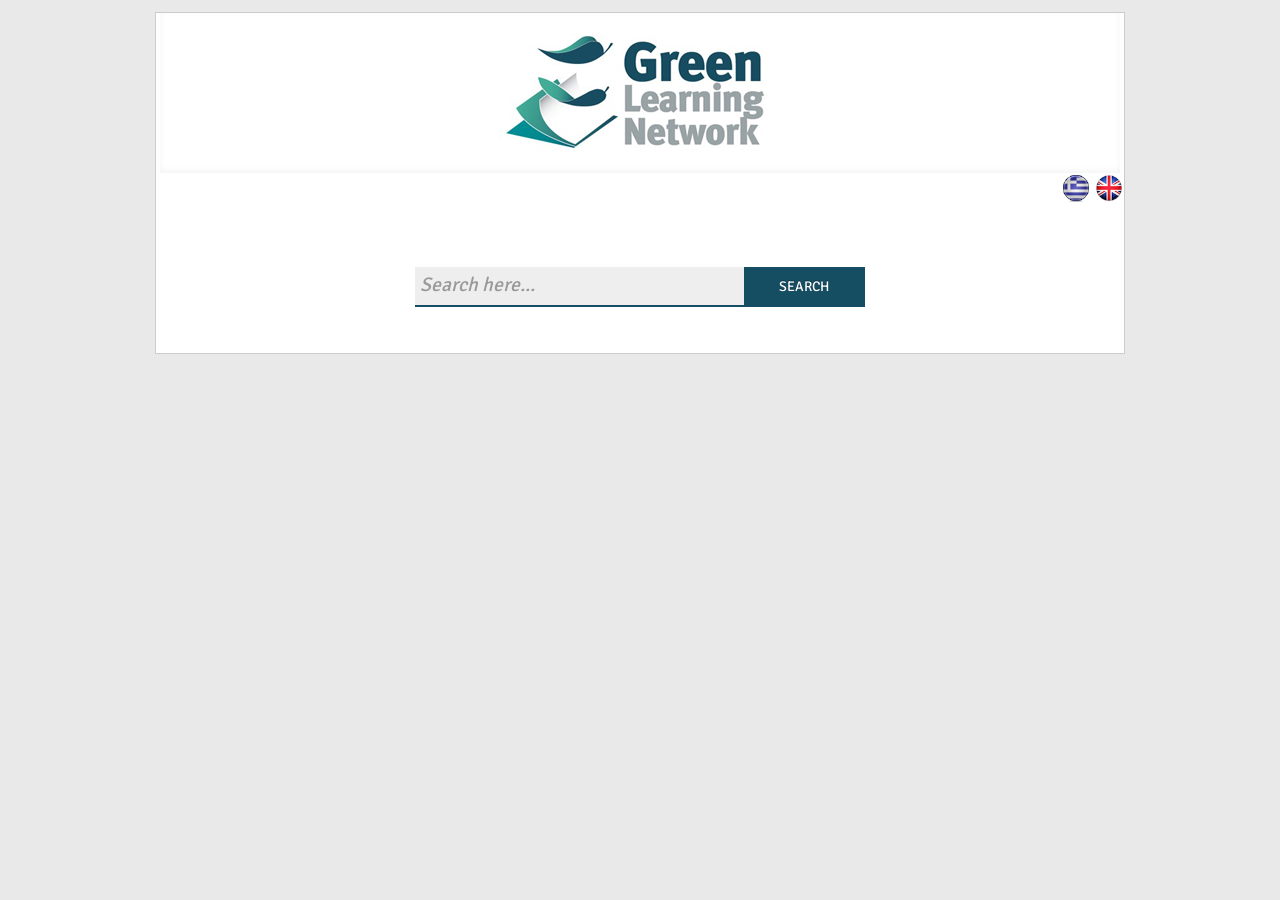
<file: index.html>
<!DOCTYPE html>
<html>
<head>
	<meta charset="UTF-8">
    <link href="http://fonts.googleapis.com/css?family=Signika" rel='stylesheet' type='text/css'>
    <link rel="apple-touch-icon" href="assets/images/nhmc_icon.png"/>


		<title>Agro-Know Discovery</title>
		<!-- INCLUDE REQUIRED THIRD PARTY LIBRARY JAVASCRIPT AND CSS -->
		<meta content='width=device-width, initial-scale=1.0, maximum-scale=1.0, user-scalable=0' name='viewport' />
		<meta name="viewport" content="width=device-width" />
		<!-- define the base url -->
		<!-- 	<base href="/Users/higher2fly/Agro-Know/projects_UX/gfsp/"> -->
		<!-- 	<base href="greenlearningnetwork.com/gfsp/"> -->
		<!-- get base url dynamically to avoid collisions between 'www.domain...' and 'domain...' -->
		<script>
	      document.write('<base href="' + document.location + '" />');
		</script>

		<link href='http://fonts.googleapis.com/css?family=Open+Sans:400,600,700,300' rel='stylesheet' type='text/css'>
		<link rel="stylesheet" type="text/css" href="css/bootstrap.css" />

		<link rel="stylesheet/less" type="text/css" href="css/style.less" />


</head>

<body ng-app="akListing" ng-cloak>
		<div id="wrap" ng-controller="mainController" ng-init="init_language()" >
			<header ></header>

			<!-- Language-->
			 <div class="languages_block">
				 <a href="javascript:;" ng-click="change_language('el')"><img src="assets/images/flag_gr_round.png" ></a>
				 <a href="javascript:;" ng-click="change_language('en')"><img src="assets/images/flag_en_round.png" ></a>
			 </div>
			<!-- / Language -->

			<div id="akListing"> <!-- class="col-xs-12 col-sm-12 col-md-12" -->
		        <div ng-view>
				</div>
			</div>

			<!--<footer  class="col-xs-12 col-sm-12 col-md-12">
				sometext
			</footer>-->
		</div>
		<div id="address_footer"><p class="aligncenter">&nbsp;</p></div>

	<!-- ----------- -->
	<!-- angular -->
	<script type="text/javascript" src="lib/angular.min.js"></script>
	<script type="text/javascript" src="lib/angular-route.min.js"></script>
	<script type="text/javascript" src="lib/ui-bootstrap-0.10.0.min.js"></script>

	<!-- less -->
	<script src="lib/less-1.5.0.min.js" type="text/javascript"></script>

	<!-- app & controllers -->
	<script type="text/javascript" src="app/app.js"></script>
	<script type="text/javascript" src="app/controllers/mainController.js"></script>
	<script type="text/javascript" src="app/controllers/search/listingController.js"></script>
	<script type="text/javascript" src="app/controllers/search/paginationController.js"></script>
	<script type="text/javascript" src="app/controllers/search/facetsController.js"></script>
	<script type="text/javascript" src="app/controllers/view_item/viewItemController.js"></script>

	<!-- JIRA BUGS REPORTING -->
    <!-- <script type="text/javascript" src="https://agroknow.atlassian.net/s/d41d8cd98f00b204e9800998ecf8427e/en_US-95vtla/6322/8/1.4.11/_/download/batch/com.atlassian.jira.collector.plugin.jira-issue-collector-plugin:issuecollector/com.atlassian.jira.collector.plugin.jira-issue-collector-plugin:issuecollector.js?collectorId=7bdc0edb"></script> -->



</body>

</html>
</file>
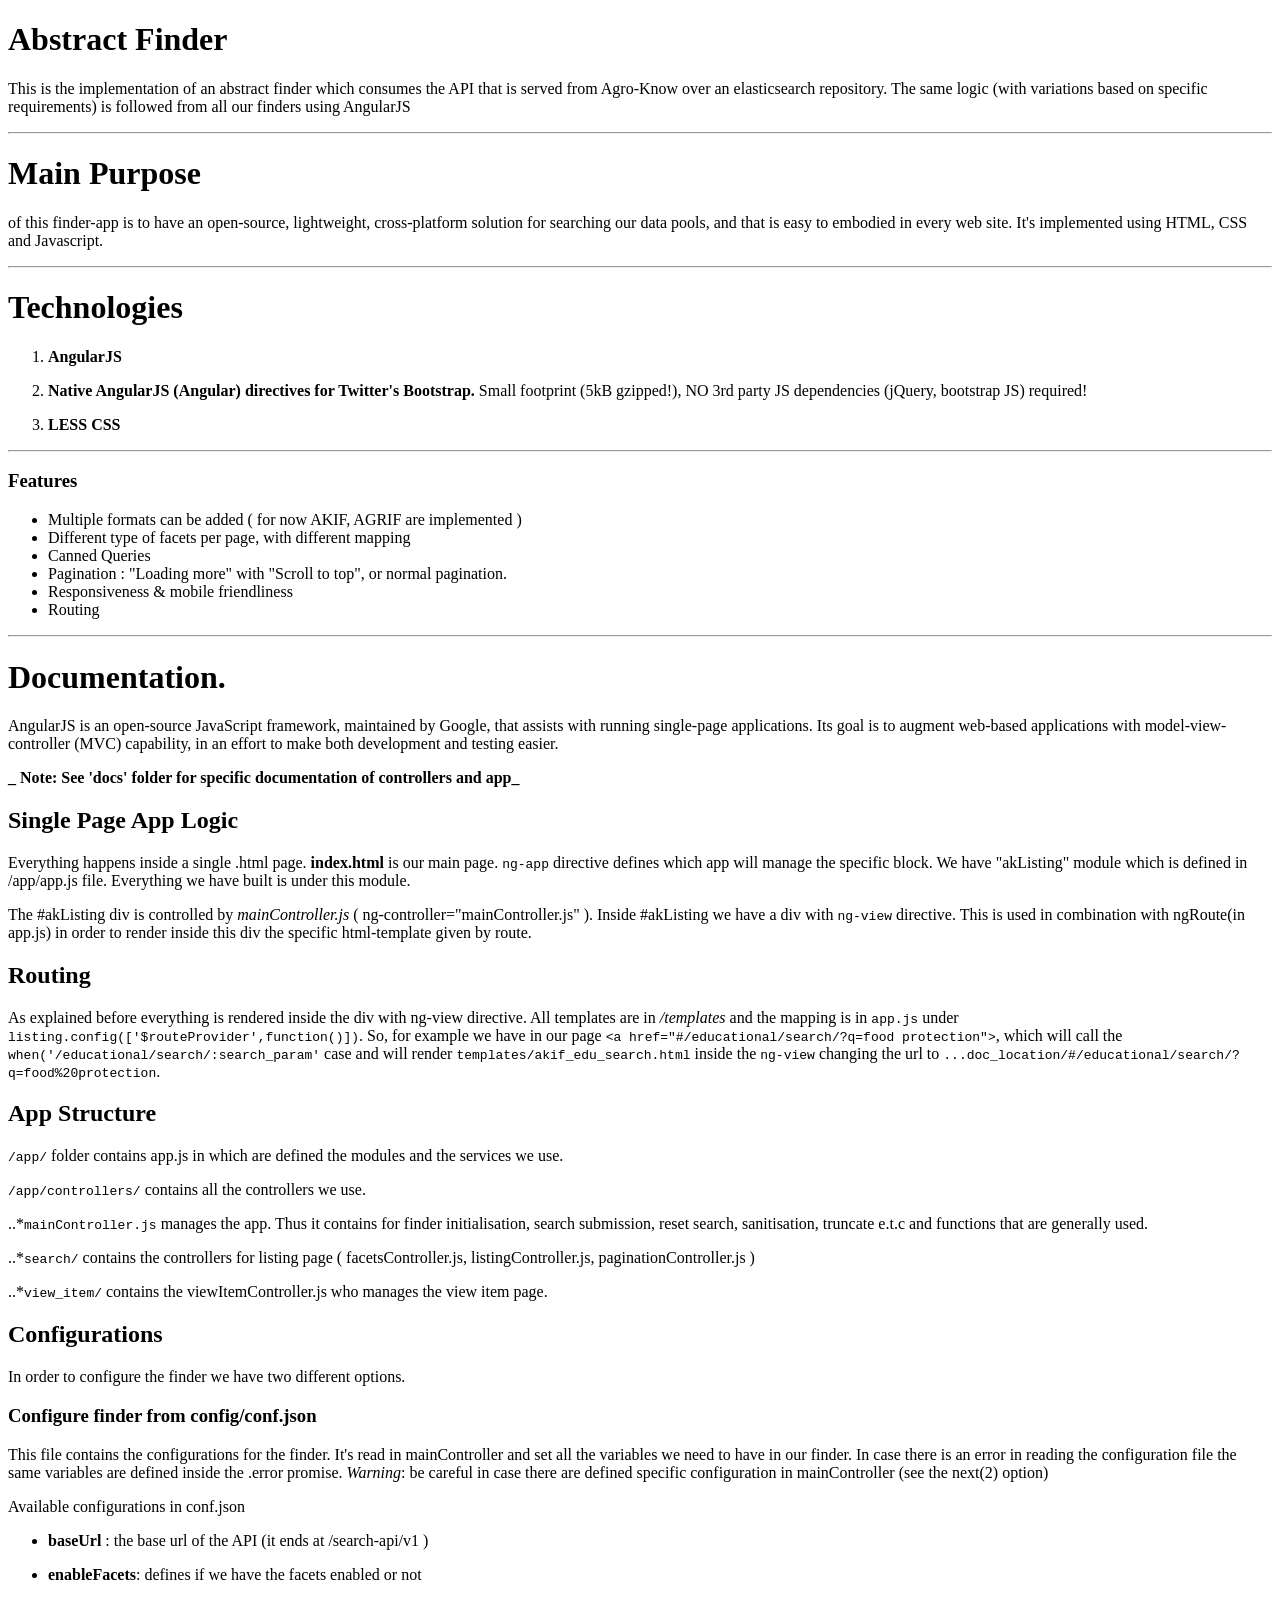
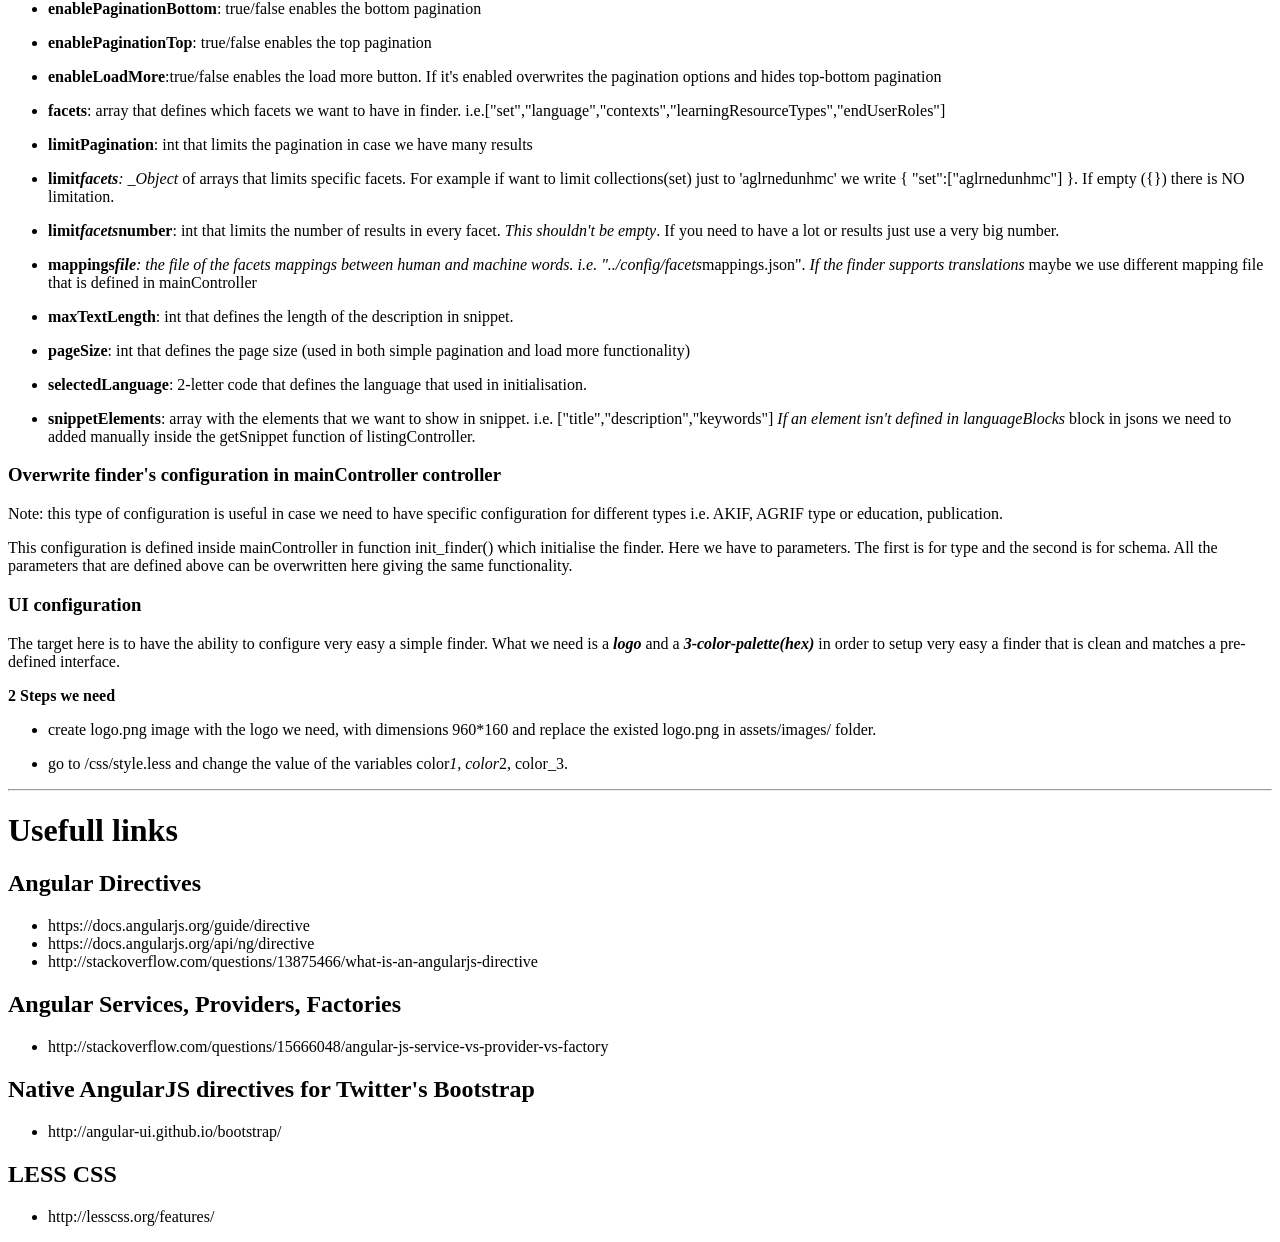
<file: README.html>
<!DOCTYPE html>
<html xmlns="http://www.w3.org/1999/xhtml">
<head>
<meta name="generator" content="HTML Tidy for HTML5 (experimental) for Mac OS X https://github.com/w3c/tidy-html5/tree/c63cc39" />
<meta charset="UTF-8" />
<title>README</title>
<meta name="generator" content="iA Writer for Mac 1.5.1 (5593)" />
<meta name="description" content="" />
<meta name="keywords" content="" />
</head>
<body>
<h1>Abstract Finder</h1>
<p>This is the implementation of an abstract finder which consumes the API that is served from Agro-Know over an elasticsearch repository. The same logic (with variations based on specific requirements) is followed from all our finders using AngularJS</p>
<hr />
<h1>Main Purpose</h1>
<p>of this finder-app is to have an open-source, lightweight, cross-platform solution for searching our data pools, and that is easy to embodied in every web site. It's implemented using HTML, CSS and Javascript.</p>
<hr />
<h1>Technologies</h1>
<ol>
<li>
<p><strong>AngularJS</strong></p>
</li>
<li>
<p><strong>Native AngularJS (Angular) directives for Twitter's Bootstrap.</strong> Small footprint (5kB gzipped!), NO 3rd party JS dependencies (jQuery, bootstrap JS) required!</p>
</li>
<li>
<p><strong>LESS CSS</strong></p>
</li>
</ol>
<hr />
<h3>Features</h3>
<ul>
<li>Multiple formats can be added ( for now AKIF, AGRIF are implemented )</li>
<li>Different type of facets per page, with different mapping</li>
<li>Canned Queries</li>
<li>Pagination : "Loading more" with "Scroll to top", or normal pagination.</li>
<li>Responsiveness &amp; mobile friendliness</li>
<li>Routing</li>
</ul>
<hr />
<h1>Documentation.</h1>
<p>AngularJS is an open-source JavaScript framework, maintained by Google, that assists with running single-page applications. Its goal is to augment web-based applications with model-view-controller (MVC) capability, in an effort to make both development and testing easier.</p>
<p><strong>_ Note: See 'docs' folder for specific documentation of controllers and app_</strong></p>
<h2>Single Page App Logic</h2>
<p>Everything happens inside a single .html page. <strong>index.html</strong> is our main page. <code>ng-app</code> directive defines which app will manage the specific block. We have "akListing" module which is defined in /app/app.js file. Everything we have built is under this module.</p>
<p>The #akListing div is controlled by <em>mainController.js</em> ( ng-controller="mainController.js" ). Inside #akListing we have a div with <code>ng-view</code> directive. This is used in combination with ngRoute(in app.js) in order to render inside this div the specific html-template given by route.</p>
<h2>Routing</h2>
<p>As explained before everything is rendered inside the div with ng-view directive. All templates are in <em>/templates</em> and the mapping is in <code>app.js</code> under <code>listing.config(['$routeProvider',function()])</code>. So, for example we have in our page <code>&lt;a href="#/educational/search/?q=food protection"&gt;</code>, which will call the <code>when('/educational/search/:search_param'</code> case and will render <code>templates/akif_edu_search.html</code> inside the <code>ng-view</code> changing the url to <code>...doc_location/#/educational/search/?q=food%20protection</code>.</p>
<h2>App Structure</h2>
<p><code>/app/</code> folder contains app.js in which are defined the modules and the services we use.</p>
<p><code>/app/controllers/</code> contains all the controllers we use.</p>
<p>..*<code>mainController.js</code> manages the app. Thus it contains for finder initialisation, search submission, reset search, sanitisation, truncate e.t.c and functions that are generally used.</p>
<p>..*<code>search/</code> contains the controllers for listing page ( facetsController.js, listingController.js, paginationController.js )</p>
<p>..*<code>view_item/</code> contains the viewItemController.js who manages the view item page.</p>
<h2>Configurations</h2>
<p>In order to configure the finder we have two different options.</p>
<h3><strong>Configure finder from config/conf.json</strong></h3>
<p>This file contains the configurations for the finder. It's read in mainController and set all the variables we need to have in our finder. In case there is an error in reading the configuration file the same variables are defined inside the .error promise. <em>Warning</em>: be careful in case there are defined specific configuration in mainController (see the next(2) option)</p>
<p>Available configurations in conf.json</p>
<ul>
<li>
<p><strong>baseUrl</strong> : the base url of the API (it ends at /search-api/v1 )</p>
</li>
<li>
<p><strong>enableFacets</strong>: defines if we have the facets enabled or not</p>
</li>
<li>
<p><strong>enablePaginationBottom</strong>: true/false enables the bottom pagination</p>
</li>
<li>
<p><strong>enablePaginationTop</strong>: true/false enables the top pagination</p>
</li>
<li>
<p><strong>enableLoadMore</strong>:true/false enables the load more button. If it's enabled overwrites the pagination options and hides top-bottom pagination</p>
</li>
<li>
<p><strong>facets</strong>: array that defines which facets we want to have in finder. i.e.["set","language","contexts","learningResourceTypes","endUserRoles"]</p>
</li>
<li>
<p><strong>limitPagination</strong>: int that limits the pagination in case we have many results</p>
</li>
<li>
<p><strong>limit<em>facets</em></strong><em>: _Object</em> of arrays that limits specific facets. For example if want to limit collections(set) just to 'aglrnedunhmc' we write { "set":["aglrnedunhmc"] }. If empty ({}) there is NO limitation.</p>
</li>
<li>
<p><strong>limit<em>facets</em>number</strong>: int that limits the number of results in every facet. <em>This shouldn't be empty</em>. If you need to have a lot or results just use a very big number.</p>
</li>
<li>
<p><strong>mappings<em>file</em></strong><em>: the file of the facets mappings between human and machine words. i.e. "../config/facets</em>mappings.json". <em>If the finder supports translations</em> maybe we use different mapping file that is defined in mainController</p>
</li>
<li>
<p><strong>maxTextLength</strong>: int that defines the length of the description in snippet.</p>
</li>
<li>
<p><strong>pageSize</strong>: int that defines the page size (used in both simple pagination and load more functionality)</p>
</li>
<li>
<p><strong>selectedLanguage</strong>: 2-letter code that defines the language that used in initialisation.</p>
</li>
<li>
<p><strong>snippetElements</strong>: array with the elements that we want to show in snippet. i.e. ["title","description","keywords"] <em>If an element isn't defined in languageBlocks</em> block in jsons we need to added manually inside the getSnippet function of listingController.</p>
</li>
</ul>
<h3><strong>Overwrite finder's configuration in mainController controller</strong></h3>
<p>Note: this type of configuration is useful in case we need to have specific configuration for different types i.e. AKIF, AGRIF type or education, publication.</p>
<p>This configuration is defined inside mainController in function init_finder() which initialise the finder. Here we have to parameters. The first is for type and the second is for schema. All the parameters that are defined above can be overwritten here giving the same functionality.</p>
<h3>UI configuration</h3>
<p>The target here is to have the ability to configure very easy a simple finder. What we need is a <em><strong>logo</strong></em> and a <em><strong>3-color-palette(hex)</strong></em> in order to setup very easy a finder that is clean and matches a pre-defined interface.</p>
<p><strong>2 Steps we need</strong></p>
<ul>
<li>
<p>create logo.png image with the logo we need, with dimensions 960*160 and replace the existed logo.png in assets/images/ folder.</p>
</li>
<li>
<p>go to /css/style.less and change the value of the variables color<em>1, color</em>2, color_3.</p>
</li>
</ul>
<hr />
<h1>Usefull links</h1>
<h2>Angular Directives</h2>
<ul>
<li>https://docs.angularjs.org/guide/directive</li>
<li>https://docs.angularjs.org/api/ng/directive</li>
<li>http://stackoverflow.com/questions/13875466/what-is-an-angularjs-directive</li>
</ul>
<h2>Angular Services, Providers, Factories</h2>
<ul>
<li>http://stackoverflow.com/questions/15666048/angular-js-service-vs-provider-vs-factory</li>
</ul>
<h2>Native AngularJS directives for Twitter's Bootstrap</h2>
<ul>
<li>http://angular-ui.github.io/bootstrap/</li>
</ul>
<h2>LESS CSS</h2>
<ul>
<li>http://lesscss.org/features/</li>
</ul>
</body>
</html>
</file>
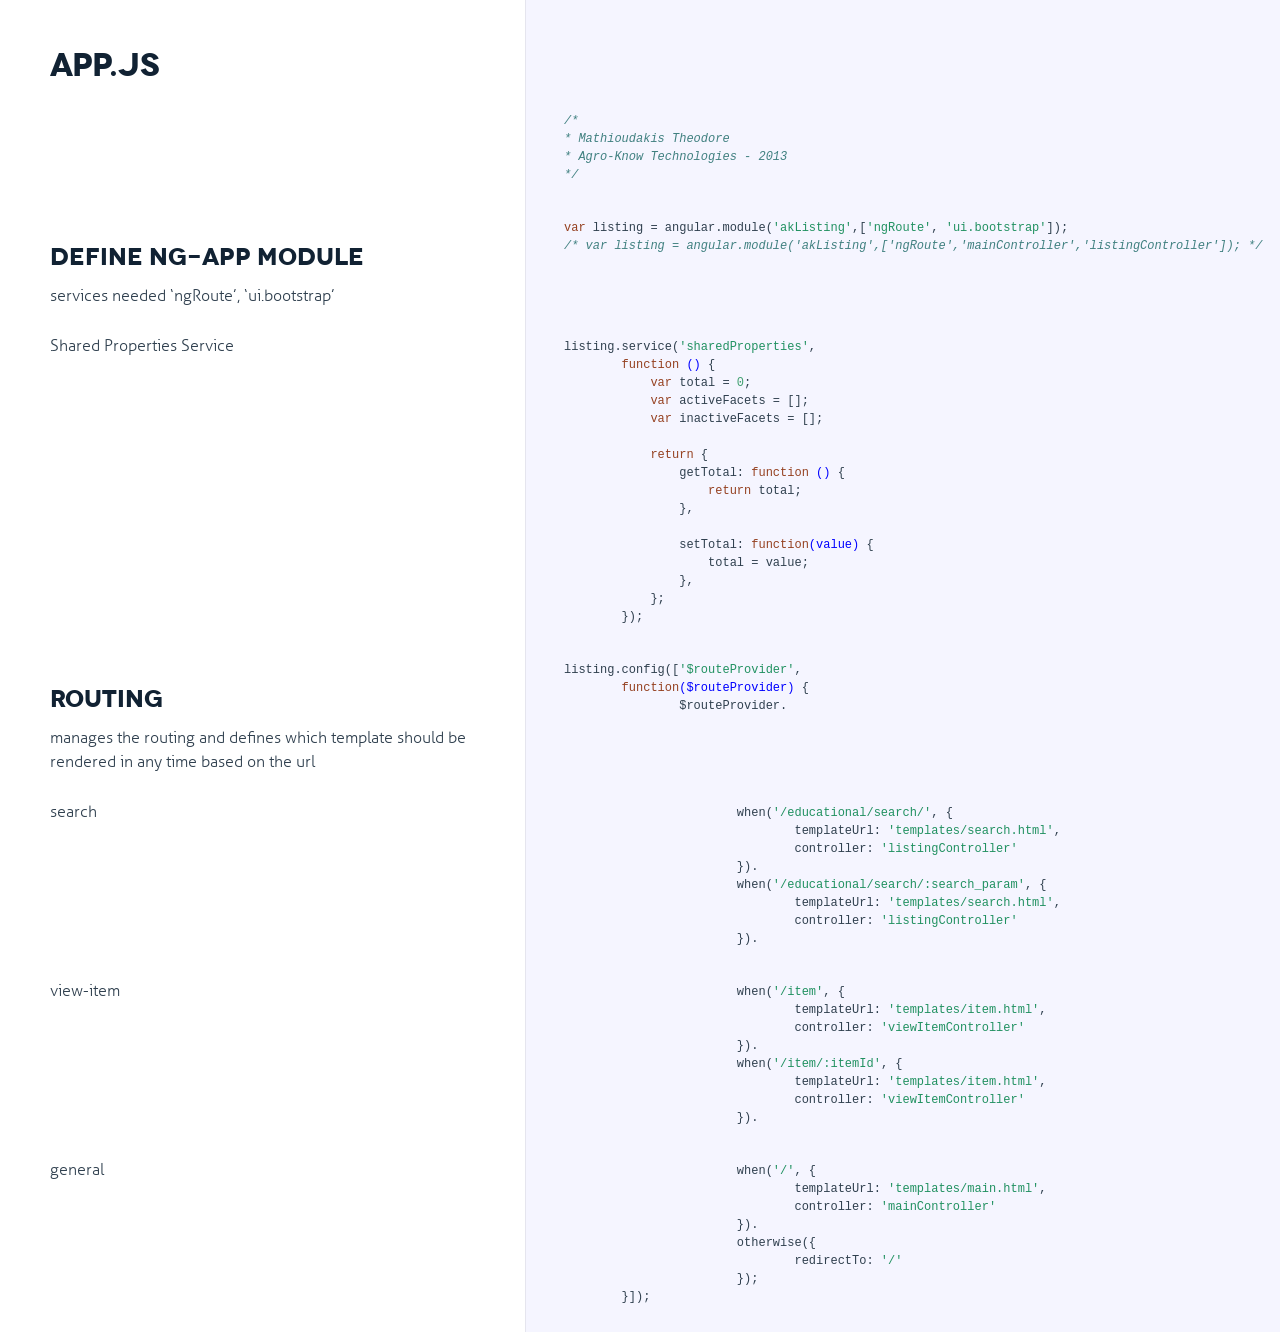
<file: docs/app.html>
<!DOCTYPE html>

<html>
<head>
  <title>app.js</title>
  <meta http-equiv="content-type" content="text/html; charset=UTF-8">
  <meta name="viewport" content="width=device-width, target-densitydpi=160dpi, initial-scale=1.0; maximum-scale=1.0; user-scalable=0;">
  <link rel="stylesheet" media="all" href="docco.css" />
</head>
<body>
  <div id="container">
    <div id="background"></div>
    
    <ul class="sections">
        
          <li id="title">
              <div class="annotation">
                  <h1>app.js</h1>
              </div>
          </li>
        
        
        
        <li id="section-1">
            <div class="annotation">
              
              <div class="pilwrap ">
                <a class="pilcrow" href="#section-1">&#182;</a>
              </div>
              
            </div>
            
            <div class="content"><div class='highlight'><pre><span class="hljs-comment">/*
* Mathioudakis Theodore
* Agro-Know Technologies - 2013
*/</span></pre></div></div>
            
        </li>
        
        
        <li id="section-2">
            <div class="annotation">
              
              <div class="pilwrap ">
                <a class="pilcrow" href="#section-2">&#182;</a>
              </div>
              <h2 id="define-ng-app-module">Define ng-app module</h2>
<p>services needed ‘ngRoute’, ‘ui.bootstrap’</p>

            </div>
            
            <div class="content"><div class='highlight'><pre><span class="hljs-keyword">var</span> listing = angular.module(<span class="hljs-string">'akListing'</span>,[<span class="hljs-string">'ngRoute'</span>, <span class="hljs-string">'ui.bootstrap'</span>]);
<span class="hljs-comment">/* var listing = angular.module('akListing',['ngRoute','mainController','listingController']); */</span></pre></div></div>
            
        </li>
        
        
        <li id="section-3">
            <div class="annotation">
              
              <div class="pilwrap ">
                <a class="pilcrow" href="#section-3">&#182;</a>
              </div>
              <p>Shared Properties Service</p>

            </div>
            
            <div class="content"><div class='highlight'><pre>listing.service(<span class="hljs-string">'sharedProperties'</span>,
	<span class="hljs-function"><span class="hljs-keyword">function</span> <span class="hljs-params">()</span> {</span>
	    <span class="hljs-keyword">var</span> total = <span class="hljs-number">0</span>;
	    <span class="hljs-keyword">var</span> activeFacets = [];
	    <span class="hljs-keyword">var</span> inactiveFacets = [];

	    <span class="hljs-keyword">return</span> {
	        getTotal: <span class="hljs-function"><span class="hljs-keyword">function</span> <span class="hljs-params">()</span> {</span>
	            <span class="hljs-keyword">return</span> total;
	        },

	        setTotal: <span class="hljs-function"><span class="hljs-keyword">function</span><span class="hljs-params">(value)</span> {</span>
	            total = value;
	        },
	    };
	});</pre></div></div>
            
        </li>
        
        
        <li id="section-4">
            <div class="annotation">
              
              <div class="pilwrap ">
                <a class="pilcrow" href="#section-4">&#182;</a>
              </div>
              <h2 id="routing">Routing</h2>
<p>manages the routing and defines which template should be rendered in any time based on the url</p>

            </div>
            
            <div class="content"><div class='highlight'><pre>listing.config([<span class="hljs-string">'$routeProvider'</span>,
	<span class="hljs-function"><span class="hljs-keyword">function</span><span class="hljs-params">($routeProvider)</span> {</span>
		$routeProvider.</pre></div></div>
            
        </li>
        
        
        <li id="section-5">
            <div class="annotation">
              
              <div class="pilwrap ">
                <a class="pilcrow" href="#section-5">&#182;</a>
              </div>
              <p>search</p>

            </div>
            
            <div class="content"><div class='highlight'><pre>			when(<span class="hljs-string">'/educational/search/'</span>, {
				templateUrl: <span class="hljs-string">'templates/search.html'</span>,
				controller: <span class="hljs-string">'listingController'</span>
			}).
			when(<span class="hljs-string">'/educational/search/:search_param'</span>, {
				templateUrl: <span class="hljs-string">'templates/search.html'</span>,
				controller: <span class="hljs-string">'listingController'</span>
			}).</pre></div></div>
            
        </li>
        
        
        <li id="section-6">
            <div class="annotation">
              
              <div class="pilwrap ">
                <a class="pilcrow" href="#section-6">&#182;</a>
              </div>
              <p>view-item</p>

            </div>
            
            <div class="content"><div class='highlight'><pre>			when(<span class="hljs-string">'/item'</span>, {
				templateUrl: <span class="hljs-string">'templates/item.html'</span>,
				controller: <span class="hljs-string">'viewItemController'</span>
			}).
			when(<span class="hljs-string">'/item/:itemId'</span>, {
				templateUrl: <span class="hljs-string">'templates/item.html'</span>,
				controller: <span class="hljs-string">'viewItemController'</span>
			}).</pre></div></div>
            
        </li>
        
        
        <li id="section-7">
            <div class="annotation">
              
              <div class="pilwrap ">
                <a class="pilcrow" href="#section-7">&#182;</a>
              </div>
              <p>general</p>

            </div>
            
            <div class="content"><div class='highlight'><pre>			when(<span class="hljs-string">'/'</span>, {
				templateUrl: <span class="hljs-string">'templates/main.html'</span>,
				controller: <span class="hljs-string">'mainController'</span>
			}).
			otherwise({
				redirectTo: <span class="hljs-string">'/'</span>
			});
	}]);</pre></div></div>
            
        </li>
        
    </ul>
  </div>
</body>
</html>
</file>
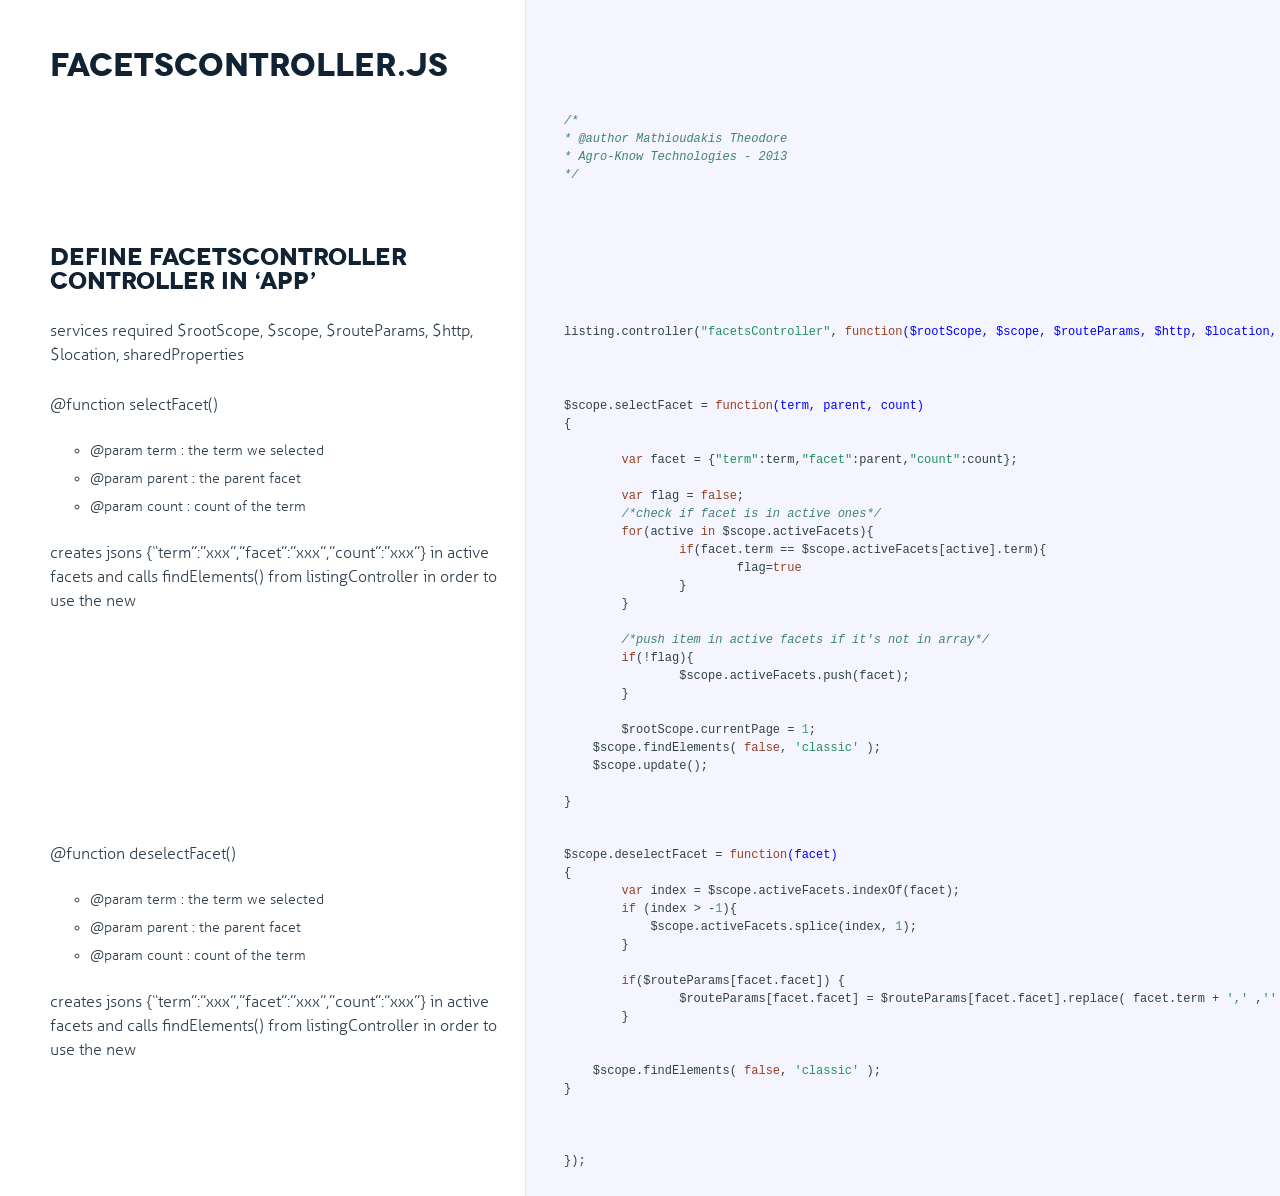
<file: docs/facetsController.html>
<!DOCTYPE html>

<html>
<head>
  <title>facetsController.js</title>
  <meta http-equiv="content-type" content="text/html; charset=UTF-8">
  <meta name="viewport" content="width=device-width, target-densitydpi=160dpi, initial-scale=1.0; maximum-scale=1.0; user-scalable=0;">
  <link rel="stylesheet" media="all" href="docco.css" />
</head>
<body>
  <div id="container">
    <div id="background"></div>
    
    <ul class="sections">
        
          <li id="title">
              <div class="annotation">
                  <h1>facetsController.js</h1>
              </div>
          </li>
        
        
        
        <li id="section-1">
            <div class="annotation">
              
              <div class="pilwrap ">
                <a class="pilcrow" href="#section-1">&#182;</a>
              </div>
              
            </div>
            
            <div class="content"><div class='highlight'><pre><span class="hljs-comment">/*
* @author Mathioudakis Theodore
* Agro-Know Technologies - 2013
*/</span></pre></div></div>
            
        </li>
        
        
        <li id="section-2">
            <div class="annotation">
              
              <div class="pilwrap ">
                <a class="pilcrow" href="#section-2">&#182;</a>
              </div>
              <h2 id="define-facetscontroller-controller-in-app-">Define facetsController controller in ‘app’</h2>

            </div>
            
        </li>
        
        
        <li id="section-3">
            <div class="annotation">
              
              <div class="pilwrap ">
                <a class="pilcrow" href="#section-3">&#182;</a>
              </div>
              <p>services required $rootScope, $scope, $routeParams, $http, $location, sharedProperties</p>

            </div>
            
            <div class="content"><div class='highlight'><pre>listing.controller(<span class="hljs-string">"facetsController"</span>, <span class="hljs-function"><span class="hljs-keyword">function</span><span class="hljs-params">($rootScope, $scope, $routeParams, $http, $location, sharedProperties)</span>{</span></pre></div></div>
            
        </li>
        
        
        <li id="section-4">
            <div class="annotation">
              
              <div class="pilwrap ">
                <a class="pilcrow" href="#section-4">&#182;</a>
              </div>
              <p>@function selectFacet()</p>
<ul>
<li>@param term : the term we selected</li>
<li>@param parent : the parent facet</li>
<li>@param count : count of the term</li>
</ul>
<p>creates jsons {“term”:”xxx”,”facet”:”xxx”,”count”:”xxx”}
in active facets and calls findElements() from listingController in order to use the new</p>

            </div>
            
            <div class="content"><div class='highlight'><pre>$scope.selectFacet = <span class="hljs-function"><span class="hljs-keyword">function</span><span class="hljs-params">(term, parent, count)</span>
{</span>

	<span class="hljs-keyword">var</span> facet = {<span class="hljs-string">"term"</span>:term,<span class="hljs-string">"facet"</span>:parent,<span class="hljs-string">"count"</span>:count};

	<span class="hljs-keyword">var</span> flag = <span class="hljs-literal">false</span>;
	<span class="hljs-comment">/*check if facet is in active ones*/</span>
	<span class="hljs-keyword">for</span>(active <span class="hljs-keyword">in</span> $scope.activeFacets){
		<span class="hljs-keyword">if</span>(facet.term == $scope.activeFacets[active].term){
			flag=<span class="hljs-literal">true</span>
		}
	}

	<span class="hljs-comment">/*push item in active facets if it's not in array*/</span>
	<span class="hljs-keyword">if</span>(!flag){
		$scope.activeFacets.push(facet);
	}

	$rootScope.currentPage = <span class="hljs-number">1</span>;
    $scope.findElements( <span class="hljs-literal">false</span>, <span class="hljs-string">'classic'</span> );
    $scope.update();

}</pre></div></div>
            
        </li>
        
        
        <li id="section-5">
            <div class="annotation">
              
              <div class="pilwrap ">
                <a class="pilcrow" href="#section-5">&#182;</a>
              </div>
              <p>@function deselectFacet()</p>
<ul>
<li>@param term : the term we selected</li>
<li>@param parent : the parent facet</li>
<li>@param count : count of the term</li>
</ul>
<p>creates jsons {“term”:”xxx”,”facet”:”xxx”,”count”:”xxx”}
in active facets and calls findElements() from listingController in order to use the new</p>

            </div>
            
            <div class="content"><div class='highlight'><pre>$scope.deselectFacet = <span class="hljs-function"><span class="hljs-keyword">function</span><span class="hljs-params">(facet)</span>
{</span>
	<span class="hljs-keyword">var</span> index = $scope.activeFacets.indexOf(facet);
	<span class="hljs-keyword">if</span> (index &gt; -<span class="hljs-number">1</span>){
	    $scope.activeFacets.splice(index, <span class="hljs-number">1</span>);
	}

	<span class="hljs-keyword">if</span>($routeParams[facet.facet]) {
		$routeParams[facet.facet] = $routeParams[facet.facet].replace( facet.term + <span class="hljs-string">','</span> ,<span class="hljs-string">''</span> ).replace( <span class="hljs-string">','</span> + facet.term, <span class="hljs-string">''</span>);
	}


    $scope.findElements( <span class="hljs-literal">false</span>, <span class="hljs-string">'classic'</span> );
}



});</pre></div></div>
            
        </li>
        
    </ul>
  </div>
</body>
</html>
</file>
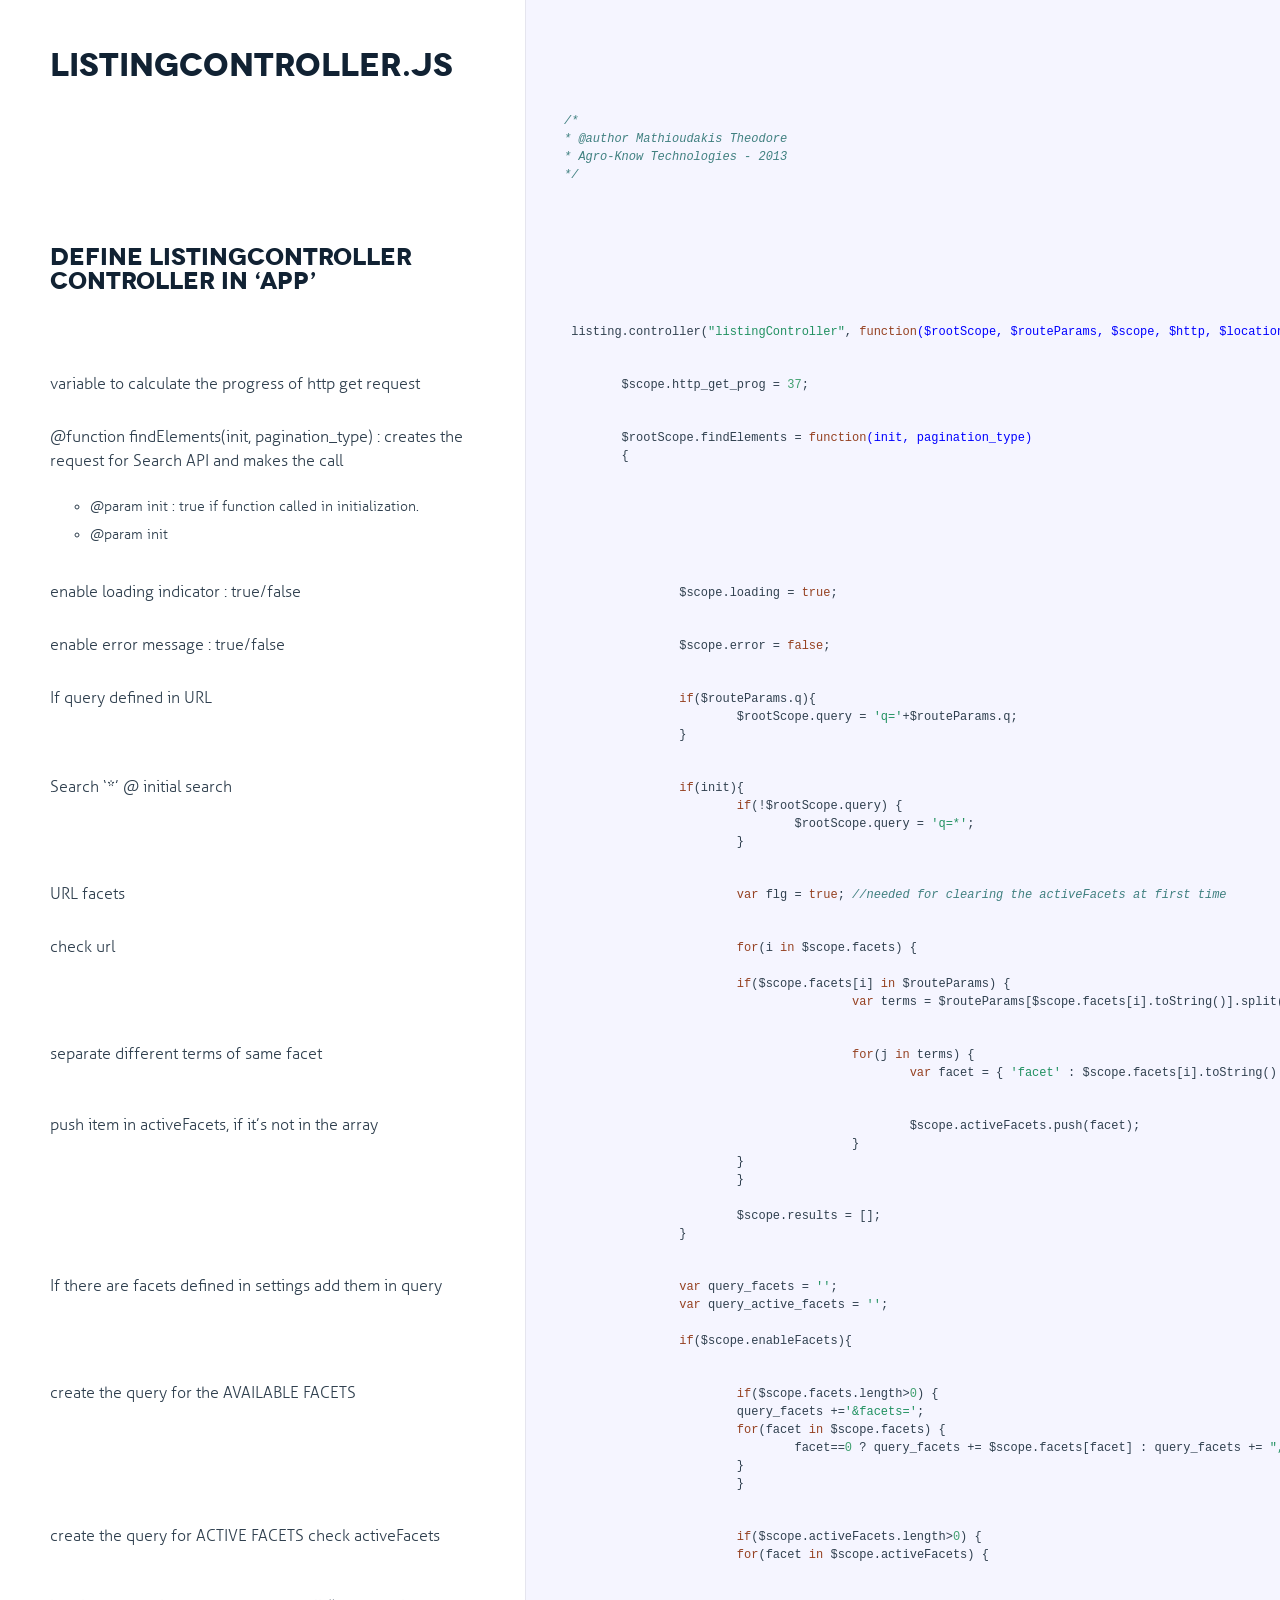
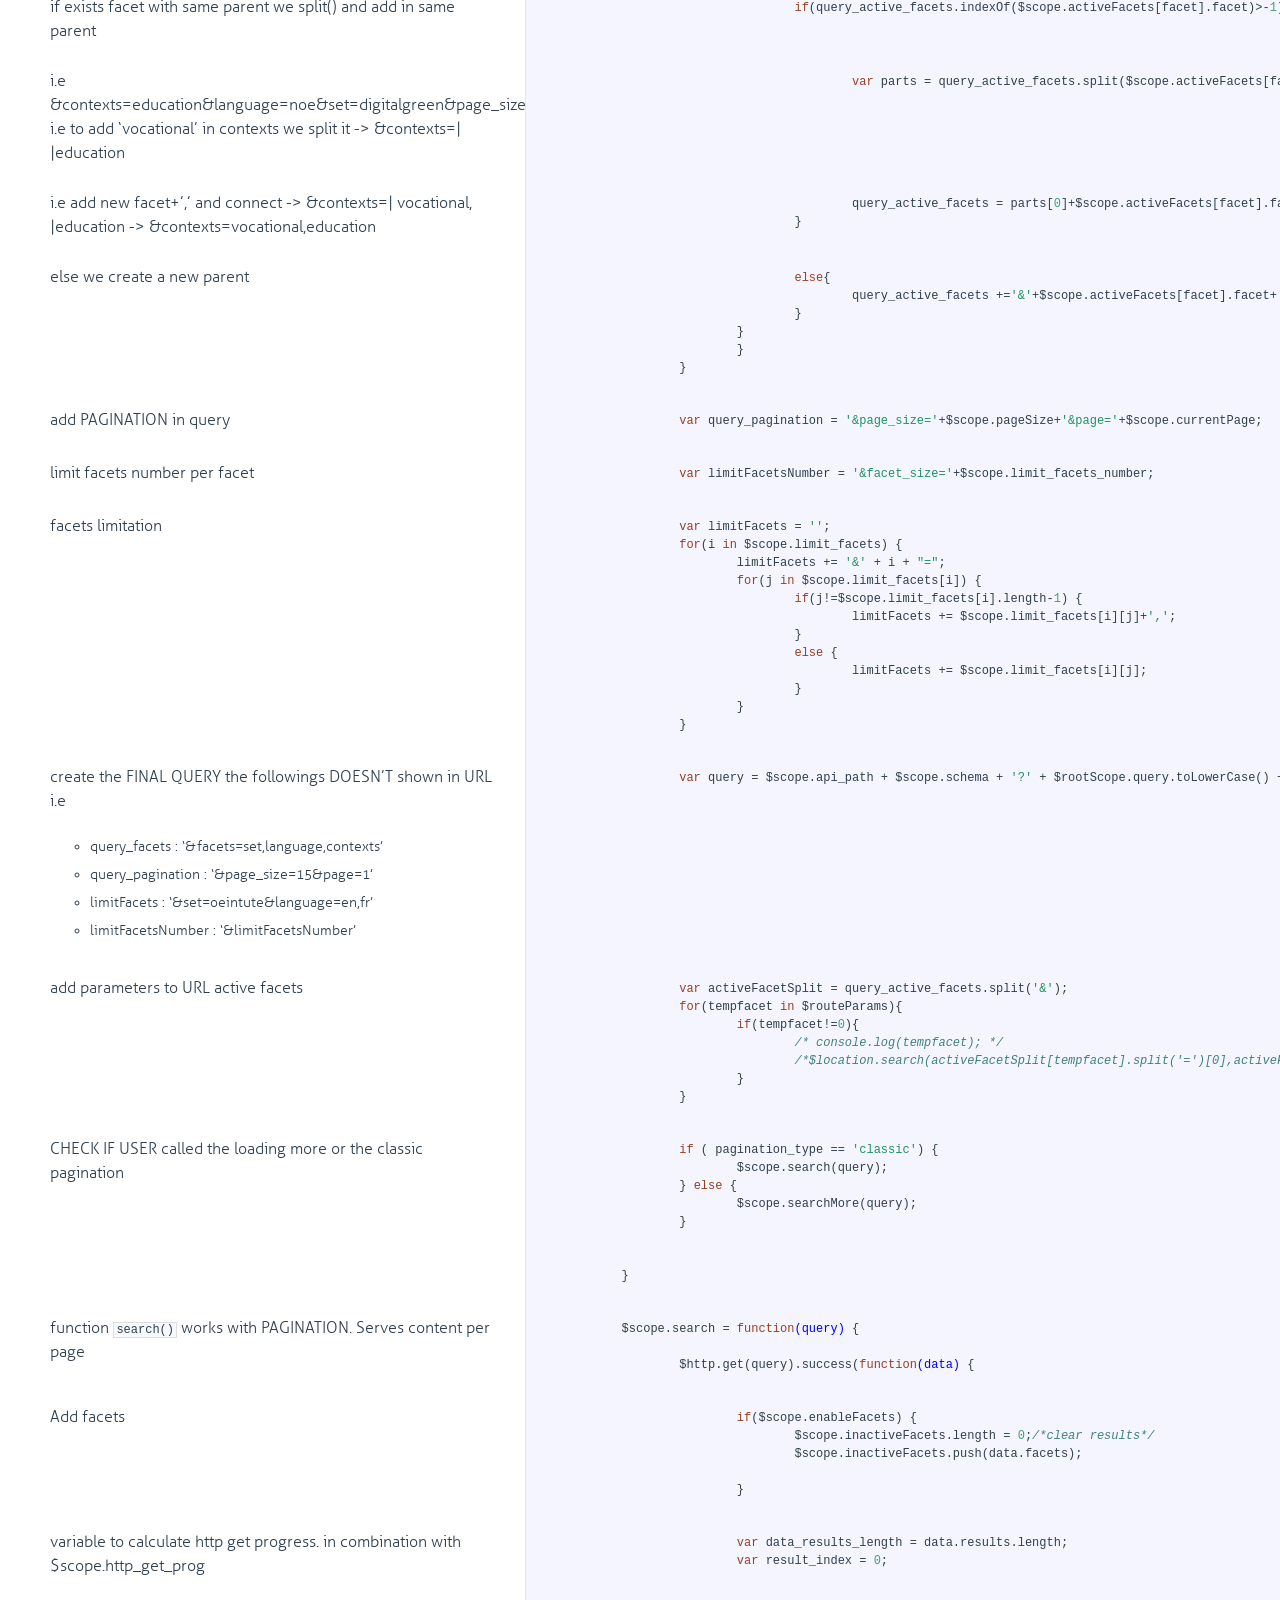
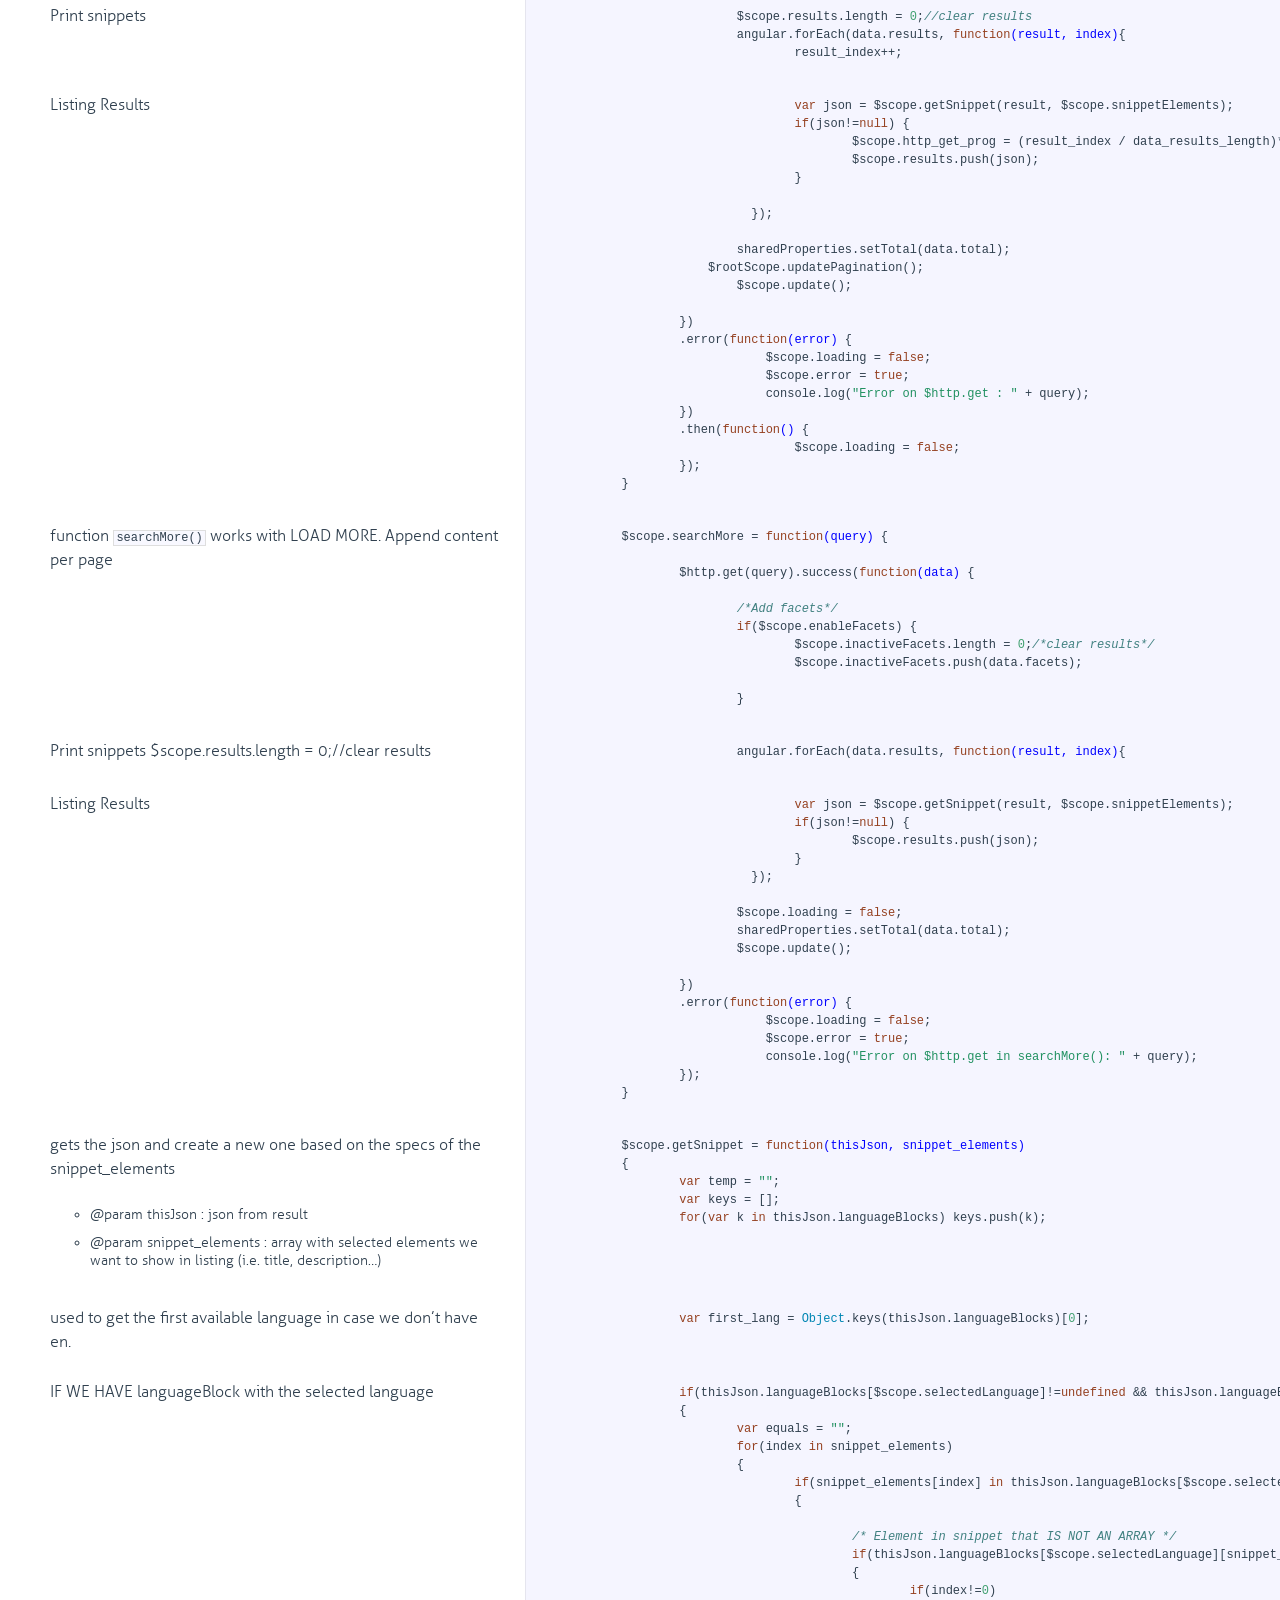
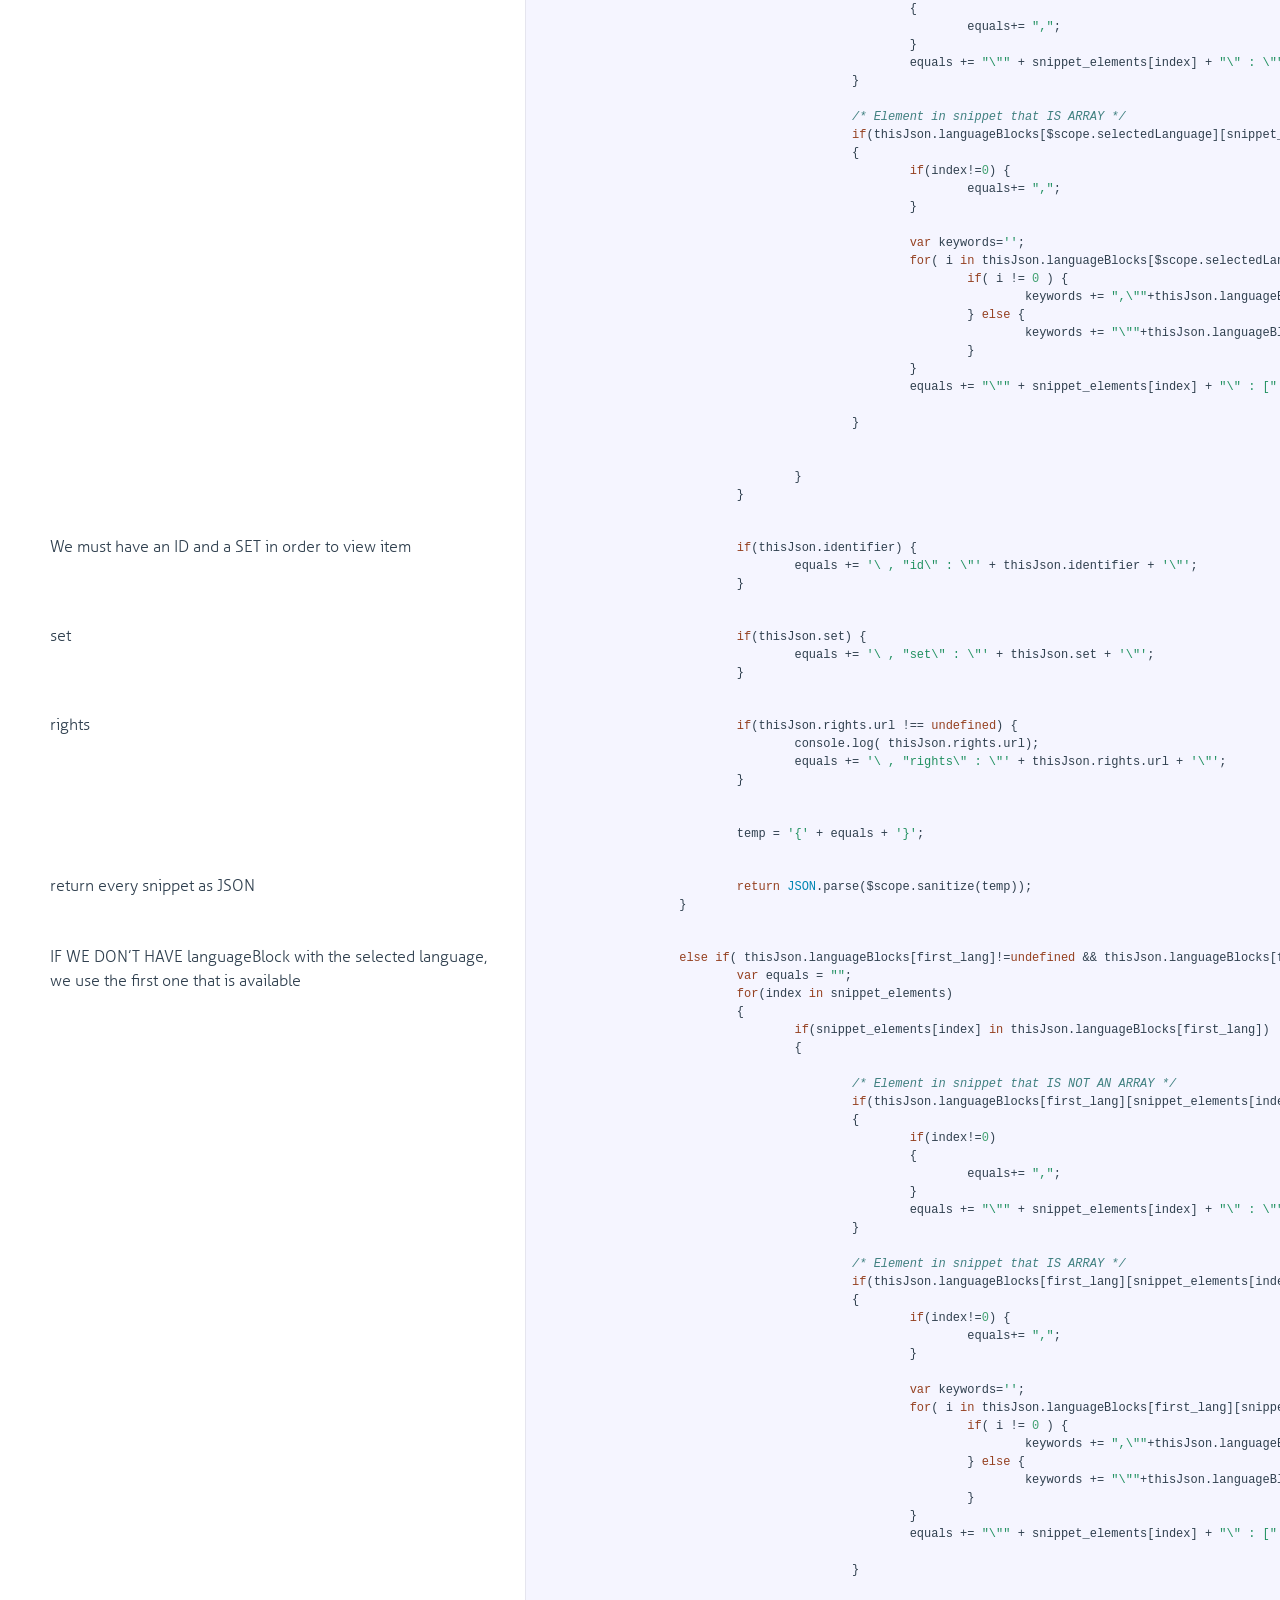
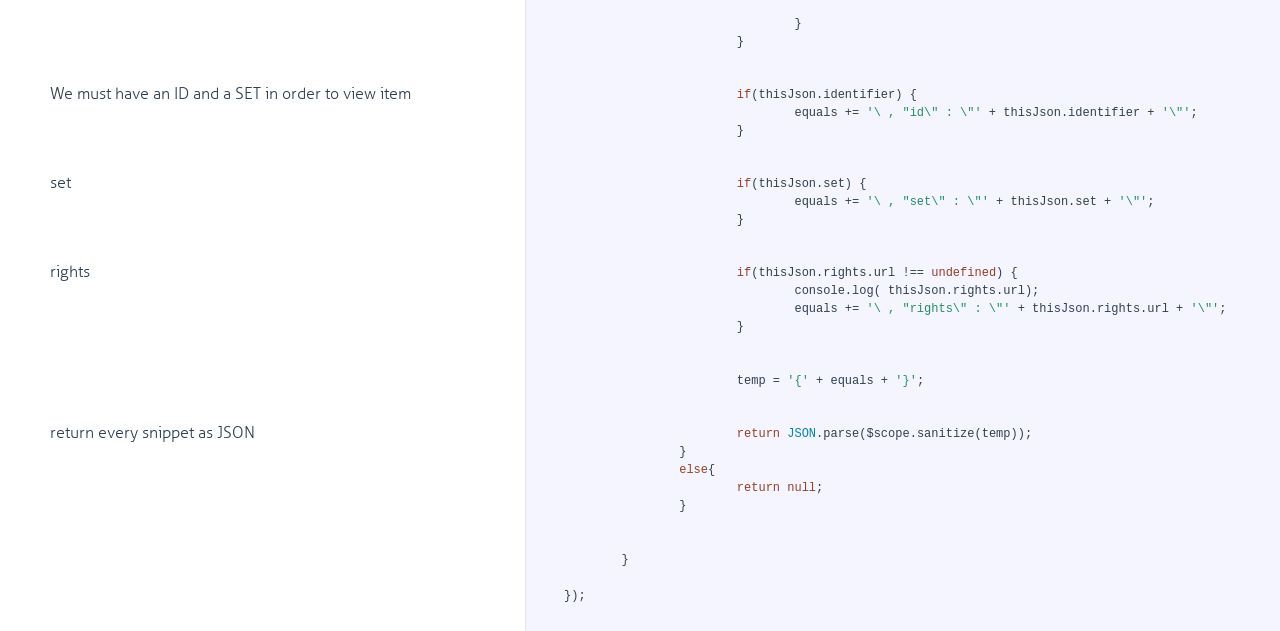
<file: docs/listingController.html>
<!DOCTYPE html>

<html>
<head>
  <title>listingController.js</title>
  <meta http-equiv="content-type" content="text/html; charset=UTF-8">
  <meta name="viewport" content="width=device-width, target-densitydpi=160dpi, initial-scale=1.0; maximum-scale=1.0; user-scalable=0;">
  <link rel="stylesheet" media="all" href="docco.css" />
</head>
<body>
  <div id="container">
    <div id="background"></div>
    
    <ul class="sections">
        
          <li id="title">
              <div class="annotation">
                  <h1>listingController.js</h1>
              </div>
          </li>
        
        
        
        <li id="section-1">
            <div class="annotation">
              
              <div class="pilwrap ">
                <a class="pilcrow" href="#section-1">&#182;</a>
              </div>
              
            </div>
            
            <div class="content"><div class='highlight'><pre><span class="hljs-comment">/*
* @author Mathioudakis Theodore
* Agro-Know Technologies - 2013
*/</span></pre></div></div>
            
        </li>
        
        
        <li id="section-2">
            <div class="annotation">
              
              <div class="pilwrap ">
                <a class="pilcrow" href="#section-2">&#182;</a>
              </div>
              <h2 id="define-listingcontroller-controller-in-app-">Define listingController controller in ‘app’</h2>

            </div>
            
        </li>
        
        
        <li id="section-3">
            <div class="annotation">
              
              <div class="pilwrap ">
                <a class="pilcrow" href="#section-3">&#182;</a>
              </div>
              
            </div>
            
            <div class="content"><div class='highlight'><pre>
 listing.controller(<span class="hljs-string">"listingController"</span>, <span class="hljs-function"><span class="hljs-keyword">function</span><span class="hljs-params">($rootScope, $routeParams, $scope, $http, $location, sharedProperties)</span>{</span></pre></div></div>
            
        </li>
        
        
        <li id="section-4">
            <div class="annotation">
              
              <div class="pilwrap ">
                <a class="pilcrow" href="#section-4">&#182;</a>
              </div>
              <p>variable to calculate the progress of http get request</p>

            </div>
            
            <div class="content"><div class='highlight'><pre>	$scope.http_get_prog = <span class="hljs-number">37</span>;</pre></div></div>
            
        </li>
        
        
        <li id="section-5">
            <div class="annotation">
              
              <div class="pilwrap ">
                <a class="pilcrow" href="#section-5">&#182;</a>
              </div>
              <p>@function findElements(init, pagination_type) : creates the request for Search API and makes the call</p>
<ul>
<li>@param init : true if function called in initialization.</li>
<li>@param init</li>
</ul>

            </div>
            
            <div class="content"><div class='highlight'><pre>	$rootScope.findElements = <span class="hljs-function"><span class="hljs-keyword">function</span><span class="hljs-params">(init, pagination_type)</span>
	{</span></pre></div></div>
            
        </li>
        
        
        <li id="section-6">
            <div class="annotation">
              
              <div class="pilwrap ">
                <a class="pilcrow" href="#section-6">&#182;</a>
              </div>
              <p>enable loading indicator : true/false</p>

            </div>
            
            <div class="content"><div class='highlight'><pre>		$scope.loading = <span class="hljs-literal">true</span>;</pre></div></div>
            
        </li>
        
        
        <li id="section-7">
            <div class="annotation">
              
              <div class="pilwrap ">
                <a class="pilcrow" href="#section-7">&#182;</a>
              </div>
              <p>enable error message : true/false</p>

            </div>
            
            <div class="content"><div class='highlight'><pre>		$scope.error = <span class="hljs-literal">false</span>;</pre></div></div>
            
        </li>
        
        
        <li id="section-8">
            <div class="annotation">
              
              <div class="pilwrap ">
                <a class="pilcrow" href="#section-8">&#182;</a>
              </div>
              <p>If query defined in URL</p>

            </div>
            
            <div class="content"><div class='highlight'><pre>		<span class="hljs-keyword">if</span>($routeParams.q){
			$rootScope.query = <span class="hljs-string">'q='</span>+$routeParams.q;
		}</pre></div></div>
            
        </li>
        
        
        <li id="section-9">
            <div class="annotation">
              
              <div class="pilwrap ">
                <a class="pilcrow" href="#section-9">&#182;</a>
              </div>
              <p>Search ‘*’ @ initial search</p>

            </div>
            
            <div class="content"><div class='highlight'><pre>		<span class="hljs-keyword">if</span>(init){
			<span class="hljs-keyword">if</span>(!$rootScope.query) {
				$rootScope.query = <span class="hljs-string">'q=*'</span>;
			}</pre></div></div>
            
        </li>
        
        
        <li id="section-10">
            <div class="annotation">
              
              <div class="pilwrap ">
                <a class="pilcrow" href="#section-10">&#182;</a>
              </div>
              <p>URL facets</p>

            </div>
            
            <div class="content"><div class='highlight'><pre>			<span class="hljs-keyword">var</span> flg = <span class="hljs-literal">true</span>; <span class="hljs-comment">//needed for clearing the activeFacets at first time</span></pre></div></div>
            
        </li>
        
        
        <li id="section-11">
            <div class="annotation">
              
              <div class="pilwrap ">
                <a class="pilcrow" href="#section-11">&#182;</a>
              </div>
              <p>check url</p>

            </div>
            
            <div class="content"><div class='highlight'><pre>			<span class="hljs-keyword">for</span>(i <span class="hljs-keyword">in</span> $scope.facets) {

		    	<span class="hljs-keyword">if</span>($scope.facets[i] <span class="hljs-keyword">in</span> $routeParams) {
					<span class="hljs-keyword">var</span> terms = $routeParams[$scope.facets[i].toString()].split(<span class="hljs-string">','</span>);</pre></div></div>
            
        </li>
        
        
        <li id="section-12">
            <div class="annotation">
              
              <div class="pilwrap ">
                <a class="pilcrow" href="#section-12">&#182;</a>
              </div>
              <p>separate different terms of same facet</p>

            </div>
            
            <div class="content"><div class='highlight'><pre>					<span class="hljs-keyword">for</span>(j <span class="hljs-keyword">in</span> terms) {
						<span class="hljs-keyword">var</span> facet = { <span class="hljs-string">'facet'</span> : $scope.facets[i].toString() , <span class="hljs-string">'term'</span> : terms[j]} ;</pre></div></div>
            
        </li>
        
        
        <li id="section-13">
            <div class="annotation">
              
              <div class="pilwrap ">
                <a class="pilcrow" href="#section-13">&#182;</a>
              </div>
              <p>push item in activeFacets, if it’s not in the array</p>

            </div>
            
            <div class="content"><div class='highlight'><pre>						$scope.activeFacets.push(facet);
					}
		    	}
			}

			$scope.results = [];
		}</pre></div></div>
            
        </li>
        
        
        <li id="section-14">
            <div class="annotation">
              
              <div class="pilwrap ">
                <a class="pilcrow" href="#section-14">&#182;</a>
              </div>
              <p>If there are facets defined in settings add them in query</p>

            </div>
            
            <div class="content"><div class='highlight'><pre>		<span class="hljs-keyword">var</span> query_facets = <span class="hljs-string">''</span>;
		<span class="hljs-keyword">var</span> query_active_facets = <span class="hljs-string">''</span>;

		<span class="hljs-keyword">if</span>($scope.enableFacets){</pre></div></div>
            
        </li>
        
        
        <li id="section-15">
            <div class="annotation">
              
              <div class="pilwrap ">
                <a class="pilcrow" href="#section-15">&#182;</a>
              </div>
              <p>create the query for the AVAILABLE FACETS</p>

            </div>
            
            <div class="content"><div class='highlight'><pre>			<span class="hljs-keyword">if</span>($scope.facets.length&gt;<span class="hljs-number">0</span>) {
		    	query_facets +=<span class="hljs-string">'&amp;facets='</span>;
		    	<span class="hljs-keyword">for</span>(facet <span class="hljs-keyword">in</span> $scope.facets) {
		    		facet==<span class="hljs-number">0</span> ? query_facets += $scope.facets[facet] : query_facets += <span class="hljs-string">","</span>+$scope.facets[facet];
		    	}
			}</pre></div></div>
            
        </li>
        
        
        <li id="section-16">
            <div class="annotation">
              
              <div class="pilwrap ">
                <a class="pilcrow" href="#section-16">&#182;</a>
              </div>
              <p>create the query for ACTIVE FACETS
check activeFacets</p>

            </div>
            
            <div class="content"><div class='highlight'><pre>			<span class="hljs-keyword">if</span>($scope.activeFacets.length&gt;<span class="hljs-number">0</span>) {
		    	<span class="hljs-keyword">for</span>(facet <span class="hljs-keyword">in</span> $scope.activeFacets) {</pre></div></div>
            
        </li>
        
        
        <li id="section-17">
            <div class="annotation">
              
              <div class="pilwrap ">
                <a class="pilcrow" href="#section-17">&#182;</a>
              </div>
              <p>if exists facet with same parent we split() and add in same parent</p>

            </div>
            
            <div class="content"><div class='highlight'><pre>		    		<span class="hljs-keyword">if</span>(query_active_facets.indexOf($scope.activeFacets[facet].facet)&gt;-<span class="hljs-number">1</span>){</pre></div></div>
            
        </li>
        
        
        <li id="section-18">
            <div class="annotation">
              
              <div class="pilwrap ">
                <a class="pilcrow" href="#section-18">&#182;</a>
              </div>
              <p>i.e &amp;contexts=education&amp;language=noe&amp;set=digitalgreen&amp;page_size=10&amp;page=1
i.e to add ‘vocational’ in contexts we split it -&gt; &amp;contexts=| |education</p>

            </div>
            
            <div class="content"><div class='highlight'><pre>		    			<span class="hljs-keyword">var</span> parts = query_active_facets.split($scope.activeFacets[facet].facet+<span class="hljs-string">'='</span>);</pre></div></div>
            
        </li>
        
        
        <li id="section-19">
            <div class="annotation">
              
              <div class="pilwrap ">
                <a class="pilcrow" href="#section-19">&#182;</a>
              </div>
              <p>i.e add new facet+’,’ and connect -&gt; &amp;contexts=| vocational, |education -&gt; &amp;contexts=vocational,education</p>

            </div>
            
            <div class="content"><div class='highlight'><pre>		    			query_active_facets = parts[<span class="hljs-number">0</span>]+$scope.activeFacets[facet].facet+<span class="hljs-string">'='</span>+$scope.activeFacets[facet].term+<span class="hljs-string">','</span>+parts[<span class="hljs-number">1</span>];
		    		}</pre></div></div>
            
        </li>
        
        
        <li id="section-20">
            <div class="annotation">
              
              <div class="pilwrap ">
                <a class="pilcrow" href="#section-20">&#182;</a>
              </div>
              <p>else we create a new parent</p>

            </div>
            
            <div class="content"><div class='highlight'><pre>		    		<span class="hljs-keyword">else</span>{
			    		query_active_facets +=<span class="hljs-string">'&amp;'</span>+$scope.activeFacets[facet].facet+<span class="hljs-string">'='</span>+$scope.activeFacets[facet].term;
		    		}
		    	}
			}
	  	}</pre></div></div>
            
        </li>
        
        
        <li id="section-21">
            <div class="annotation">
              
              <div class="pilwrap ">
                <a class="pilcrow" href="#section-21">&#182;</a>
              </div>
              <p>add PAGINATION in query</p>

            </div>
            
            <div class="content"><div class='highlight'><pre>		<span class="hljs-keyword">var</span> query_pagination = <span class="hljs-string">'&amp;page_size='</span>+$scope.pageSize+<span class="hljs-string">'&amp;page='</span>+$scope.currentPage;</pre></div></div>
            
        </li>
        
        
        <li id="section-22">
            <div class="annotation">
              
              <div class="pilwrap ">
                <a class="pilcrow" href="#section-22">&#182;</a>
              </div>
              <p>limit facets number per facet</p>

            </div>
            
            <div class="content"><div class='highlight'><pre>		<span class="hljs-keyword">var</span> limitFacetsNumber = <span class="hljs-string">'&amp;facet_size='</span>+$scope.limit_facets_number;</pre></div></div>
            
        </li>
        
        
        <li id="section-23">
            <div class="annotation">
              
              <div class="pilwrap ">
                <a class="pilcrow" href="#section-23">&#182;</a>
              </div>
              <p>facets limitation</p>

            </div>
            
            <div class="content"><div class='highlight'><pre>		<span class="hljs-keyword">var</span> limitFacets = <span class="hljs-string">''</span>;
		<span class="hljs-keyword">for</span>(i <span class="hljs-keyword">in</span> $scope.limit_facets) {
			limitFacets += <span class="hljs-string">'&amp;'</span> + i + <span class="hljs-string">"="</span>;
			<span class="hljs-keyword">for</span>(j <span class="hljs-keyword">in</span> $scope.limit_facets[i]) {
				<span class="hljs-keyword">if</span>(j!=$scope.limit_facets[i].length-<span class="hljs-number">1</span>) {
					limitFacets += $scope.limit_facets[i][j]+<span class="hljs-string">','</span>;
				}
				<span class="hljs-keyword">else</span> {
					limitFacets += $scope.limit_facets[i][j];
				}
			}
		}</pre></div></div>
            
        </li>
        
        
        <li id="section-24">
            <div class="annotation">
              
              <div class="pilwrap ">
                <a class="pilcrow" href="#section-24">&#182;</a>
              </div>
              <p>create the FINAL QUERY
the  followings DOESN’T shown in URL
i.e</p>
<ul>
<li>query_facets : ‘&amp;facets=set,language,contexts’</li>
<li>query_pagination : ‘&amp;page_size=15&amp;page=1’</li>
<li>limitFacets : ‘&amp;set=oeintute&amp;language=en,fr’</li>
<li>limitFacetsNumber : ‘&amp;limitFacetsNumber’</li>
</ul>

            </div>
            
            <div class="content"><div class='highlight'><pre>		<span class="hljs-keyword">var</span> query = $scope.api_path + $scope.schema + <span class="hljs-string">'?'</span> + $rootScope.query.toLowerCase() + query_facets + query_active_facets + query_pagination + limitFacets + limitFacetsNumber;</pre></div></div>
            
        </li>
        
        
        <li id="section-25">
            <div class="annotation">
              
              <div class="pilwrap ">
                <a class="pilcrow" href="#section-25">&#182;</a>
              </div>
              <p>add parameters to URL
active facets</p>

            </div>
            
            <div class="content"><div class='highlight'><pre>		<span class="hljs-keyword">var</span> activeFacetSplit = query_active_facets.split(<span class="hljs-string">'&amp;'</span>);
		<span class="hljs-keyword">for</span>(tempfacet <span class="hljs-keyword">in</span> $routeParams){
			<span class="hljs-keyword">if</span>(tempfacet!=<span class="hljs-number">0</span>){
				<span class="hljs-comment">/* console.log(tempfacet); */</span>
				<span class="hljs-comment">/*$location.search(activeFacetSplit[tempfacet].split('=')[0],activeFacetSplit[tempfacet].split('=')[1]); */</span>
			}
		}</pre></div></div>
            
        </li>
        
        
        <li id="section-26">
            <div class="annotation">
              
              <div class="pilwrap ">
                <a class="pilcrow" href="#section-26">&#182;</a>
              </div>
              <p>CHECK IF USER called the loading more or the classic pagination</p>

            </div>
            
            <div class="content"><div class='highlight'><pre>		<span class="hljs-keyword">if</span> ( pagination_type == <span class="hljs-string">'classic'</span>) {
			$scope.search(query);
		} <span class="hljs-keyword">else</span> {
			$scope.searchMore(query);
		}


	}</pre></div></div>
            
        </li>
        
        
        <li id="section-27">
            <div class="annotation">
              
              <div class="pilwrap ">
                <a class="pilcrow" href="#section-27">&#182;</a>
              </div>
              <p>function <code>search()</code> works with PAGINATION.
Serves content per page</p>

            </div>
            
            <div class="content"><div class='highlight'><pre>	$scope.search = <span class="hljs-function"><span class="hljs-keyword">function</span><span class="hljs-params">(query)</span> {</span>

		$http.get(query).success(<span class="hljs-function"><span class="hljs-keyword">function</span><span class="hljs-params">(data)</span> {</span></pre></div></div>
            
        </li>
        
        
        <li id="section-28">
            <div class="annotation">
              
              <div class="pilwrap ">
                <a class="pilcrow" href="#section-28">&#182;</a>
              </div>
              <p>Add facets</p>

            </div>
            
            <div class="content"><div class='highlight'><pre>			<span class="hljs-keyword">if</span>($scope.enableFacets) {
				$scope.inactiveFacets.length = <span class="hljs-number">0</span>;<span class="hljs-comment">/*clear results*/</span>
				$scope.inactiveFacets.push(data.facets);

			}</pre></div></div>
            
        </li>
        
        
        <li id="section-29">
            <div class="annotation">
              
              <div class="pilwrap ">
                <a class="pilcrow" href="#section-29">&#182;</a>
              </div>
              <p>variable to calculate http get progress. in combination with $scope.http_get_prog</p>

            </div>
            
            <div class="content"><div class='highlight'><pre>			<span class="hljs-keyword">var</span> data_results_length = data.results.length;
			<span class="hljs-keyword">var</span> result_index = <span class="hljs-number">0</span>;</pre></div></div>
            
        </li>
        
        
        <li id="section-30">
            <div class="annotation">
              
              <div class="pilwrap ">
                <a class="pilcrow" href="#section-30">&#182;</a>
              </div>
              <p>Print snippets</p>

            </div>
            
            <div class="content"><div class='highlight'><pre>			$scope.results.length = <span class="hljs-number">0</span>;<span class="hljs-comment">//clear results</span>
			angular.forEach(data.results, <span class="hljs-function"><span class="hljs-keyword">function</span><span class="hljs-params">(result, index)</span>{</span>
				result_index++;</pre></div></div>
            
        </li>
        
        
        <li id="section-31">
            <div class="annotation">
              
              <div class="pilwrap ">
                <a class="pilcrow" href="#section-31">&#182;</a>
              </div>
              <p>Listing Results</p>

            </div>
            
            <div class="content"><div class='highlight'><pre>			  	<span class="hljs-keyword">var</span> json = $scope.getSnippet(result, $scope.snippetElements);
			  	<span class="hljs-keyword">if</span>(json!=<span class="hljs-literal">null</span>) {
			  		$scope.http_get_prog = (result_index / data_results_length)*<span class="hljs-number">100</span>;
			  		$scope.results.push(json);
			  	}

			  });

			sharedProperties.setTotal(data.total);
		    $rootScope.updatePagination();
			$scope.update();

		})
		.error(<span class="hljs-function"><span class="hljs-keyword">function</span><span class="hljs-params">(error)</span> {</span>
			    $scope.loading = <span class="hljs-literal">false</span>;
			    $scope.error = <span class="hljs-literal">true</span>;
			    console.log(<span class="hljs-string">"Error on $http.get : "</span> + query);
		})
		.then(<span class="hljs-function"><span class="hljs-keyword">function</span><span class="hljs-params">()</span> {</span>
				$scope.loading = <span class="hljs-literal">false</span>;
		});
	}</pre></div></div>
            
        </li>
        
        
        <li id="section-32">
            <div class="annotation">
              
              <div class="pilwrap ">
                <a class="pilcrow" href="#section-32">&#182;</a>
              </div>
              <p>function <code>searchMore()</code> works with LOAD MORE.
Append content per page</p>

            </div>
            
            <div class="content"><div class='highlight'><pre>	$scope.searchMore = <span class="hljs-function"><span class="hljs-keyword">function</span><span class="hljs-params">(query)</span> {</span>

		$http.get(query).success(<span class="hljs-function"><span class="hljs-keyword">function</span><span class="hljs-params">(data)</span> {</span>

			<span class="hljs-comment">/*Add facets*/</span>
			<span class="hljs-keyword">if</span>($scope.enableFacets) {
				$scope.inactiveFacets.length = <span class="hljs-number">0</span>;<span class="hljs-comment">/*clear results*/</span>
				$scope.inactiveFacets.push(data.facets);

			}</pre></div></div>
            
        </li>
        
        
        <li id="section-33">
            <div class="annotation">
              
              <div class="pilwrap ">
                <a class="pilcrow" href="#section-33">&#182;</a>
              </div>
              <p>Print snippets
$scope.results.length = 0;//clear results</p>

            </div>
            
            <div class="content"><div class='highlight'><pre>			angular.forEach(data.results, <span class="hljs-function"><span class="hljs-keyword">function</span><span class="hljs-params">(result, index)</span>{</span></pre></div></div>
            
        </li>
        
        
        <li id="section-34">
            <div class="annotation">
              
              <div class="pilwrap ">
                <a class="pilcrow" href="#section-34">&#182;</a>
              </div>
              <p>Listing Results</p>

            </div>
            
            <div class="content"><div class='highlight'><pre>			  	<span class="hljs-keyword">var</span> json = $scope.getSnippet(result, $scope.snippetElements);
			  	<span class="hljs-keyword">if</span>(json!=<span class="hljs-literal">null</span>) {
			  		$scope.results.push(json);
			  	}
			  });

			$scope.loading = <span class="hljs-literal">false</span>;
			sharedProperties.setTotal(data.total);
			$scope.update();

		})
		.error(<span class="hljs-function"><span class="hljs-keyword">function</span><span class="hljs-params">(error)</span> {</span>
			    $scope.loading = <span class="hljs-literal">false</span>;
			    $scope.error = <span class="hljs-literal">true</span>;
			    console.log(<span class="hljs-string">"Error on $http.get in searchMore(): "</span> + query);
		});
	}</pre></div></div>
            
        </li>
        
        
        <li id="section-35">
            <div class="annotation">
              
              <div class="pilwrap ">
                <a class="pilcrow" href="#section-35">&#182;</a>
              </div>
              <p>gets the json and create a new one based on the specs of the snippet_elements</p>
<ul>
<li>@param thisJson : json from result</li>
<li>@param snippet_elements : array with selected elements we want to show in listing (i.e. title, description…)</li>
</ul>

            </div>
            
            <div class="content"><div class='highlight'><pre>	$scope.getSnippet = <span class="hljs-function"><span class="hljs-keyword">function</span><span class="hljs-params">(thisJson, snippet_elements)</span>
	{</span>
		<span class="hljs-keyword">var</span> temp = <span class="hljs-string">""</span>;
		<span class="hljs-keyword">var</span> keys = [];
		<span class="hljs-keyword">for</span>(<span class="hljs-keyword">var</span> k <span class="hljs-keyword">in</span> thisJson.languageBlocks) keys.push(k);</pre></div></div>
            
        </li>
        
        
        <li id="section-36">
            <div class="annotation">
              
              <div class="pilwrap ">
                <a class="pilcrow" href="#section-36">&#182;</a>
              </div>
              <p>used to get the first available language in case we don’t have en.</p>

            </div>
            
            <div class="content"><div class='highlight'><pre>		<span class="hljs-keyword">var</span> first_lang = <span class="hljs-built_in">Object</span>.keys(thisJson.languageBlocks)[<span class="hljs-number">0</span>];</pre></div></div>
            
        </li>
        
        
        <li id="section-37">
            <div class="annotation">
              
              <div class="pilwrap ">
                <a class="pilcrow" href="#section-37">&#182;</a>
              </div>
              <p>IF WE HAVE languageBlock with the selected language</p>

            </div>
            
            <div class="content"><div class='highlight'><pre>		<span class="hljs-keyword">if</span>(thisJson.languageBlocks[$scope.selectedLanguage]!=<span class="hljs-literal">undefined</span> &amp;&amp; thisJson.languageBlocks[$scope.selectedLanguage].title!=<span class="hljs-literal">undefined</span>)
		{
			<span class="hljs-keyword">var</span> equals = <span class="hljs-string">""</span>;
			<span class="hljs-keyword">for</span>(index <span class="hljs-keyword">in</span> snippet_elements)
			{
				<span class="hljs-keyword">if</span>(snippet_elements[index] <span class="hljs-keyword">in</span> thisJson.languageBlocks[$scope.selectedLanguage])
				{

					<span class="hljs-comment">/* Element in snippet that IS NOT AN ARRAY */</span>
					<span class="hljs-keyword">if</span>(thisJson.languageBlocks[$scope.selectedLanguage][snippet_elements[index]]!=<span class="hljs-literal">null</span> &amp;&amp; !(thisJson.languageBlocks[$scope.selectedLanguage][snippet_elements[index]] <span class="hljs-keyword">instanceof</span> <span class="hljs-built_in">Array</span>))
					{
						<span class="hljs-keyword">if</span>(index!=<span class="hljs-number">0</span>)
						{
							equals+= <span class="hljs-string">","</span>;
						}
						equals += <span class="hljs-string">"\""</span> + snippet_elements[index] + <span class="hljs-string">"\" : \""</span> + $scope.truncate(thisJson.languageBlocks[$scope.selectedLanguage][snippet_elements[index]], $scope.maxTextLength, <span class="hljs-string">' ...'</span>).replace(<span class="hljs-regexp">/\"/g</span>, <span class="hljs-string">"\\\""</span>) + <span class="hljs-string">"\""</span>;
					}

					<span class="hljs-comment">/* Element in snippet that IS ARRAY */</span>
					<span class="hljs-keyword">if</span>(thisJson.languageBlocks[$scope.selectedLanguage][snippet_elements[index]]!=<span class="hljs-literal">null</span> &amp;&amp; (thisJson.languageBlocks[$scope.selectedLanguage][snippet_elements[index]] <span class="hljs-keyword">instanceof</span> <span class="hljs-built_in">Array</span>))
					{
						<span class="hljs-keyword">if</span>(index!=<span class="hljs-number">0</span>) {
							equals+= <span class="hljs-string">","</span>;
						}

						<span class="hljs-keyword">var</span> keywords=<span class="hljs-string">''</span>;
						<span class="hljs-keyword">for</span>( i <span class="hljs-keyword">in</span> thisJson.languageBlocks[$scope.selectedLanguage][snippet_elements[index]] ) {
							<span class="hljs-keyword">if</span>( i != <span class="hljs-number">0</span> ) {
								keywords += <span class="hljs-string">",\""</span>+thisJson.languageBlocks[$scope.selectedLanguage][snippet_elements[index]][i]+<span class="hljs-string">"\""</span>;
							} <span class="hljs-keyword">else</span> {
								keywords += <span class="hljs-string">"\""</span>+thisJson.languageBlocks[$scope.selectedLanguage][snippet_elements[index]][i]+<span class="hljs-string">"\""</span>;
							}
						}
						equals += <span class="hljs-string">"\""</span> + snippet_elements[index] + <span class="hljs-string">"\" : ["</span> + keywords + <span class="hljs-string">"]"</span>;

					}


				}
			}</pre></div></div>
            
        </li>
        
        
        <li id="section-38">
            <div class="annotation">
              
              <div class="pilwrap ">
                <a class="pilcrow" href="#section-38">&#182;</a>
              </div>
              <p>We must have an ID and a SET in order to view item</p>

            </div>
            
            <div class="content"><div class='highlight'><pre>			<span class="hljs-keyword">if</span>(thisJson.identifier) {
				equals += <span class="hljs-string">'\ , "id\" : \"'</span> + thisJson.identifier + <span class="hljs-string">'\"'</span>;
			}</pre></div></div>
            
        </li>
        
        
        <li id="section-39">
            <div class="annotation">
              
              <div class="pilwrap ">
                <a class="pilcrow" href="#section-39">&#182;</a>
              </div>
              <p>set</p>

            </div>
            
            <div class="content"><div class='highlight'><pre>			<span class="hljs-keyword">if</span>(thisJson.set) {
				equals += <span class="hljs-string">'\ , "set\" : \"'</span> + thisJson.set + <span class="hljs-string">'\"'</span>;
			}</pre></div></div>
            
        </li>
        
        
        <li id="section-40">
            <div class="annotation">
              
              <div class="pilwrap ">
                <a class="pilcrow" href="#section-40">&#182;</a>
              </div>
              <p>rights</p>

            </div>
            
            <div class="content"><div class='highlight'><pre>			<span class="hljs-keyword">if</span>(thisJson.rights.url !== <span class="hljs-literal">undefined</span>) {
				console.log( thisJson.rights.url);
				equals += <span class="hljs-string">'\ , "rights\" : \"'</span> + thisJson.rights.url + <span class="hljs-string">'\"'</span>;
			}


			temp = <span class="hljs-string">'{'</span> + equals + <span class="hljs-string">'}'</span>;</pre></div></div>
            
        </li>
        
        
        <li id="section-41">
            <div class="annotation">
              
              <div class="pilwrap ">
                <a class="pilcrow" href="#section-41">&#182;</a>
              </div>
              <p>return every snippet as JSON</p>

            </div>
            
            <div class="content"><div class='highlight'><pre>			<span class="hljs-keyword">return</span> <span class="hljs-built_in">JSON</span>.parse($scope.sanitize(temp));
		}</pre></div></div>
            
        </li>
        
        
        <li id="section-42">
            <div class="annotation">
              
              <div class="pilwrap ">
                <a class="pilcrow" href="#section-42">&#182;</a>
              </div>
              <p>IF WE DON’T HAVE languageBlock with the selected language, we use the first one that is available</p>

            </div>
            
            <div class="content"><div class='highlight'><pre>		<span class="hljs-keyword">else</span> <span class="hljs-keyword">if</span>( thisJson.languageBlocks[first_lang]!=<span class="hljs-literal">undefined</span> &amp;&amp; thisJson.languageBlocks[first_lang].title!=<span class="hljs-literal">undefined</span> ){
			<span class="hljs-keyword">var</span> equals = <span class="hljs-string">""</span>;
			<span class="hljs-keyword">for</span>(index <span class="hljs-keyword">in</span> snippet_elements)
			{
				<span class="hljs-keyword">if</span>(snippet_elements[index] <span class="hljs-keyword">in</span> thisJson.languageBlocks[first_lang])
				{

					<span class="hljs-comment">/* Element in snippet that IS NOT AN ARRAY */</span>
					<span class="hljs-keyword">if</span>(thisJson.languageBlocks[first_lang][snippet_elements[index]]!=<span class="hljs-literal">null</span> &amp;&amp; !(thisJson.languageBlocks[first_lang][snippet_elements[index]] <span class="hljs-keyword">instanceof</span> <span class="hljs-built_in">Array</span>))
					{
						<span class="hljs-keyword">if</span>(index!=<span class="hljs-number">0</span>)
						{
							equals+= <span class="hljs-string">","</span>;
						}
						equals += <span class="hljs-string">"\""</span> + snippet_elements[index] + <span class="hljs-string">"\" : \""</span> + $scope.truncate(thisJson.languageBlocks[first_lang][snippet_elements[index]], $scope.maxTextLength, <span class="hljs-string">' ...'</span>).replace(<span class="hljs-regexp">/\"/g</span>, <span class="hljs-string">"\\\""</span>) + <span class="hljs-string">"\""</span>;
					}

					<span class="hljs-comment">/* Element in snippet that IS ARRAY */</span>
					<span class="hljs-keyword">if</span>(thisJson.languageBlocks[first_lang][snippet_elements[index]]!=<span class="hljs-literal">null</span> &amp;&amp; (thisJson.languageBlocks[first_lang][snippet_elements[index]] <span class="hljs-keyword">instanceof</span> <span class="hljs-built_in">Array</span>))
					{
						<span class="hljs-keyword">if</span>(index!=<span class="hljs-number">0</span>) {
							equals+= <span class="hljs-string">","</span>;
						}

						<span class="hljs-keyword">var</span> keywords=<span class="hljs-string">''</span>;
						<span class="hljs-keyword">for</span>( i <span class="hljs-keyword">in</span> thisJson.languageBlocks[first_lang][snippet_elements[index]] ) {
							<span class="hljs-keyword">if</span>( i != <span class="hljs-number">0</span> ) {
								keywords += <span class="hljs-string">",\""</span>+thisJson.languageBlocks[first_lang][snippet_elements[index]][i]+<span class="hljs-string">"\""</span>;
							} <span class="hljs-keyword">else</span> {
								keywords += <span class="hljs-string">"\""</span>+thisJson.languageBlocks[first_lang][snippet_elements[index]][i]+<span class="hljs-string">"\""</span>;
							}
						}
						equals += <span class="hljs-string">"\""</span> + snippet_elements[index] + <span class="hljs-string">"\" : ["</span> + keywords + <span class="hljs-string">"]"</span>;

					}


				}
			}</pre></div></div>
            
        </li>
        
        
        <li id="section-43">
            <div class="annotation">
              
              <div class="pilwrap ">
                <a class="pilcrow" href="#section-43">&#182;</a>
              </div>
              <p>We must have an ID and a SET in order to view item</p>

            </div>
            
            <div class="content"><div class='highlight'><pre>			<span class="hljs-keyword">if</span>(thisJson.identifier) {
				equals += <span class="hljs-string">'\ , "id\" : \"'</span> + thisJson.identifier + <span class="hljs-string">'\"'</span>;
			}</pre></div></div>
            
        </li>
        
        
        <li id="section-44">
            <div class="annotation">
              
              <div class="pilwrap ">
                <a class="pilcrow" href="#section-44">&#182;</a>
              </div>
              <p>set</p>

            </div>
            
            <div class="content"><div class='highlight'><pre>			<span class="hljs-keyword">if</span>(thisJson.set) {
				equals += <span class="hljs-string">'\ , "set\" : \"'</span> + thisJson.set + <span class="hljs-string">'\"'</span>;
			}</pre></div></div>
            
        </li>
        
        
        <li id="section-45">
            <div class="annotation">
              
              <div class="pilwrap ">
                <a class="pilcrow" href="#section-45">&#182;</a>
              </div>
              <p>rights</p>

            </div>
            
            <div class="content"><div class='highlight'><pre>			<span class="hljs-keyword">if</span>(thisJson.rights.url !== <span class="hljs-literal">undefined</span>) {
				console.log( thisJson.rights.url);
				equals += <span class="hljs-string">'\ , "rights\" : \"'</span> + thisJson.rights.url + <span class="hljs-string">'\"'</span>;
			}


			temp = <span class="hljs-string">'{'</span> + equals + <span class="hljs-string">'}'</span>;</pre></div></div>
            
        </li>
        
        
        <li id="section-46">
            <div class="annotation">
              
              <div class="pilwrap ">
                <a class="pilcrow" href="#section-46">&#182;</a>
              </div>
              <p>return every snippet as JSON</p>

            </div>
            
            <div class="content"><div class='highlight'><pre>			<span class="hljs-keyword">return</span> <span class="hljs-built_in">JSON</span>.parse($scope.sanitize(temp));
		}
		<span class="hljs-keyword">else</span>{
			<span class="hljs-keyword">return</span> <span class="hljs-literal">null</span>;
		}


	}

});</pre></div></div>
            
        </li>
        
    </ul>
  </div>
</body>
</html>
</file>
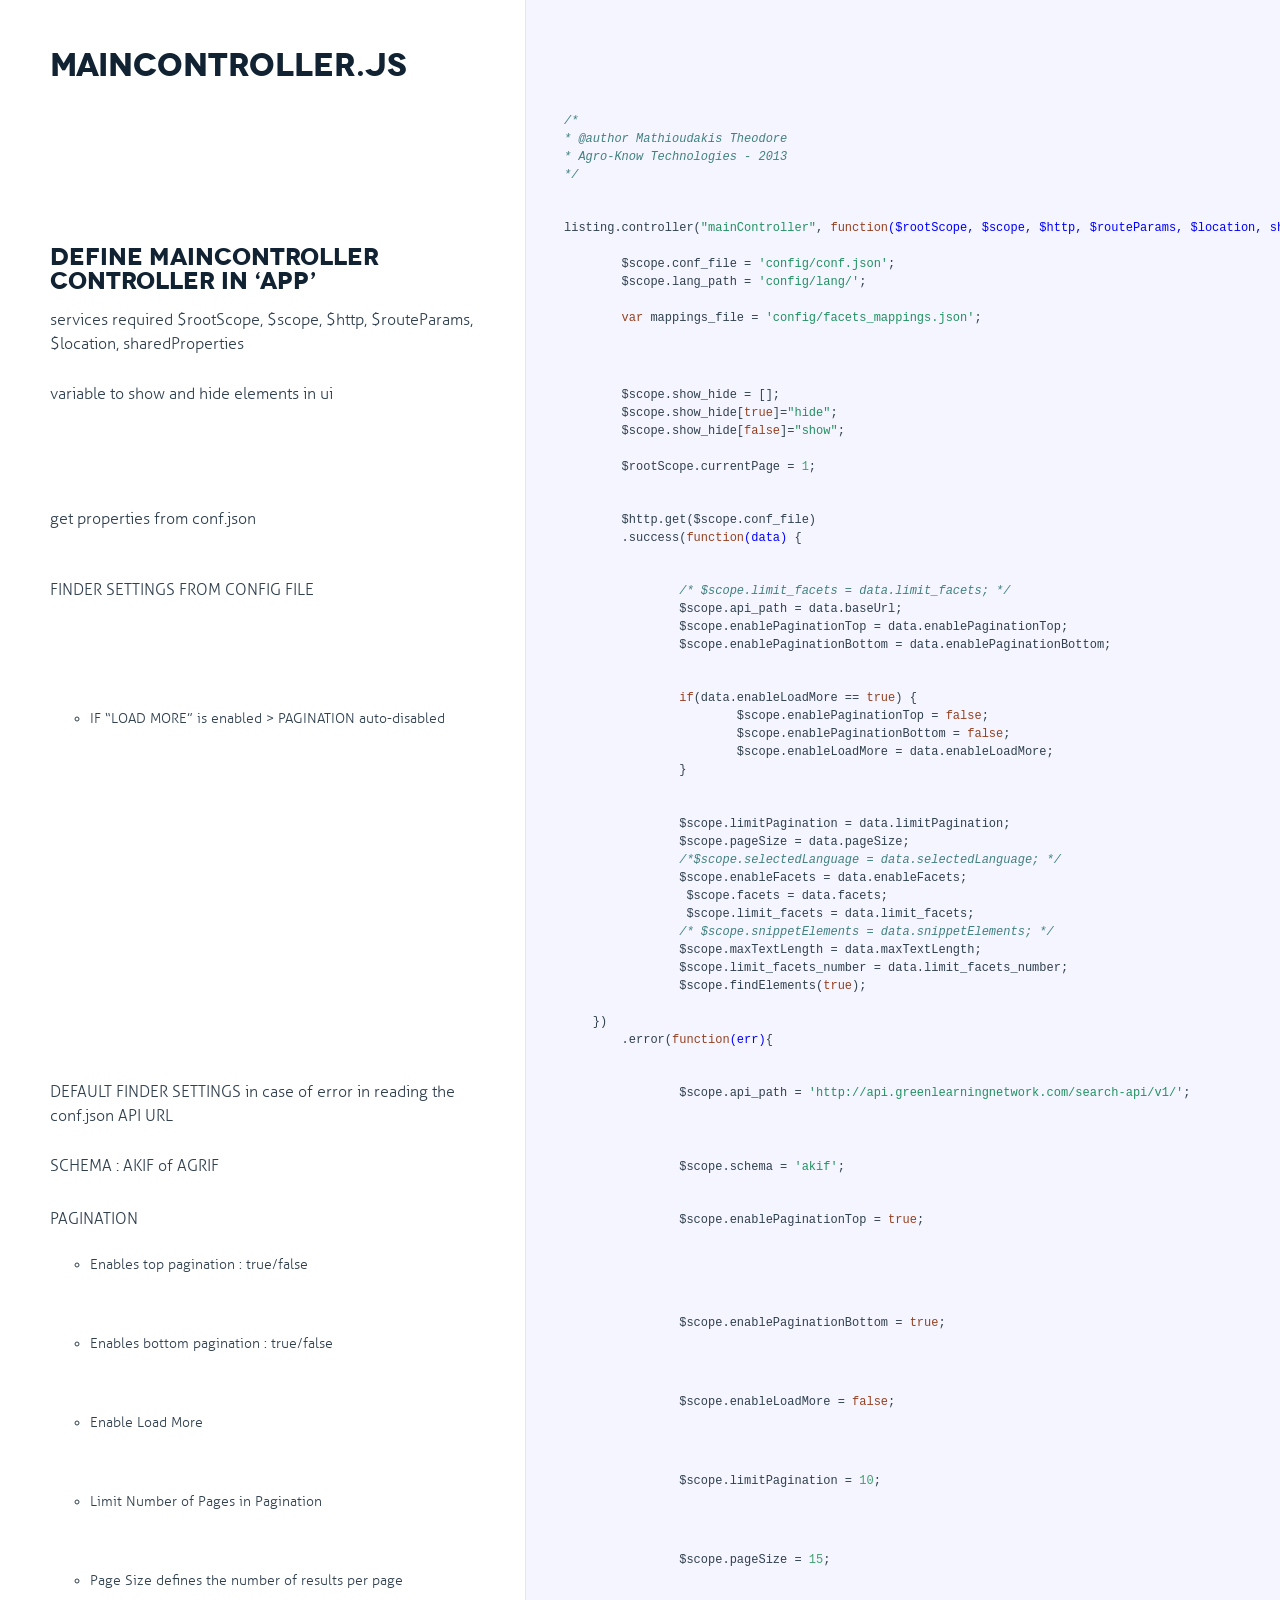
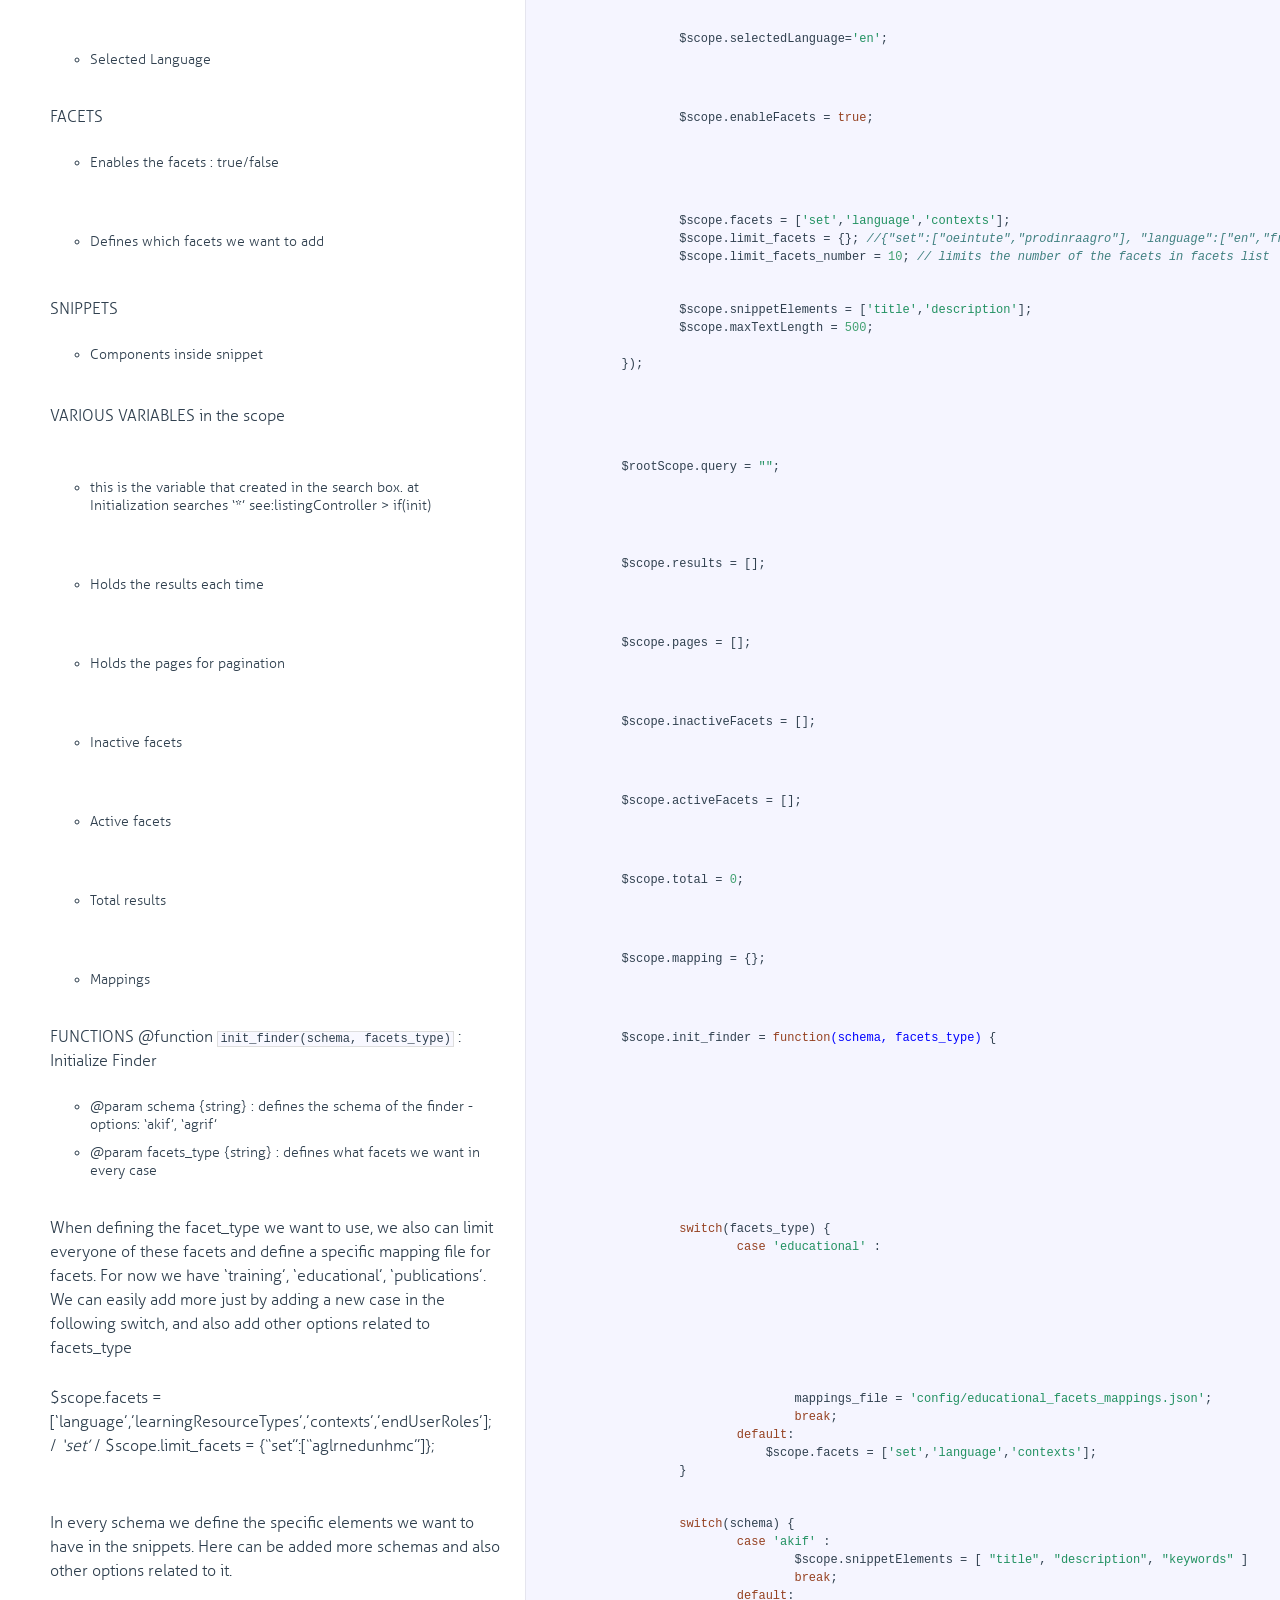
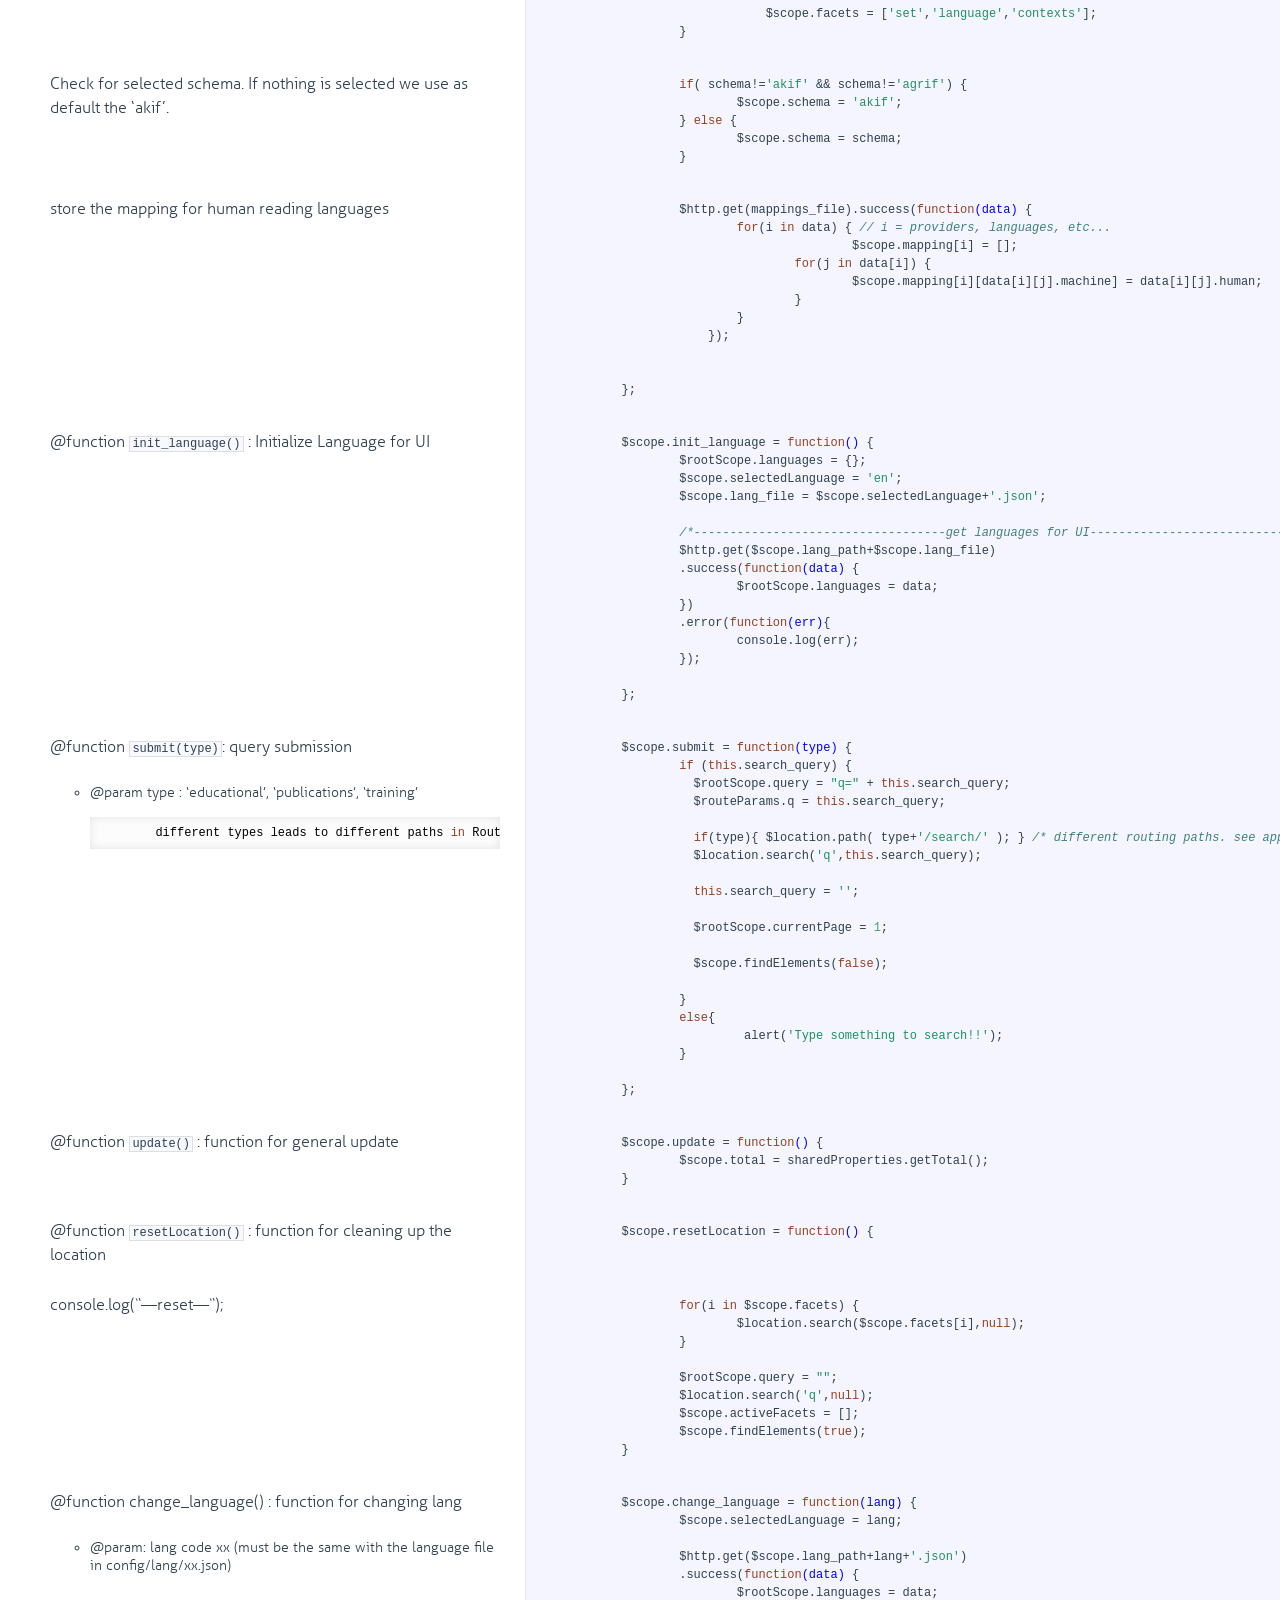
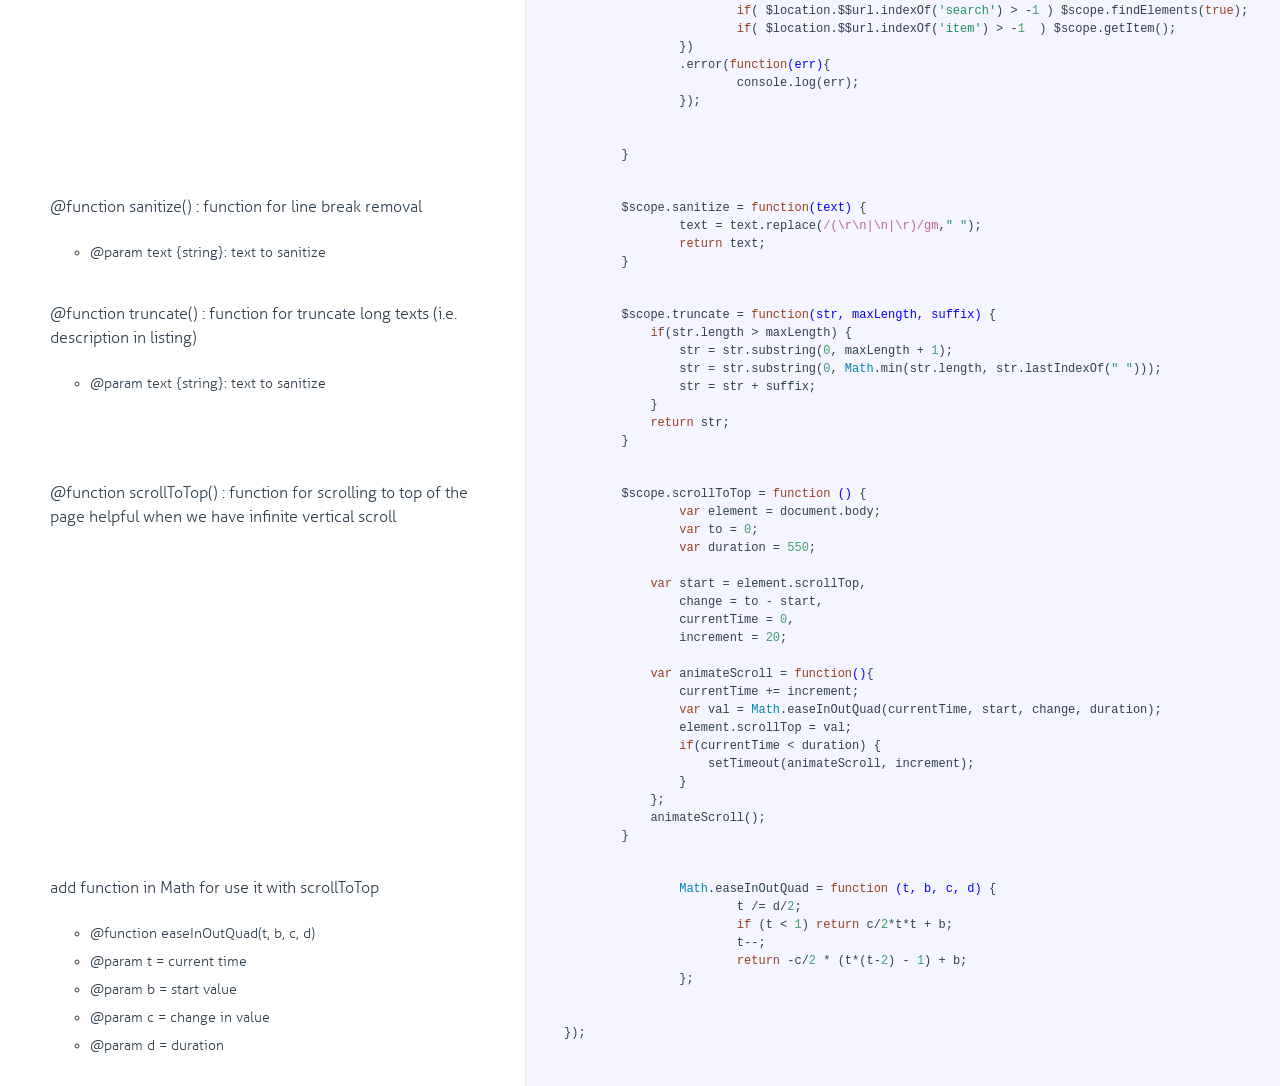
<file: docs/mainController.html>
<!DOCTYPE html>

<html>
<head>
  <title>mainController.js</title>
  <meta http-equiv="content-type" content="text/html; charset=UTF-8">
  <meta name="viewport" content="width=device-width, target-densitydpi=160dpi, initial-scale=1.0; maximum-scale=1.0; user-scalable=0;">
  <link rel="stylesheet" media="all" href="docco.css" />
</head>
<body>
  <div id="container">
    <div id="background"></div>
    
    <ul class="sections">
        
          <li id="title">
              <div class="annotation">
                  <h1>mainController.js</h1>
              </div>
          </li>
        
        
        
        <li id="section-1">
            <div class="annotation">
              
              <div class="pilwrap ">
                <a class="pilcrow" href="#section-1">&#182;</a>
              </div>
              
            </div>
            
            <div class="content"><div class='highlight'><pre><span class="hljs-comment">/*
* @author Mathioudakis Theodore
* Agro-Know Technologies - 2013
*/</span></pre></div></div>
            
        </li>
        
        
        <li id="section-2">
            <div class="annotation">
              
              <div class="pilwrap ">
                <a class="pilcrow" href="#section-2">&#182;</a>
              </div>
              <h2 id="define-maincontroller-controller-in-app-">Define mainController controller in ‘app’</h2>
<p>services required $rootScope, $scope, $http, $routeParams, $location, sharedProperties</p>

            </div>
            
            <div class="content"><div class='highlight'><pre>listing.controller(<span class="hljs-string">"mainController"</span>, <span class="hljs-function"><span class="hljs-keyword">function</span><span class="hljs-params">($rootScope, $scope, $http, $routeParams, $location, sharedProperties)</span>{</span>

	$scope.conf_file = <span class="hljs-string">'config/conf.json'</span>;
	$scope.lang_path = <span class="hljs-string">'config/lang/'</span>;

	<span class="hljs-keyword">var</span> mappings_file = <span class="hljs-string">'config/facets_mappings.json'</span>;</pre></div></div>
            
        </li>
        
        
        <li id="section-3">
            <div class="annotation">
              
              <div class="pilwrap ">
                <a class="pilcrow" href="#section-3">&#182;</a>
              </div>
              <p>variable to show and hide elements in ui</p>

            </div>
            
            <div class="content"><div class='highlight'><pre>	$scope.show_hide = [];
	$scope.show_hide[<span class="hljs-literal">true</span>]=<span class="hljs-string">"hide"</span>;
	$scope.show_hide[<span class="hljs-literal">false</span>]=<span class="hljs-string">"show"</span>;

	$rootScope.currentPage = <span class="hljs-number">1</span>;</pre></div></div>
            
        </li>
        
        
        <li id="section-4">
            <div class="annotation">
              
              <div class="pilwrap ">
                <a class="pilcrow" href="#section-4">&#182;</a>
              </div>
              <p>get properties from conf.json</p>

            </div>
            
            <div class="content"><div class='highlight'><pre>	$http.get($scope.conf_file)
	.success(<span class="hljs-function"><span class="hljs-keyword">function</span><span class="hljs-params">(data)</span> {</span></pre></div></div>
            
        </li>
        
        
        <li id="section-5">
            <div class="annotation">
              
              <div class="pilwrap ">
                <a class="pilcrow" href="#section-5">&#182;</a>
              </div>
              <p>FINDER SETTINGS FROM CONFIG FILE</p>

            </div>
            
            <div class="content"><div class='highlight'><pre>		<span class="hljs-comment">/* $scope.limit_facets = data.limit_facets; */</span>
		$scope.api_path = data.baseUrl;
		$scope.enablePaginationTop = data.enablePaginationTop;
		$scope.enablePaginationBottom = data.enablePaginationBottom;</pre></div></div>
            
        </li>
        
        
        <li id="section-6">
            <div class="annotation">
              
              <div class="pilwrap ">
                <a class="pilcrow" href="#section-6">&#182;</a>
              </div>
              <ul>
<li>IF “LOAD MORE” is enabled &gt; PAGINATION auto-disabled</li>
</ul>

            </div>
            
            <div class="content"><div class='highlight'><pre>		<span class="hljs-keyword">if</span>(data.enableLoadMore == <span class="hljs-literal">true</span>) {
			$scope.enablePaginationTop = <span class="hljs-literal">false</span>;
			$scope.enablePaginationBottom = <span class="hljs-literal">false</span>;
			$scope.enableLoadMore = data.enableLoadMore;
		}


		$scope.limitPagination = data.limitPagination;
		$scope.pageSize = data.pageSize;
		<span class="hljs-comment">/*$scope.selectedLanguage = data.selectedLanguage; */</span>
		$scope.enableFacets = data.enableFacets;
		 $scope.facets = data.facets;
		 $scope.limit_facets = data.limit_facets;
		<span class="hljs-comment">/* $scope.snippetElements = data.snippetElements; */</span>
		$scope.maxTextLength = data.maxTextLength;
		$scope.limit_facets_number = data.limit_facets_number;
		$scope.findElements(<span class="hljs-literal">true</span>);

    })
	.error(<span class="hljs-function"><span class="hljs-keyword">function</span><span class="hljs-params">(err)</span>{</span></pre></div></div>
            
        </li>
        
        
        <li id="section-7">
            <div class="annotation">
              
              <div class="pilwrap ">
                <a class="pilcrow" href="#section-7">&#182;</a>
              </div>
              <p>DEFAULT FINDER SETTINGS in case of error in reading the conf.json
API URL</p>

            </div>
            
            <div class="content"><div class='highlight'><pre>		$scope.api_path = <span class="hljs-string">'http://api.greenlearningnetwork.com/search-api/v1/'</span>;</pre></div></div>
            
        </li>
        
        
        <li id="section-8">
            <div class="annotation">
              
              <div class="pilwrap ">
                <a class="pilcrow" href="#section-8">&#182;</a>
              </div>
              <p>SCHEMA : AKIF of AGRIF</p>

            </div>
            
            <div class="content"><div class='highlight'><pre>		$scope.schema = <span class="hljs-string">'akif'</span>;</pre></div></div>
            
        </li>
        
        
        <li id="section-9">
            <div class="annotation">
              
              <div class="pilwrap ">
                <a class="pilcrow" href="#section-9">&#182;</a>
              </div>
              <p>PAGINATION</p>
<ul>
<li>Enables top pagination : true/false</li>
</ul>

            </div>
            
            <div class="content"><div class='highlight'><pre>		$scope.enablePaginationTop = <span class="hljs-literal">true</span>;</pre></div></div>
            
        </li>
        
        
        <li id="section-10">
            <div class="annotation">
              
              <div class="pilwrap ">
                <a class="pilcrow" href="#section-10">&#182;</a>
              </div>
              <ul>
<li>Enables bottom pagination : true/false</li>
</ul>

            </div>
            
            <div class="content"><div class='highlight'><pre>		$scope.enablePaginationBottom = <span class="hljs-literal">true</span>;</pre></div></div>
            
        </li>
        
        
        <li id="section-11">
            <div class="annotation">
              
              <div class="pilwrap ">
                <a class="pilcrow" href="#section-11">&#182;</a>
              </div>
              <ul>
<li>Enable Load More</li>
</ul>

            </div>
            
            <div class="content"><div class='highlight'><pre>		$scope.enableLoadMore = <span class="hljs-literal">false</span>;</pre></div></div>
            
        </li>
        
        
        <li id="section-12">
            <div class="annotation">
              
              <div class="pilwrap ">
                <a class="pilcrow" href="#section-12">&#182;</a>
              </div>
              <ul>
<li>Limit Number of Pages in Pagination</li>
</ul>

            </div>
            
            <div class="content"><div class='highlight'><pre>		$scope.limitPagination = <span class="hljs-number">10</span>;</pre></div></div>
            
        </li>
        
        
        <li id="section-13">
            <div class="annotation">
              
              <div class="pilwrap ">
                <a class="pilcrow" href="#section-13">&#182;</a>
              </div>
              <ul>
<li>Page Size defines the number of results per page</li>
</ul>

            </div>
            
            <div class="content"><div class='highlight'><pre>		$scope.pageSize = <span class="hljs-number">15</span>;</pre></div></div>
            
        </li>
        
        
        <li id="section-14">
            <div class="annotation">
              
              <div class="pilwrap ">
                <a class="pilcrow" href="#section-14">&#182;</a>
              </div>
              <ul>
<li>Selected Language</li>
</ul>

            </div>
            
            <div class="content"><div class='highlight'><pre>		$scope.selectedLanguage=<span class="hljs-string">'en'</span>;</pre></div></div>
            
        </li>
        
        
        <li id="section-15">
            <div class="annotation">
              
              <div class="pilwrap ">
                <a class="pilcrow" href="#section-15">&#182;</a>
              </div>
              <p>FACETS</p>
<ul>
<li>Enables the facets : true/false</li>
</ul>

            </div>
            
            <div class="content"><div class='highlight'><pre>		$scope.enableFacets = <span class="hljs-literal">true</span>;</pre></div></div>
            
        </li>
        
        
        <li id="section-16">
            <div class="annotation">
              
              <div class="pilwrap ">
                <a class="pilcrow" href="#section-16">&#182;</a>
              </div>
              <ul>
<li>Defines which facets we want to add</li>
</ul>

            </div>
            
            <div class="content"><div class='highlight'><pre>		$scope.facets = [<span class="hljs-string">'set'</span>,<span class="hljs-string">'language'</span>,<span class="hljs-string">'contexts'</span>];
		$scope.limit_facets = {}; <span class="hljs-comment">//{"set":["oeintute","prodinraagro"], "language":["en","fr"]}; // limit facets</span>
		$scope.limit_facets_number = <span class="hljs-number">10</span>; <span class="hljs-comment">// limits the number of the facets in facets list</span></pre></div></div>
            
        </li>
        
        
        <li id="section-17">
            <div class="annotation">
              
              <div class="pilwrap ">
                <a class="pilcrow" href="#section-17">&#182;</a>
              </div>
              <p>SNIPPETS</p>
<ul>
<li>Components inside snippet</li>
</ul>

            </div>
            
            <div class="content"><div class='highlight'><pre>		$scope.snippetElements = [<span class="hljs-string">'title'</span>,<span class="hljs-string">'description'</span>];
		$scope.maxTextLength = <span class="hljs-number">500</span>;

	});</pre></div></div>
            
        </li>
        
        
        <li id="section-18">
            <div class="annotation">
              
              <div class="pilwrap ">
                <a class="pilcrow" href="#section-18">&#182;</a>
              </div>
              <p>VARIOUS VARIABLES in the scope</p>

            </div>
            
        </li>
        
        
        <li id="section-19">
            <div class="annotation">
              
              <div class="pilwrap ">
                <a class="pilcrow" href="#section-19">&#182;</a>
              </div>
              <ul>
<li>this is the variable that created in the search box.
at Initialization searches ‘*’ see:listingController &gt; if(init)</li>
</ul>

            </div>
            
            <div class="content"><div class='highlight'><pre>	$rootScope.query = <span class="hljs-string">""</span>;</pre></div></div>
            
        </li>
        
        
        <li id="section-20">
            <div class="annotation">
              
              <div class="pilwrap ">
                <a class="pilcrow" href="#section-20">&#182;</a>
              </div>
              <ul>
<li>Holds the results each time</li>
</ul>

            </div>
            
            <div class="content"><div class='highlight'><pre>	$scope.results = [];</pre></div></div>
            
        </li>
        
        
        <li id="section-21">
            <div class="annotation">
              
              <div class="pilwrap ">
                <a class="pilcrow" href="#section-21">&#182;</a>
              </div>
              <ul>
<li>Holds the pages for pagination</li>
</ul>

            </div>
            
            <div class="content"><div class='highlight'><pre>	$scope.pages = [];</pre></div></div>
            
        </li>
        
        
        <li id="section-22">
            <div class="annotation">
              
              <div class="pilwrap ">
                <a class="pilcrow" href="#section-22">&#182;</a>
              </div>
              <ul>
<li>Inactive facets</li>
</ul>

            </div>
            
            <div class="content"><div class='highlight'><pre>	$scope.inactiveFacets = [];</pre></div></div>
            
        </li>
        
        
        <li id="section-23">
            <div class="annotation">
              
              <div class="pilwrap ">
                <a class="pilcrow" href="#section-23">&#182;</a>
              </div>
              <ul>
<li>Active facets</li>
</ul>

            </div>
            
            <div class="content"><div class='highlight'><pre>	$scope.activeFacets = [];</pre></div></div>
            
        </li>
        
        
        <li id="section-24">
            <div class="annotation">
              
              <div class="pilwrap ">
                <a class="pilcrow" href="#section-24">&#182;</a>
              </div>
              <ul>
<li>Total results</li>
</ul>

            </div>
            
            <div class="content"><div class='highlight'><pre>	$scope.total = <span class="hljs-number">0</span>;</pre></div></div>
            
        </li>
        
        
        <li id="section-25">
            <div class="annotation">
              
              <div class="pilwrap ">
                <a class="pilcrow" href="#section-25">&#182;</a>
              </div>
              <ul>
<li>Mappings</li>
</ul>

            </div>
            
            <div class="content"><div class='highlight'><pre>	$scope.mapping = {};</pre></div></div>
            
        </li>
        
        
        <li id="section-26">
            <div class="annotation">
              
              <div class="pilwrap ">
                <a class="pilcrow" href="#section-26">&#182;</a>
              </div>
              <p>FUNCTIONS
@function <code>init_finder(schema, facets_type)</code> : Initialize Finder</p>
<ul>
<li>@param schema {string} : defines the schema of the finder - options: ‘akif’, ‘agrif’</li>
<li>@param facets_type {string} : defines what facets we want in every case</li>
</ul>

            </div>
            
            <div class="content"><div class='highlight'><pre>	$scope.init_finder = <span class="hljs-function"><span class="hljs-keyword">function</span><span class="hljs-params">(schema, facets_type)</span> {</span></pre></div></div>
            
        </li>
        
        
        <li id="section-27">
            <div class="annotation">
              
              <div class="pilwrap ">
                <a class="pilcrow" href="#section-27">&#182;</a>
              </div>
              <p>When defining the facet_type we want to use, we also can limit everyone of these facets and define a specific mapping file for facets.
For now we have ‘training’, ‘educational’, ‘publications’.
We can easily add more just by adding a new case in the following switch, and also add other options related to facets_type</p>

            </div>
            
            <div class="content"><div class='highlight'><pre>		<span class="hljs-keyword">switch</span>(facets_type) {
			<span class="hljs-keyword">case</span> <span class="hljs-string">'educational'</span> :</pre></div></div>
            
        </li>
        
        
        <li id="section-28">
            <div class="annotation">
              
              <div class="pilwrap ">
                <a class="pilcrow" href="#section-28">&#182;</a>
              </div>
              <p>$scope.facets = [‘language’,’learningResourceTypes’,’contexts’,’endUserRoles’]; /<em> ‘set’ </em>/
$scope.limit_facets = {“set”:[“aglrnedunhmc”]};</p>

            </div>
            
            <div class="content"><div class='highlight'><pre>				mappings_file = <span class="hljs-string">'config/educational_facets_mappings.json'</span>;
				<span class="hljs-keyword">break</span>;
			<span class="hljs-keyword">default</span>:
			    $scope.facets = [<span class="hljs-string">'set'</span>,<span class="hljs-string">'language'</span>,<span class="hljs-string">'contexts'</span>];
		}</pre></div></div>
            
        </li>
        
        
        <li id="section-29">
            <div class="annotation">
              
              <div class="pilwrap ">
                <a class="pilcrow" href="#section-29">&#182;</a>
              </div>
              <p>In every schema we define the specific elements we want to have in the snippets.
Here can be added more schemas and also other options related to it.</p>

            </div>
            
            <div class="content"><div class='highlight'><pre>		<span class="hljs-keyword">switch</span>(schema) {
			<span class="hljs-keyword">case</span> <span class="hljs-string">'akif'</span> :
				$scope.snippetElements = [ <span class="hljs-string">"title"</span>, <span class="hljs-string">"description"</span>, <span class="hljs-string">"keywords"</span> ]
				<span class="hljs-keyword">break</span>;
			<span class="hljs-keyword">default</span>:
			    $scope.facets = [<span class="hljs-string">'set'</span>,<span class="hljs-string">'language'</span>,<span class="hljs-string">'contexts'</span>];
		}</pre></div></div>
            
        </li>
        
        
        <li id="section-30">
            <div class="annotation">
              
              <div class="pilwrap ">
                <a class="pilcrow" href="#section-30">&#182;</a>
              </div>
              <p>Check for selected schema. If nothing is selected we use as default the ‘akif’.</p>

            </div>
            
            <div class="content"><div class='highlight'><pre>		<span class="hljs-keyword">if</span>( schema!=<span class="hljs-string">'akif'</span> &amp;&amp; schema!=<span class="hljs-string">'agrif'</span>) {
			$scope.schema = <span class="hljs-string">'akif'</span>;
		} <span class="hljs-keyword">else</span> {
			$scope.schema = schema;
		}</pre></div></div>
            
        </li>
        
        
        <li id="section-31">
            <div class="annotation">
              
              <div class="pilwrap ">
                <a class="pilcrow" href="#section-31">&#182;</a>
              </div>
              <p>store the mapping for human reading languages</p>

            </div>
            
            <div class="content"><div class='highlight'><pre>		$http.get(mappings_file).success(<span class="hljs-function"><span class="hljs-keyword">function</span><span class="hljs-params">(data)</span> {</span>
		        <span class="hljs-keyword">for</span>(i <span class="hljs-keyword">in</span> data) { <span class="hljs-comment">// i = providers, languages, etc...</span>
					$scope.mapping[i] = [];
		        	<span class="hljs-keyword">for</span>(j <span class="hljs-keyword">in</span> data[i]) {
		        		$scope.mapping[i][data[i][j].machine] = data[i][j].human;
		        	}
		        }
		    });


	};</pre></div></div>
            
        </li>
        
        
        <li id="section-32">
            <div class="annotation">
              
              <div class="pilwrap ">
                <a class="pilcrow" href="#section-32">&#182;</a>
              </div>
              <p>@function <code>init_language()</code> : Initialize Language for UI</p>

            </div>
            
            <div class="content"><div class='highlight'><pre>	$scope.init_language = <span class="hljs-function"><span class="hljs-keyword">function</span><span class="hljs-params">()</span> {</span>
		$rootScope.languages = {};
		$scope.selectedLanguage = <span class="hljs-string">'en'</span>;
		$scope.lang_file = $scope.selectedLanguage+<span class="hljs-string">'.json'</span>;

		<span class="hljs-comment">/*-----------------------------------get languages for UI-----------------------------------*/</span>
		$http.get($scope.lang_path+$scope.lang_file)
		.success(<span class="hljs-function"><span class="hljs-keyword">function</span><span class="hljs-params">(data)</span> {</span>
			$rootScope.languages = data;
		})
		.error(<span class="hljs-function"><span class="hljs-keyword">function</span><span class="hljs-params">(err)</span>{</span>
			console.log(err);
		});

	};</pre></div></div>
            
        </li>
        
        
        <li id="section-33">
            <div class="annotation">
              
              <div class="pilwrap ">
                <a class="pilcrow" href="#section-33">&#182;</a>
              </div>
              <p>@function <code>submit(type)</code>: query submission</p>
<ul>
<li>@param type : ‘educational’, ‘publications’, ‘training’<pre><code>       different types leads to different paths <span class="hljs-keyword">in</span> Routing
</code></pre></li>
</ul>

            </div>
            
            <div class="content"><div class='highlight'><pre>	$scope.submit = <span class="hljs-function"><span class="hljs-keyword">function</span><span class="hljs-params">(type)</span> {</span>
		<span class="hljs-keyword">if</span> (<span class="hljs-keyword">this</span>.search_query) {
		  $rootScope.query = <span class="hljs-string">"q="</span> + <span class="hljs-keyword">this</span>.search_query;
		  $routeParams.q = <span class="hljs-keyword">this</span>.search_query;

		  <span class="hljs-keyword">if</span>(type){ $location.path( type+<span class="hljs-string">'/search/'</span> ); } <span class="hljs-comment">/* different routing paths. see app.js &gt; routing */</span>
		  $location.search(<span class="hljs-string">'q'</span>,<span class="hljs-keyword">this</span>.search_query);

		  <span class="hljs-keyword">this</span>.search_query = <span class="hljs-string">''</span>;

		  $rootScope.currentPage = <span class="hljs-number">1</span>;

		  $scope.findElements(<span class="hljs-literal">false</span>);

		}
		<span class="hljs-keyword">else</span>{
			 alert(<span class="hljs-string">'Type something to search!!'</span>);
		}

	};</pre></div></div>
            
        </li>
        
        
        <li id="section-34">
            <div class="annotation">
              
              <div class="pilwrap ">
                <a class="pilcrow" href="#section-34">&#182;</a>
              </div>
              <p>@function <code>update()</code> : function for general update</p>

            </div>
            
            <div class="content"><div class='highlight'><pre>	$scope.update = <span class="hljs-function"><span class="hljs-keyword">function</span><span class="hljs-params">()</span> {</span>
		$scope.total = sharedProperties.getTotal();
	}</pre></div></div>
            
        </li>
        
        
        <li id="section-35">
            <div class="annotation">
              
              <div class="pilwrap ">
                <a class="pilcrow" href="#section-35">&#182;</a>
              </div>
              <p>@function <code>resetLocation()</code> : function for cleaning up the location</p>

            </div>
            
            <div class="content"><div class='highlight'><pre>	$scope.resetLocation = <span class="hljs-function"><span class="hljs-keyword">function</span><span class="hljs-params">()</span> {</span></pre></div></div>
            
        </li>
        
        
        <li id="section-36">
            <div class="annotation">
              
              <div class="pilwrap ">
                <a class="pilcrow" href="#section-36">&#182;</a>
              </div>
              <p>console.log(“—reset—“);</p>

            </div>
            
            <div class="content"><div class='highlight'><pre>		<span class="hljs-keyword">for</span>(i <span class="hljs-keyword">in</span> $scope.facets) {
			$location.search($scope.facets[i],<span class="hljs-literal">null</span>);
		}

		$rootScope.query = <span class="hljs-string">""</span>;
		$location.search(<span class="hljs-string">'q'</span>,<span class="hljs-literal">null</span>);
		$scope.activeFacets = [];
		$scope.findElements(<span class="hljs-literal">true</span>);
	}</pre></div></div>
            
        </li>
        
        
        <li id="section-37">
            <div class="annotation">
              
              <div class="pilwrap ">
                <a class="pilcrow" href="#section-37">&#182;</a>
              </div>
              <p>@function change_language() : function for changing lang</p>
<ul>
<li>@param: lang code xx (must be the same with the language file in config/lang/xx.json)</li>
</ul>

            </div>
            
            <div class="content"><div class='highlight'><pre>	$scope.change_language = <span class="hljs-function"><span class="hljs-keyword">function</span><span class="hljs-params">(lang)</span> {</span>
		$scope.selectedLanguage = lang;

		$http.get($scope.lang_path+lang+<span class="hljs-string">'.json'</span>)
		.success(<span class="hljs-function"><span class="hljs-keyword">function</span><span class="hljs-params">(data)</span> {</span>
			$rootScope.languages = data;
			<span class="hljs-keyword">if</span>( $location.$$url.indexOf(<span class="hljs-string">'search'</span>) &gt; -<span class="hljs-number">1</span> ) $scope.findElements(<span class="hljs-literal">true</span>);
			<span class="hljs-keyword">if</span>( $location.$$url.indexOf(<span class="hljs-string">'item'</span>) &gt; -<span class="hljs-number">1</span>  ) $scope.getItem();
		})
		.error(<span class="hljs-function"><span class="hljs-keyword">function</span><span class="hljs-params">(err)</span>{</span>
			console.log(err);
		});


	}</pre></div></div>
            
        </li>
        
        
        <li id="section-38">
            <div class="annotation">
              
              <div class="pilwrap ">
                <a class="pilcrow" href="#section-38">&#182;</a>
              </div>
              <p>@function sanitize() : function for line break removal</p>
<ul>
<li>@param text {string}: text to sanitize</li>
</ul>

            </div>
            
            <div class="content"><div class='highlight'><pre>	$scope.sanitize = <span class="hljs-function"><span class="hljs-keyword">function</span><span class="hljs-params">(text)</span> {</span>
		text = text.replace(<span class="hljs-regexp">/(\r\n|\n|\r)/gm</span>,<span class="hljs-string">" "</span>);
		<span class="hljs-keyword">return</span> text;
	}</pre></div></div>
            
        </li>
        
        
        <li id="section-39">
            <div class="annotation">
              
              <div class="pilwrap ">
                <a class="pilcrow" href="#section-39">&#182;</a>
              </div>
              <p>@function truncate() : function for truncate long texts (i.e. description in listing)</p>
<ul>
<li>@param text {string}: text to sanitize</li>
</ul>

            </div>
            
            <div class="content"><div class='highlight'><pre>	$scope.truncate = <span class="hljs-function"><span class="hljs-keyword">function</span><span class="hljs-params">(str, maxLength, suffix)</span> {</span>
	    <span class="hljs-keyword">if</span>(str.length &gt; maxLength) {
	        str = str.substring(<span class="hljs-number">0</span>, maxLength + <span class="hljs-number">1</span>);
	        str = str.substring(<span class="hljs-number">0</span>, <span class="hljs-built_in">Math</span>.min(str.length, str.lastIndexOf(<span class="hljs-string">" "</span>)));
	        str = str + suffix;
	    }
	    <span class="hljs-keyword">return</span> str;
	}</pre></div></div>
            
        </li>
        
        
        <li id="section-40">
            <div class="annotation">
              
              <div class="pilwrap ">
                <a class="pilcrow" href="#section-40">&#182;</a>
              </div>
              <p>@function scrollToTop() : function for scrolling to top of the page
helpful when we have infinite vertical scroll</p>

            </div>
            
            <div class="content"><div class='highlight'><pre>	$scope.scrollToTop = <span class="hljs-function"><span class="hljs-keyword">function</span> <span class="hljs-params">()</span> {</span>
		<span class="hljs-keyword">var</span> element = document.body;
		<span class="hljs-keyword">var</span> to = <span class="hljs-number">0</span>;
		<span class="hljs-keyword">var</span> duration = <span class="hljs-number">550</span>;

	    <span class="hljs-keyword">var</span> start = element.scrollTop,
	        change = to - start,
	        currentTime = <span class="hljs-number">0</span>,
	        increment = <span class="hljs-number">20</span>;

	    <span class="hljs-keyword">var</span> animateScroll = <span class="hljs-function"><span class="hljs-keyword">function</span><span class="hljs-params">()</span>{</span>
	        currentTime += increment;
	        <span class="hljs-keyword">var</span> val = <span class="hljs-built_in">Math</span>.easeInOutQuad(currentTime, start, change, duration);
	        element.scrollTop = val;
	        <span class="hljs-keyword">if</span>(currentTime &lt; duration) {
	            setTimeout(animateScroll, increment);
	        }
	    };
	    animateScroll();
	}</pre></div></div>
            
        </li>
        
        
        <li id="section-41">
            <div class="annotation">
              
              <div class="pilwrap ">
                <a class="pilcrow" href="#section-41">&#182;</a>
              </div>
              <p>add function in Math for use it with scrollToTop</p>
<ul>
<li>@function easeInOutQuad(t, b, c, d)</li>
<li>@param t = current time</li>
<li>@param b = start value</li>
<li>@param c = change in value</li>
<li>@param d = duration</li>
</ul>

            </div>
            
            <div class="content"><div class='highlight'><pre>		<span class="hljs-built_in">Math</span>.easeInOutQuad = <span class="hljs-function"><span class="hljs-keyword">function</span> <span class="hljs-params">(t, b, c, d)</span> {</span>
			t /= d/<span class="hljs-number">2</span>;
			<span class="hljs-keyword">if</span> (t &lt; <span class="hljs-number">1</span>) <span class="hljs-keyword">return</span> c/<span class="hljs-number">2</span>*t*t + b;
			t--;
			<span class="hljs-keyword">return</span> -c/<span class="hljs-number">2</span> * (t*(t-<span class="hljs-number">2</span>) - <span class="hljs-number">1</span>) + b;
		};


});</pre></div></div>
            
        </li>
        
    </ul>
  </div>
</body>
</html>
</file>
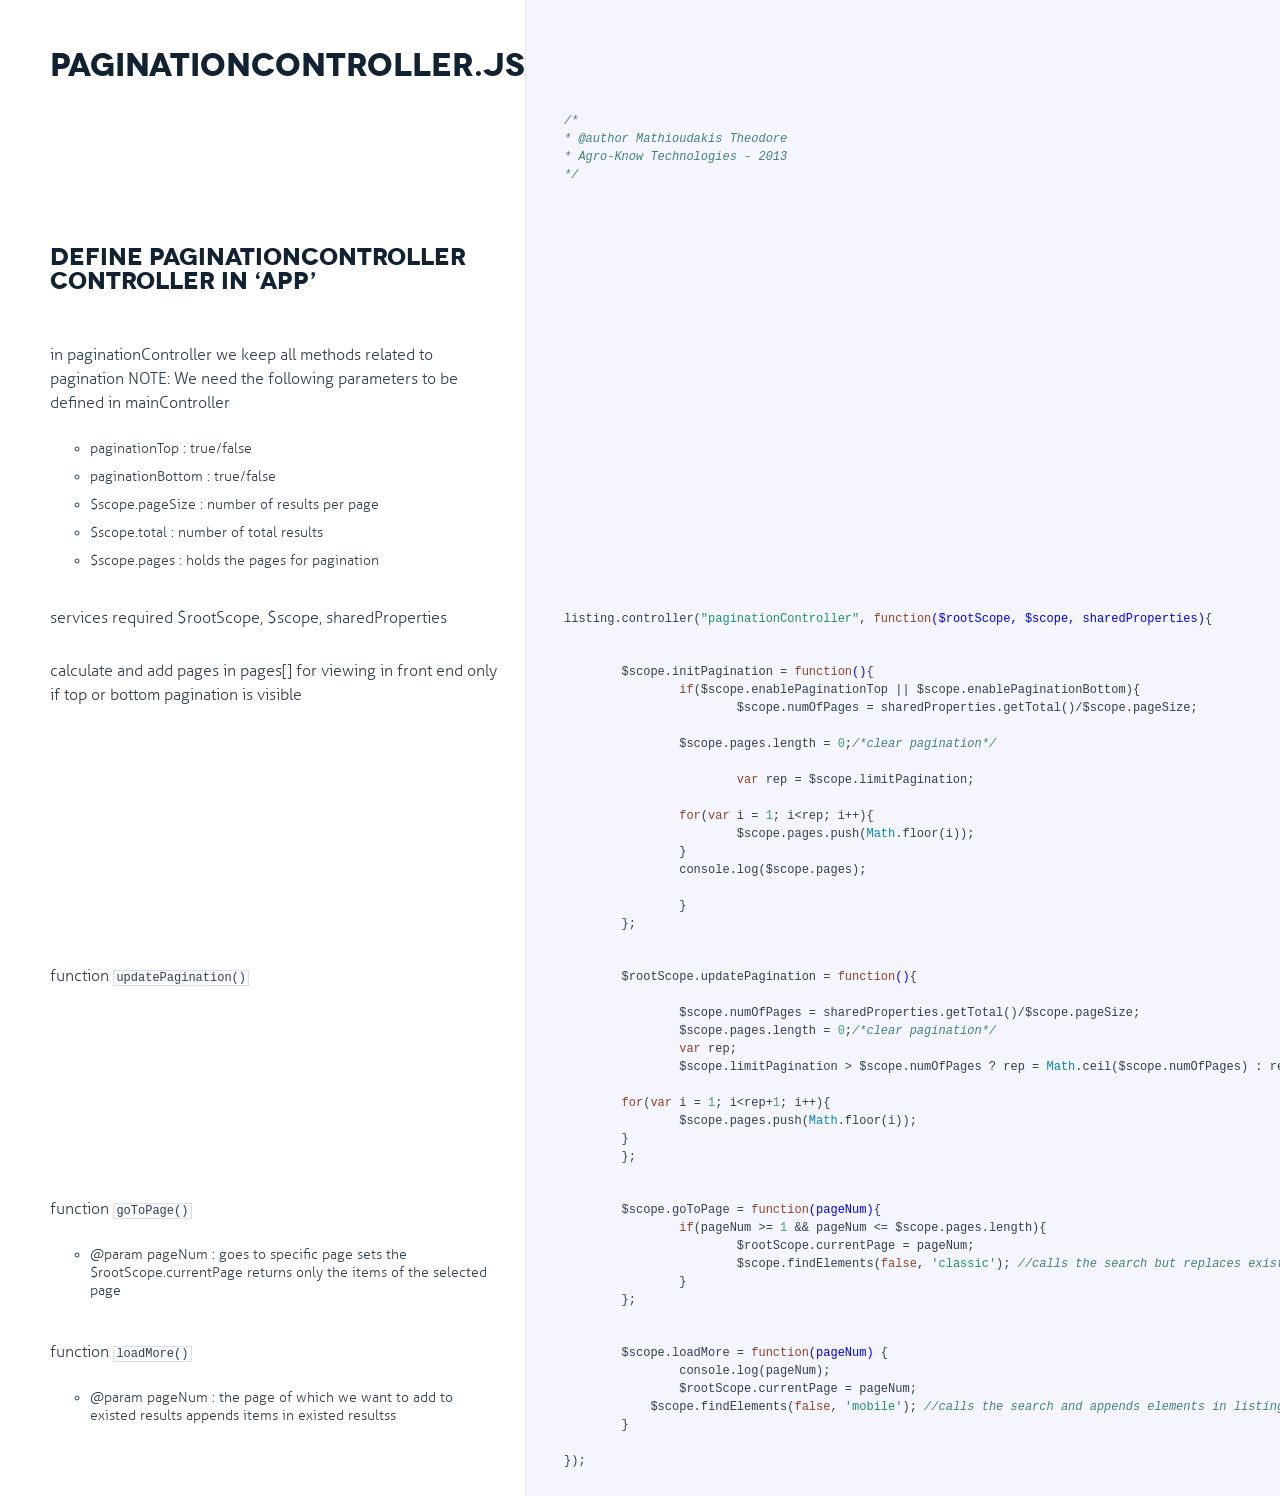
<file: docs/paginationController.html>
<!DOCTYPE html>

<html>
<head>
  <title>paginationController.js</title>
  <meta http-equiv="content-type" content="text/html; charset=UTF-8">
  <meta name="viewport" content="width=device-width, target-densitydpi=160dpi, initial-scale=1.0; maximum-scale=1.0; user-scalable=0;">
  <link rel="stylesheet" media="all" href="docco.css" />
</head>
<body>
  <div id="container">
    <div id="background"></div>
    
    <ul class="sections">
        
          <li id="title">
              <div class="annotation">
                  <h1>paginationController.js</h1>
              </div>
          </li>
        
        
        
        <li id="section-1">
            <div class="annotation">
              
              <div class="pilwrap ">
                <a class="pilcrow" href="#section-1">&#182;</a>
              </div>
              
            </div>
            
            <div class="content"><div class='highlight'><pre><span class="hljs-comment">/*
* @author Mathioudakis Theodore
* Agro-Know Technologies - 2013
*/</span></pre></div></div>
            
        </li>
        
        
        <li id="section-2">
            <div class="annotation">
              
              <div class="pilwrap ">
                <a class="pilcrow" href="#section-2">&#182;</a>
              </div>
              <h2 id="define-paginationcontroller-controller-in-app-">Define paginationController controller in ‘app’</h2>

            </div>
            
        </li>
        
        
        <li id="section-3">
            <div class="annotation">
              
              <div class="pilwrap ">
                <a class="pilcrow" href="#section-3">&#182;</a>
              </div>
              
            </div>
            
        </li>
        
        
        <li id="section-4">
            <div class="annotation">
              
              <div class="pilwrap ">
                <a class="pilcrow" href="#section-4">&#182;</a>
              </div>
              <p>in paginationController we keep all methods related to pagination
NOTE:
We need the following parameters to be defined in mainController</p>
<ul>
<li>paginationTop : true/false</li>
<li>paginationBottom : true/false</li>
<li>$scope.pageSize : number of results per page</li>
<li>$scope.total : number of total results</li>
<li>$scope.pages : holds the pages for pagination</li>
</ul>

            </div>
            
        </li>
        
        
        <li id="section-5">
            <div class="annotation">
              
              <div class="pilwrap ">
                <a class="pilcrow" href="#section-5">&#182;</a>
              </div>
              <p>services required $rootScope, $scope, sharedProperties</p>

            </div>
            
            <div class="content"><div class='highlight'><pre>listing.controller(<span class="hljs-string">"paginationController"</span>, <span class="hljs-function"><span class="hljs-keyword">function</span><span class="hljs-params">($rootScope, $scope, sharedProperties)</span>{</span></pre></div></div>
            
        </li>
        
        
        <li id="section-6">
            <div class="annotation">
              
              <div class="pilwrap ">
                <a class="pilcrow" href="#section-6">&#182;</a>
              </div>
              <p>calculate and add pages in pages[] for viewing in front end only if top or bottom pagination is visible</p>

            </div>
            
            <div class="content"><div class='highlight'><pre>	$scope.initPagination = <span class="hljs-function"><span class="hljs-keyword">function</span><span class="hljs-params">()</span>{</span>
		<span class="hljs-keyword">if</span>($scope.enablePaginationTop || $scope.enablePaginationBottom){
			$scope.numOfPages = sharedProperties.getTotal()/$scope.pageSize;

	    	$scope.pages.length = <span class="hljs-number">0</span>;<span class="hljs-comment">/*clear pagination*/</span>

			<span class="hljs-keyword">var</span> rep = $scope.limitPagination;

	    	<span class="hljs-keyword">for</span>(<span class="hljs-keyword">var</span> i = <span class="hljs-number">1</span>; i&lt;rep; i++){
	        	$scope.pages.push(<span class="hljs-built_in">Math</span>.floor(i));
	    	}
	    	console.log($scope.pages);

		}
	};</pre></div></div>
            
        </li>
        
        
        <li id="section-7">
            <div class="annotation">
              
              <div class="pilwrap ">
                <a class="pilcrow" href="#section-7">&#182;</a>
              </div>
              <p>function <code>updatePagination()</code></p>

            </div>
            
            <div class="content"><div class='highlight'><pre>	$rootScope.updatePagination = <span class="hljs-function"><span class="hljs-keyword">function</span><span class="hljs-params">()</span>{</span>

	  	$scope.numOfPages = sharedProperties.getTotal()/$scope.pageSize;
	  	$scope.pages.length = <span class="hljs-number">0</span>;<span class="hljs-comment">/*clear pagination*/</span>
		<span class="hljs-keyword">var</span> rep;
		$scope.limitPagination &gt; $scope.numOfPages ? rep = <span class="hljs-built_in">Math</span>.ceil($scope.numOfPages) : rep = $scope.limitPagination;

    	<span class="hljs-keyword">for</span>(<span class="hljs-keyword">var</span> i = <span class="hljs-number">1</span>; i&lt;rep+<span class="hljs-number">1</span>; i++){
        	$scope.pages.push(<span class="hljs-built_in">Math</span>.floor(i));
    	}
	};</pre></div></div>
            
        </li>
        
        
        <li id="section-8">
            <div class="annotation">
              
              <div class="pilwrap ">
                <a class="pilcrow" href="#section-8">&#182;</a>
              </div>
              <p>function <code>goToPage()</code></p>
<ul>
<li>@param pageNum : goes to specific page
sets the $rootScope.currentPage
returns only the items of the selected page</li>
</ul>

            </div>
            
            <div class="content"><div class='highlight'><pre>	$scope.goToPage = <span class="hljs-function"><span class="hljs-keyword">function</span><span class="hljs-params">(pageNum)</span>{</span>
		<span class="hljs-keyword">if</span>(pageNum &gt;= <span class="hljs-number">1</span> &amp;&amp; pageNum &lt;= $scope.pages.length){
			$rootScope.currentPage = pageNum;
			$scope.findElements(<span class="hljs-literal">false</span>, <span class="hljs-string">'classic'</span>); <span class="hljs-comment">//calls the search but replaces existed elements in listing</span>
		}
	};</pre></div></div>
            
        </li>
        
        
        <li id="section-9">
            <div class="annotation">
              
              <div class="pilwrap ">
                <a class="pilcrow" href="#section-9">&#182;</a>
              </div>
              <p>function <code>loadMore()</code></p>
<ul>
<li>@param pageNum : the page of which we want to add to existed results
appends items in existed resultss</li>
</ul>

            </div>
            
            <div class="content"><div class='highlight'><pre>	$scope.loadMore = <span class="hljs-function"><span class="hljs-keyword">function</span><span class="hljs-params">(pageNum)</span> {</span>
		console.log(pageNum);
		$rootScope.currentPage = pageNum;
	    $scope.findElements(<span class="hljs-literal">false</span>, <span class="hljs-string">'mobile'</span>); <span class="hljs-comment">//calls the search and appends elements in listing</span>
	}

});</pre></div></div>
            
        </li>
        
    </ul>
  </div>
</body>
</html>
</file>
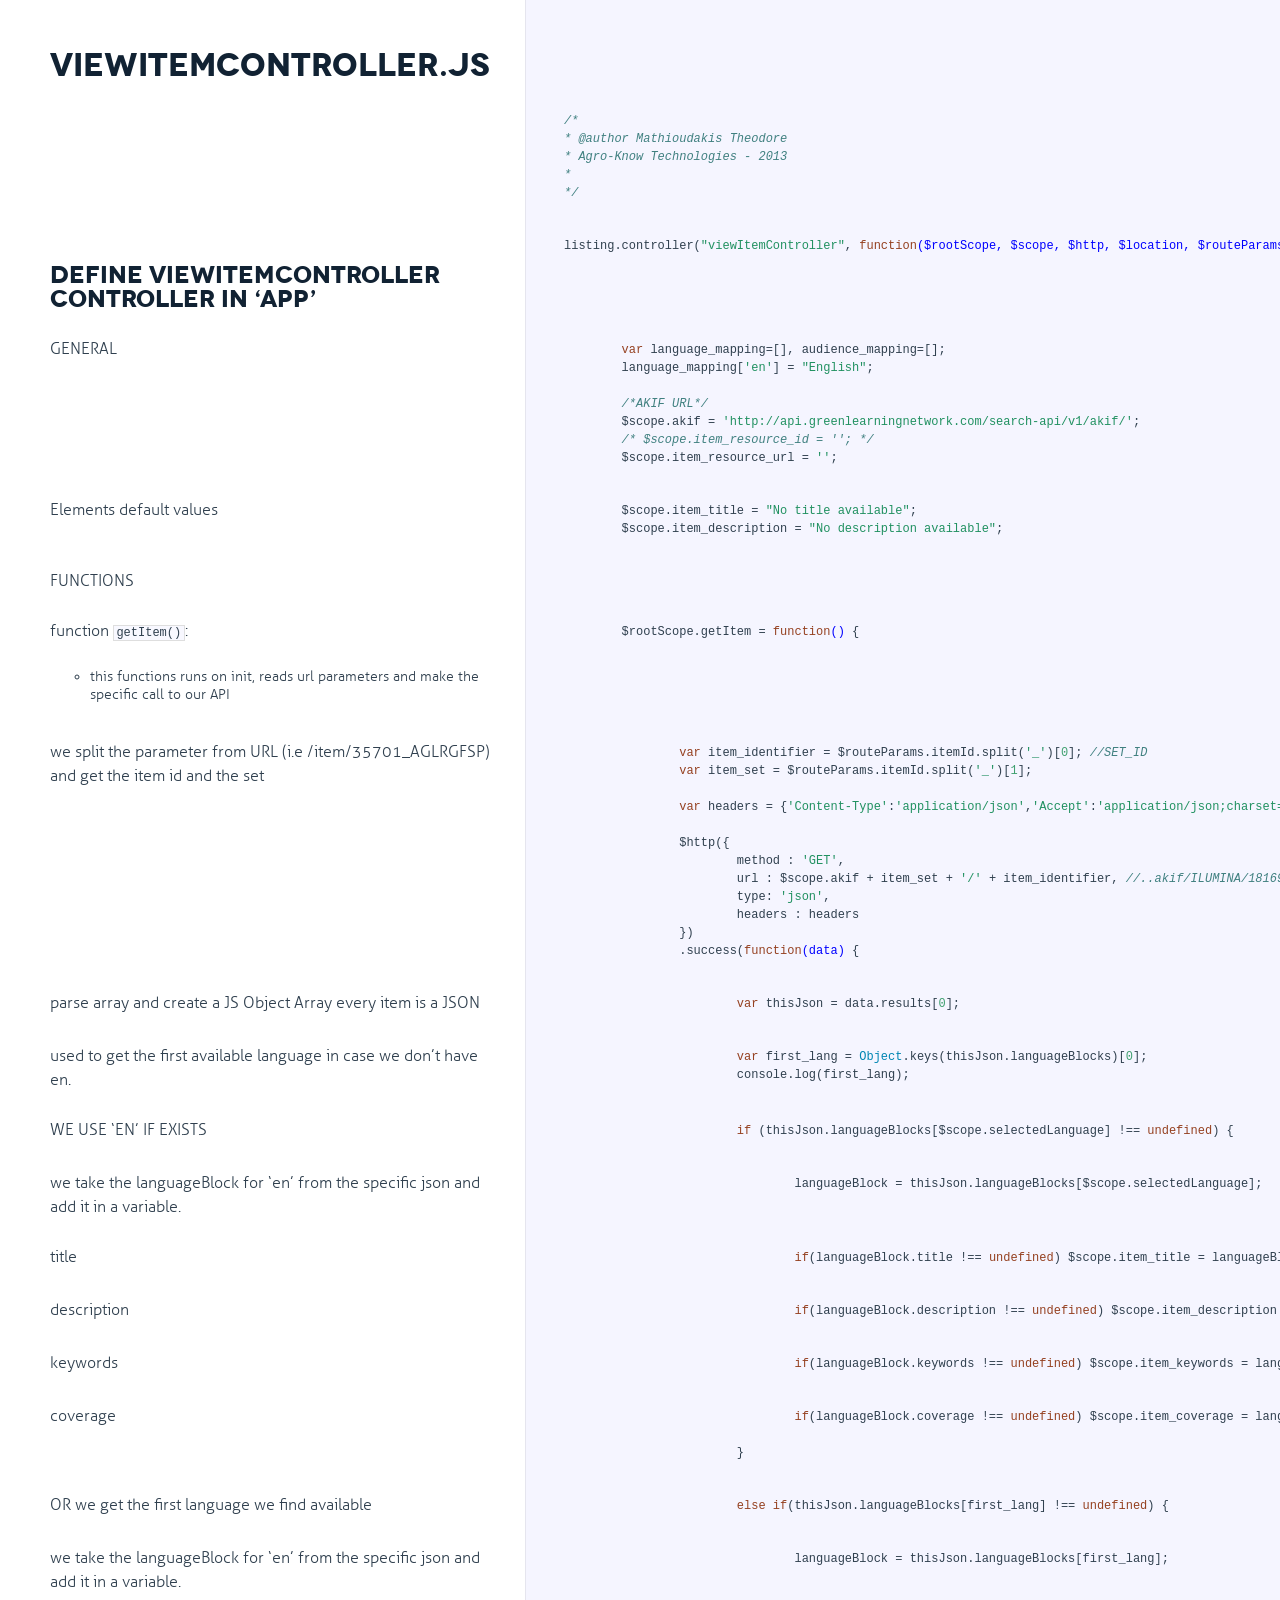
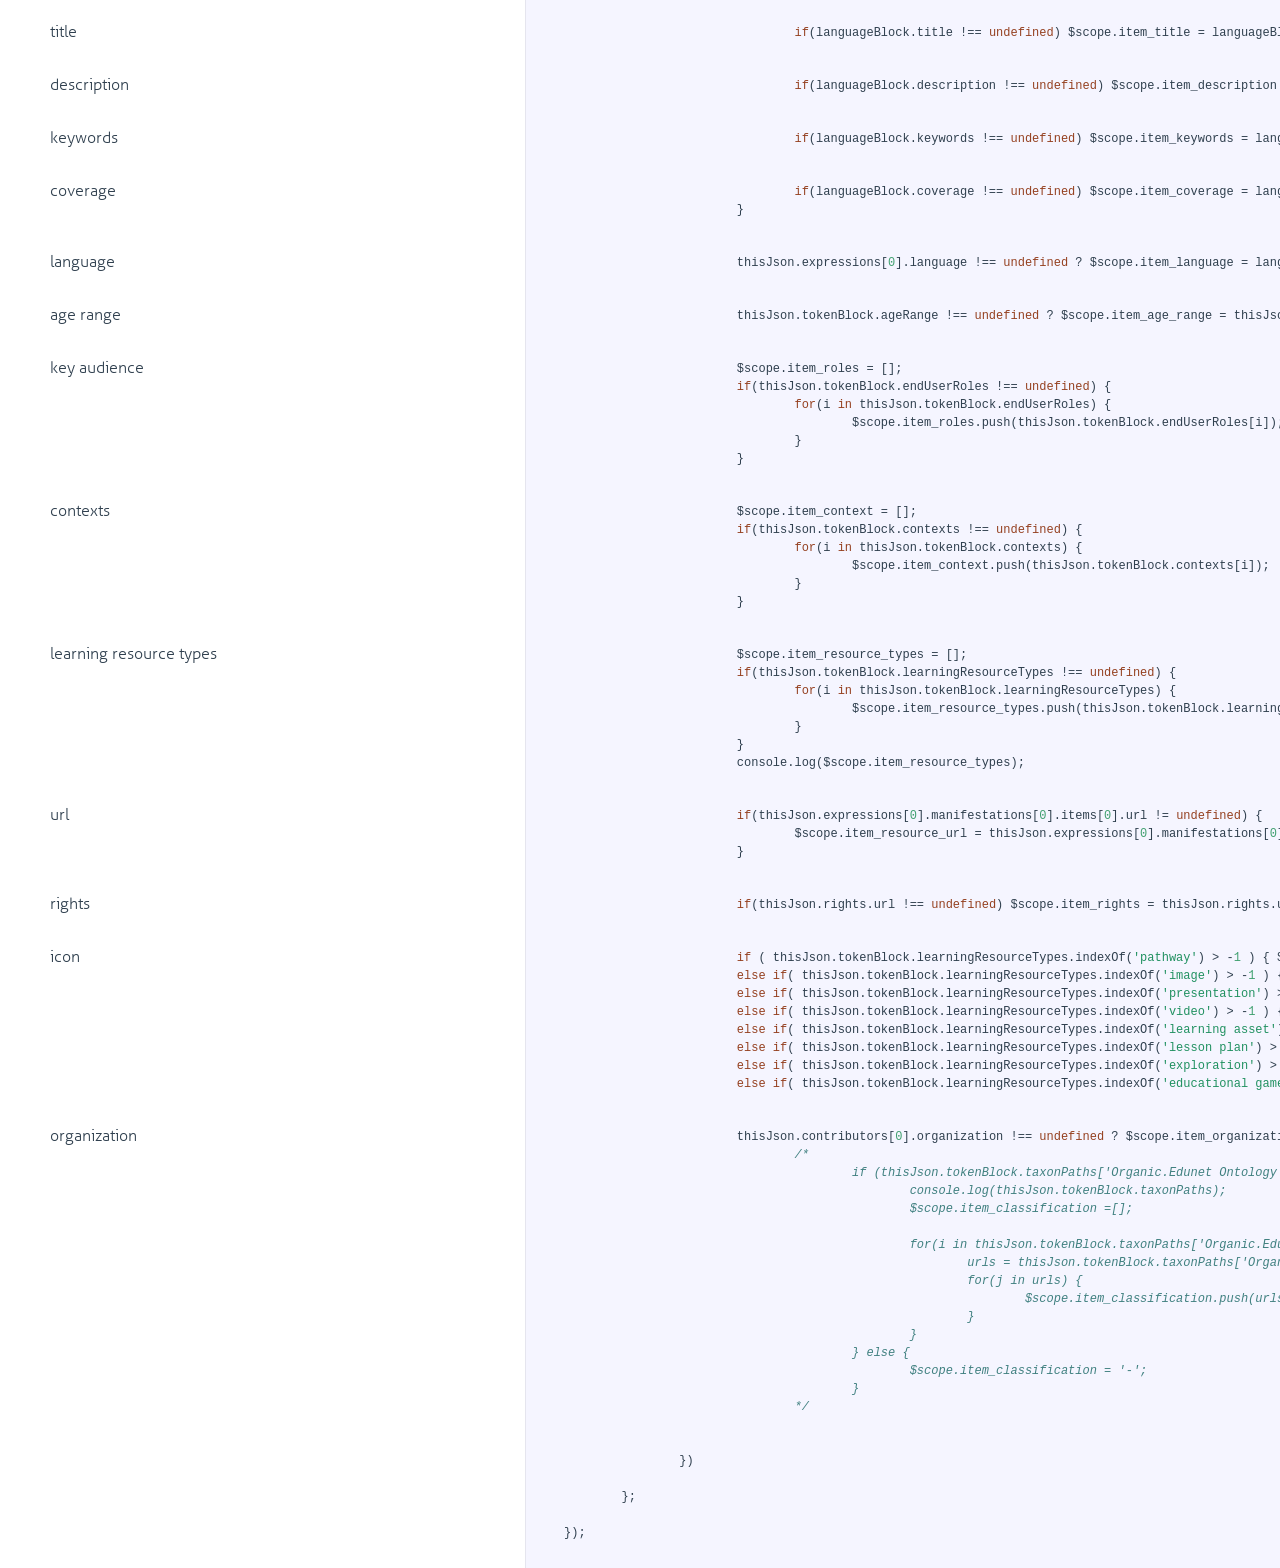
<file: docs/viewItemController.html>
<!DOCTYPE html>

<html>
<head>
  <title>viewItemController.js</title>
  <meta http-equiv="content-type" content="text/html; charset=UTF-8">
  <meta name="viewport" content="width=device-width, target-densitydpi=160dpi, initial-scale=1.0; maximum-scale=1.0; user-scalable=0;">
  <link rel="stylesheet" media="all" href="docco.css" />
</head>
<body>
  <div id="container">
    <div id="background"></div>
    
    <ul class="sections">
        
          <li id="title">
              <div class="annotation">
                  <h1>viewItemController.js</h1>
              </div>
          </li>
        
        
        
        <li id="section-1">
            <div class="annotation">
              
              <div class="pilwrap ">
                <a class="pilcrow" href="#section-1">&#182;</a>
              </div>
              
            </div>
            
            <div class="content"><div class='highlight'><pre><span class="hljs-comment">/*
* @author Mathioudakis Theodore
* Agro-Know Technologies - 2013
*
*/</span></pre></div></div>
            
        </li>
        
        
        <li id="section-2">
            <div class="annotation">
              
              <div class="pilwrap ">
                <a class="pilcrow" href="#section-2">&#182;</a>
              </div>
              <h2 id="define-viewitemcontroller-controller-in-app-">Define viewItemController controller in ‘app’</h2>

            </div>
            
            <div class="content"><div class='highlight'><pre>listing.controller(<span class="hljs-string">"viewItemController"</span>, <span class="hljs-function"><span class="hljs-keyword">function</span><span class="hljs-params">($rootScope, $scope, $http, $location, $routeParams)</span> {</span></pre></div></div>
            
        </li>
        
        
        <li id="section-3">
            <div class="annotation">
              
              <div class="pilwrap ">
                <a class="pilcrow" href="#section-3">&#182;</a>
              </div>
              <p>GENERAL</p>

            </div>
            
            <div class="content"><div class='highlight'><pre>	<span class="hljs-keyword">var</span> language_mapping=[], audience_mapping=[];
	language_mapping[<span class="hljs-string">'en'</span>] = <span class="hljs-string">"English"</span>;

	<span class="hljs-comment">/*AKIF URL*/</span>
	$scope.akif = <span class="hljs-string">'http://api.greenlearningnetwork.com/search-api/v1/akif/'</span>;
	<span class="hljs-comment">/* $scope.item_resource_id = ''; */</span>
	$scope.item_resource_url = <span class="hljs-string">''</span>;</pre></div></div>
            
        </li>
        
        
        <li id="section-4">
            <div class="annotation">
              
              <div class="pilwrap ">
                <a class="pilcrow" href="#section-4">&#182;</a>
              </div>
              <p>Elements default values</p>

            </div>
            
            <div class="content"><div class='highlight'><pre>	$scope.item_title = <span class="hljs-string">"No title available"</span>;
	$scope.item_description = <span class="hljs-string">"No description available"</span>;</pre></div></div>
            
        </li>
        
        
        <li id="section-5">
            <div class="annotation">
              
              <div class="pilwrap ">
                <a class="pilcrow" href="#section-5">&#182;</a>
              </div>
              <p>FUNCTIONS</p>

            </div>
            
        </li>
        
        
        <li id="section-6">
            <div class="annotation">
              
              <div class="pilwrap ">
                <a class="pilcrow" href="#section-6">&#182;</a>
              </div>
              <p>function <code>getItem()</code>:</p>
<ul>
<li>this functions runs on init, reads url parameters and make the specific call to our API</li>
</ul>

            </div>
            
            <div class="content"><div class='highlight'><pre>	$rootScope.getItem = <span class="hljs-function"><span class="hljs-keyword">function</span><span class="hljs-params">()</span> {</span></pre></div></div>
            
        </li>
        
        
        <li id="section-7">
            <div class="annotation">
              
              <div class="pilwrap ">
                <a class="pilcrow" href="#section-7">&#182;</a>
              </div>
              <p>we split the parameter from URL (i.e /item/35701_AGLRGFSP) and get the item id and the set</p>

            </div>
            
            <div class="content"><div class='highlight'><pre>		<span class="hljs-keyword">var</span> item_identifier = $routeParams.itemId.split(<span class="hljs-string">'_'</span>)[<span class="hljs-number">0</span>]; <span class="hljs-comment">//SET_ID</span>
		<span class="hljs-keyword">var</span> item_set = $routeParams.itemId.split(<span class="hljs-string">'_'</span>)[<span class="hljs-number">1</span>];

		<span class="hljs-keyword">var</span> headers = {<span class="hljs-string">'Content-Type'</span>:<span class="hljs-string">'application/json'</span>,<span class="hljs-string">'Accept'</span>:<span class="hljs-string">'application/json;charset=utf-8'</span>};

		$http({
			method : <span class="hljs-string">'GET'</span>,
			url : $scope.akif + item_set + <span class="hljs-string">'/'</span> + item_identifier, <span class="hljs-comment">//..akif/ILUMINA/18169</span>
			type: <span class="hljs-string">'json'</span>,
			headers : headers
		})
		.success(<span class="hljs-function"><span class="hljs-keyword">function</span><span class="hljs-params">(data)</span> {</span></pre></div></div>
            
        </li>
        
        
        <li id="section-8">
            <div class="annotation">
              
              <div class="pilwrap ">
                <a class="pilcrow" href="#section-8">&#182;</a>
              </div>
              <p>parse array and create a JS Object Array
every item is a JSON</p>

            </div>
            
            <div class="content"><div class='highlight'><pre>			<span class="hljs-keyword">var</span> thisJson = data.results[<span class="hljs-number">0</span>];</pre></div></div>
            
        </li>
        
        
        <li id="section-9">
            <div class="annotation">
              
              <div class="pilwrap ">
                <a class="pilcrow" href="#section-9">&#182;</a>
              </div>
              <p>used to get the first available language in case we don’t have en.</p>

            </div>
            
            <div class="content"><div class='highlight'><pre>			<span class="hljs-keyword">var</span> first_lang = <span class="hljs-built_in">Object</span>.keys(thisJson.languageBlocks)[<span class="hljs-number">0</span>];
			console.log(first_lang);</pre></div></div>
            
        </li>
        
        
        <li id="section-10">
            <div class="annotation">
              
              <div class="pilwrap ">
                <a class="pilcrow" href="#section-10">&#182;</a>
              </div>
              <p>WE USE ‘EN’ IF EXISTS</p>

            </div>
            
            <div class="content"><div class='highlight'><pre>			<span class="hljs-keyword">if</span> (thisJson.languageBlocks[$scope.selectedLanguage] !== <span class="hljs-literal">undefined</span>) {</pre></div></div>
            
        </li>
        
        
        <li id="section-11">
            <div class="annotation">
              
              <div class="pilwrap ">
                <a class="pilcrow" href="#section-11">&#182;</a>
              </div>
              <p>we take the languageBlock for ‘en’ from the specific json and add it in a variable.</p>

            </div>
            
            <div class="content"><div class='highlight'><pre>				languageBlock = thisJson.languageBlocks[$scope.selectedLanguage];</pre></div></div>
            
        </li>
        
        
        <li id="section-12">
            <div class="annotation">
              
              <div class="pilwrap ">
                <a class="pilcrow" href="#section-12">&#182;</a>
              </div>
              <p>title</p>

            </div>
            
            <div class="content"><div class='highlight'><pre>				<span class="hljs-keyword">if</span>(languageBlock.title !== <span class="hljs-literal">undefined</span>) $scope.item_title = languageBlock.title;</pre></div></div>
            
        </li>
        
        
        <li id="section-13">
            <div class="annotation">
              
              <div class="pilwrap ">
                <a class="pilcrow" href="#section-13">&#182;</a>
              </div>
              <p>description</p>

            </div>
            
            <div class="content"><div class='highlight'><pre>				<span class="hljs-keyword">if</span>(languageBlock.description !== <span class="hljs-literal">undefined</span>) $scope.item_description = languageBlock.description <span class="hljs-comment">//.split("||");</span></pre></div></div>
            
        </li>
        
        
        <li id="section-14">
            <div class="annotation">
              
              <div class="pilwrap ">
                <a class="pilcrow" href="#section-14">&#182;</a>
              </div>
              <p>keywords</p>

            </div>
            
            <div class="content"><div class='highlight'><pre>				<span class="hljs-keyword">if</span>(languageBlock.keywords !== <span class="hljs-literal">undefined</span>) $scope.item_keywords = languageBlock.keywords;</pre></div></div>
            
        </li>
        
        
        <li id="section-15">
            <div class="annotation">
              
              <div class="pilwrap ">
                <a class="pilcrow" href="#section-15">&#182;</a>
              </div>
              <p>coverage</p>

            </div>
            
            <div class="content"><div class='highlight'><pre>				<span class="hljs-keyword">if</span>(languageBlock.coverage !== <span class="hljs-literal">undefined</span>) $scope.item_coverage = languageBlock.coverage;

			}</pre></div></div>
            
        </li>
        
        
        <li id="section-16">
            <div class="annotation">
              
              <div class="pilwrap ">
                <a class="pilcrow" href="#section-16">&#182;</a>
              </div>
              <p>OR we get the first language we find available</p>

            </div>
            
            <div class="content"><div class='highlight'><pre>			<span class="hljs-keyword">else</span> <span class="hljs-keyword">if</span>(thisJson.languageBlocks[first_lang] !== <span class="hljs-literal">undefined</span>) {</pre></div></div>
            
        </li>
        
        
        <li id="section-17">
            <div class="annotation">
              
              <div class="pilwrap ">
                <a class="pilcrow" href="#section-17">&#182;</a>
              </div>
              <p>we take the languageBlock for ‘en’ from the specific json and add it in a variable.</p>

            </div>
            
            <div class="content"><div class='highlight'><pre>				languageBlock = thisJson.languageBlocks[first_lang];</pre></div></div>
            
        </li>
        
        
        <li id="section-18">
            <div class="annotation">
              
              <div class="pilwrap ">
                <a class="pilcrow" href="#section-18">&#182;</a>
              </div>
              <p>title</p>

            </div>
            
            <div class="content"><div class='highlight'><pre>				<span class="hljs-keyword">if</span>(languageBlock.title !== <span class="hljs-literal">undefined</span>) $scope.item_title = languageBlock.title;</pre></div></div>
            
        </li>
        
        
        <li id="section-19">
            <div class="annotation">
              
              <div class="pilwrap ">
                <a class="pilcrow" href="#section-19">&#182;</a>
              </div>
              <p>description</p>

            </div>
            
            <div class="content"><div class='highlight'><pre>				<span class="hljs-keyword">if</span>(languageBlock.description !== <span class="hljs-literal">undefined</span>) $scope.item_description = languageBlock.description <span class="hljs-comment">//.split("||");</span></pre></div></div>
            
        </li>
        
        
        <li id="section-20">
            <div class="annotation">
              
              <div class="pilwrap ">
                <a class="pilcrow" href="#section-20">&#182;</a>
              </div>
              <p>keywords</p>

            </div>
            
            <div class="content"><div class='highlight'><pre>				<span class="hljs-keyword">if</span>(languageBlock.keywords !== <span class="hljs-literal">undefined</span>) $scope.item_keywords = languageBlock.keywords;</pre></div></div>
            
        </li>
        
        
        <li id="section-21">
            <div class="annotation">
              
              <div class="pilwrap ">
                <a class="pilcrow" href="#section-21">&#182;</a>
              </div>
              <p>coverage</p>

            </div>
            
            <div class="content"><div class='highlight'><pre>				<span class="hljs-keyword">if</span>(languageBlock.coverage !== <span class="hljs-literal">undefined</span>) $scope.item_coverage = languageBlock.coverage;
			}</pre></div></div>
            
        </li>
        
        
        <li id="section-22">
            <div class="annotation">
              
              <div class="pilwrap ">
                <a class="pilcrow" href="#section-22">&#182;</a>
              </div>
              <p>language</p>

            </div>
            
            <div class="content"><div class='highlight'><pre>			thisJson.expressions[<span class="hljs-number">0</span>].language !== <span class="hljs-literal">undefined</span> ? $scope.item_language = language_mapping[thisJson.expressions[<span class="hljs-number">0</span>].language] : $scope.item_language = <span class="hljs-string">'-'</span>;</pre></div></div>
            
        </li>
        
        
        <li id="section-23">
            <div class="annotation">
              
              <div class="pilwrap ">
                <a class="pilcrow" href="#section-23">&#182;</a>
              </div>
              <p>age range</p>

            </div>
            
            <div class="content"><div class='highlight'><pre>			thisJson.tokenBlock.ageRange !== <span class="hljs-literal">undefined</span> ? $scope.item_age_range = thisJson.tokenBlock.ageRange : $scope.item_age_range = <span class="hljs-string">'-'</span>;</pre></div></div>
            
        </li>
        
        
        <li id="section-24">
            <div class="annotation">
              
              <div class="pilwrap ">
                <a class="pilcrow" href="#section-24">&#182;</a>
              </div>
              <p>key audience</p>

            </div>
            
            <div class="content"><div class='highlight'><pre>			$scope.item_roles = [];
			<span class="hljs-keyword">if</span>(thisJson.tokenBlock.endUserRoles !== <span class="hljs-literal">undefined</span>) {
				<span class="hljs-keyword">for</span>(i <span class="hljs-keyword">in</span> thisJson.tokenBlock.endUserRoles) {
					$scope.item_roles.push(thisJson.tokenBlock.endUserRoles[i]);
				}
			}</pre></div></div>
            
        </li>
        
        
        <li id="section-25">
            <div class="annotation">
              
              <div class="pilwrap ">
                <a class="pilcrow" href="#section-25">&#182;</a>
              </div>
              <p>contexts</p>

            </div>
            
            <div class="content"><div class='highlight'><pre>			$scope.item_context = [];
			<span class="hljs-keyword">if</span>(thisJson.tokenBlock.contexts !== <span class="hljs-literal">undefined</span>) {
				<span class="hljs-keyword">for</span>(i <span class="hljs-keyword">in</span> thisJson.tokenBlock.contexts) {
					$scope.item_context.push(thisJson.tokenBlock.contexts[i]);
				}
			}</pre></div></div>
            
        </li>
        
        
        <li id="section-26">
            <div class="annotation">
              
              <div class="pilwrap ">
                <a class="pilcrow" href="#section-26">&#182;</a>
              </div>
              <p>learning resource types</p>

            </div>
            
            <div class="content"><div class='highlight'><pre>			$scope.item_resource_types = [];
			<span class="hljs-keyword">if</span>(thisJson.tokenBlock.learningResourceTypes !== <span class="hljs-literal">undefined</span>) {
				<span class="hljs-keyword">for</span>(i <span class="hljs-keyword">in</span> thisJson.tokenBlock.learningResourceTypes) {
					$scope.item_resource_types.push(thisJson.tokenBlock.learningResourceTypes[i]);
				}
			}
			console.log($scope.item_resource_types);</pre></div></div>
            
        </li>
        
        
        <li id="section-27">
            <div class="annotation">
              
              <div class="pilwrap ">
                <a class="pilcrow" href="#section-27">&#182;</a>
              </div>
              <p>url</p>

            </div>
            
            <div class="content"><div class='highlight'><pre>			<span class="hljs-keyword">if</span>(thisJson.expressions[<span class="hljs-number">0</span>].manifestations[<span class="hljs-number">0</span>].items[<span class="hljs-number">0</span>].url != <span class="hljs-literal">undefined</span>) {
				$scope.item_resource_url = thisJson.expressions[<span class="hljs-number">0</span>].manifestations[<span class="hljs-number">0</span>].items[<span class="hljs-number">0</span>].url;
			}</pre></div></div>
            
        </li>
        
        
        <li id="section-28">
            <div class="annotation">
              
              <div class="pilwrap ">
                <a class="pilcrow" href="#section-28">&#182;</a>
              </div>
              <p>rights</p>

            </div>
            
            <div class="content"><div class='highlight'><pre>			<span class="hljs-keyword">if</span>(thisJson.rights.url !== <span class="hljs-literal">undefined</span>) $scope.item_rights = thisJson.rights.url;</pre></div></div>
            
        </li>
        
        
        <li id="section-29">
            <div class="annotation">
              
              <div class="pilwrap ">
                <a class="pilcrow" href="#section-29">&#182;</a>
              </div>
              <p>icon</p>

            </div>
            
            <div class="content"><div class='highlight'><pre>			<span class="hljs-keyword">if</span> ( thisJson.tokenBlock.learningResourceTypes.indexOf(<span class="hljs-string">'pathway'</span>) &gt; -<span class="hljs-number">1</span> ) { $scope.item_icon = <span class="hljs-string">'pathway.jpg'</span> }
			<span class="hljs-keyword">else</span> <span class="hljs-keyword">if</span>( thisJson.tokenBlock.learningResourceTypes.indexOf(<span class="hljs-string">'image'</span>) &gt; -<span class="hljs-number">1</span> ) { $scope.item_icon = <span class="hljs-string">'image.png'</span>}
			<span class="hljs-keyword">else</span> <span class="hljs-keyword">if</span>( thisJson.tokenBlock.learningResourceTypes.indexOf(<span class="hljs-string">'presentation'</span>) &gt; -<span class="hljs-number">1</span> ) { $scope.item_icon = <span class="hljs-string">'presentation.png'</span>}
			<span class="hljs-keyword">else</span> <span class="hljs-keyword">if</span>( thisJson.tokenBlock.learningResourceTypes.indexOf(<span class="hljs-string">'video'</span>) &gt; -<span class="hljs-number">1</span> ) { $scope.item_icon = <span class="hljs-string">'video.png'</span>}
			<span class="hljs-keyword">else</span> <span class="hljs-keyword">if</span>( thisJson.tokenBlock.learningResourceTypes.indexOf(<span class="hljs-string">'learning asset'</span>) &gt; -<span class="hljs-number">1</span> ) { $scope.item_icon = <span class="hljs-string">'learning_asset.png'</span>}
			<span class="hljs-keyword">else</span> <span class="hljs-keyword">if</span>( thisJson.tokenBlock.learningResourceTypes.indexOf(<span class="hljs-string">'lesson plan'</span>) &gt; -<span class="hljs-number">1</span> ) { $scope.item_icon = <span class="hljs-string">'lesson_plan.png'</span>}
			<span class="hljs-keyword">else</span> <span class="hljs-keyword">if</span>( thisJson.tokenBlock.learningResourceTypes.indexOf(<span class="hljs-string">'exploration'</span>) &gt; -<span class="hljs-number">1</span> ) { $scope.item_icon = <span class="hljs-string">'exploration.png'</span>}
			<span class="hljs-keyword">else</span> <span class="hljs-keyword">if</span>( thisJson.tokenBlock.learningResourceTypes.indexOf(<span class="hljs-string">'educational game'</span>) &gt; -<span class="hljs-number">1</span> ) { $scope.item_icon = <span class="hljs-string">'educational_game.png'</span>}</pre></div></div>
            
        </li>
        
        
        <li id="section-30">
            <div class="annotation">
              
              <div class="pilwrap ">
                <a class="pilcrow" href="#section-30">&#182;</a>
              </div>
              <p>organization</p>

            </div>
            
            <div class="content"><div class='highlight'><pre>			thisJson.contributors[<span class="hljs-number">0</span>].organization !== <span class="hljs-literal">undefined</span> ? $scope.item_organization = thisJson.contributors[<span class="hljs-number">0</span>].organization : $scope.item_organization = <span class="hljs-string">'-'</span>;
				<span class="hljs-comment">/*
					if (thisJson.tokenBlock.taxonPaths['Organic.Edunet Ontology'] !== undefined) {
						console.log(thisJson.tokenBlock.taxonPaths);
						$scope.item_classification =[];

						for(i in thisJson.tokenBlock.taxonPaths['Organic.Edunet Ontology']) {
							urls = thisJson.tokenBlock.taxonPaths['Organic.Edunet Ontology'][i].split('::');
							for(j in urls) {
								$scope.item_classification.push(urls[j].split("#")[1]);
							}
						}
					} else {
						$scope.item_classification = '-';
					}
				*/</span>


		})

	};

});</pre></div></div>
            
        </li>
        
    </ul>
  </div>
</body>
</html>
</file>
<file: docs/docco.css>
/*--------------------- Typography ----------------------------*/

@font-face {
    font-family: 'aller-light';
    src: url('public/fonts/aller-light.eot');
    src: url('public/fonts/aller-light.eot?#iefix') format('embedded-opentype'),
         url('public/fonts/aller-light.woff') format('woff'),
         url('public/fonts/aller-light.ttf') format('truetype');
    font-weight: normal;
    font-style: normal;
}

@font-face {
    font-family: 'aller-bold';
    src: url('public/fonts/aller-bold.eot');
    src: url('public/fonts/aller-bold.eot?#iefix') format('embedded-opentype'),
         url('public/fonts/aller-bold.woff') format('woff'),
         url('public/fonts/aller-bold.ttf') format('truetype');
    font-weight: normal;
    font-style: normal;
}

@font-face {
    font-family: 'novecento-bold';
    src: url('public/fonts/novecento-bold.eot');
    src: url('public/fonts/novecento-bold.eot?#iefix') format('embedded-opentype'),
         url('public/fonts/novecento-bold.woff') format('woff'),
         url('public/fonts/novecento-bold.ttf') format('truetype');
    font-weight: normal;
    font-style: normal;
}

/*--------------------- Layout ----------------------------*/
html { height: 100%; }
body {
  font-family: "aller-light";
  font-size: 14px;
  line-height: 18px;
  color: #30404f;
  margin: 0; padding: 0;
  height:100%;
}
#container { min-height: 100%; }

a {
  color: #000;
}

b, strong {
  font-weight: normal;
  font-family: "aller-bold";
}

p {
  margin: 15px 0 0px;
}
  .annotation ul, .annotation ol {
    margin: 25px 0;
  }
    .annotation ul li, .annotation ol li {
      font-size: 14px;
      line-height: 18px;
      margin: 10px 0;
    }

h1, h2, h3, h4, h5, h6 {
  color: #112233;
  line-height: 1em;
  font-weight: normal;
  font-family: "novecento-bold";
  text-transform: uppercase;
  margin: 30px 0 15px 0;
}

h1 {
  margin-top: 40px;
}

hr {
  border: 0;
  background: 1px #ddd;
  height: 1px;
  margin: 20px 0;
}

pre, tt, code {
  font-size: 12px; line-height: 16px;
  font-family: Menlo, Monaco, Consolas, "Lucida Console", monospace;
  margin: 0; padding: 0;
}
  .annotation pre {
    display: block;
    margin: 0;
    padding: 7px 10px;
    background: #fcfcfc;
    -moz-box-shadow:    inset 0 0 10px rgba(0,0,0,0.1);
    -webkit-box-shadow: inset 0 0 10px rgba(0,0,0,0.1);
    box-shadow:         inset 0 0 10px rgba(0,0,0,0.1);
    overflow-x: auto;
  }
    .annotation pre code {
      border: 0;
      padding: 0;
      background: transparent;
    }


blockquote {
  border-left: 5px solid #ccc;
  margin: 0;
  padding: 1px 0 1px 1em;
}
  .sections blockquote p {
    font-family: Menlo, Consolas, Monaco, monospace;
    font-size: 12px; line-height: 16px;
    color: #999;
    margin: 10px 0 0;
    white-space: pre-wrap;
  }

ul.sections {
  list-style: none;
  padding:0 0 5px 0;;
  margin:0;
}

/*
  Force border-box so that % widths fit the parent
  container without overlap because of margin/padding.

  More Info : http://www.quirksmode.org/css/box.html
*/
ul.sections > li > div {
  -moz-box-sizing: border-box;    /* firefox */
  -ms-box-sizing: border-box;     /* ie */
  -webkit-box-sizing: border-box; /* webkit */
  -khtml-box-sizing: border-box;  /* konqueror */
  box-sizing: border-box;         /* css3 */
}


/*---------------------- Jump Page -----------------------------*/
#jump_to, #jump_page {
  margin: 0;
  background: white;
  -webkit-box-shadow: 0 0 25px #777; -moz-box-shadow: 0 0 25px #777;
  -webkit-border-bottom-left-radius: 5px; -moz-border-radius-bottomleft: 5px;
  font: 16px Arial;
  cursor: pointer;
  text-align: right;
  list-style: none;
}

#jump_to a {
  text-decoration: none;
}

#jump_to a.large {
  display: none;
}
#jump_to a.small {
  font-size: 22px;
  font-weight: bold;
  color: #676767;
}

#jump_to, #jump_wrapper {
  position: fixed;
  right: 0; top: 0;
  padding: 10px 15px;
  margin:0;
}

#jump_wrapper {
  display: none;
  padding:0;
}

#jump_to:hover #jump_wrapper {
  display: block;
}

#jump_page {
  padding: 5px 0 3px;
  margin: 0 0 25px 25px;
}

#jump_page .source {
  display: block;
  padding: 15px;
  text-decoration: none;
  border-top: 1px solid #eee;
}

#jump_page .source:hover {
  background: #f5f5ff;
}

#jump_page .source:first-child {
}

/*---------------------- Low resolutions (> 320px) ---------------------*/
@media only screen and (min-width: 320px) {
  .pilwrap { display: none; }

  ul.sections > li > div {
    display: block;
    padding:5px 10px 0 10px;
  }

  ul.sections > li > div.annotation ul, ul.sections > li > div.annotation ol {
    padding-left: 30px;
  }

  ul.sections > li > div.content {
    overflow-x:auto;
    -webkit-box-shadow: inset 0 0 5px #e5e5ee;
    box-shadow: inset 0 0 5px #e5e5ee;
    border: 1px solid #dedede;
    margin:5px 10px 5px 10px;
    padding-bottom: 5px;
  }

  ul.sections > li > div.annotation pre {
    margin: 7px 0 7px;
    padding-left: 15px;
  }

  ul.sections > li > div.annotation p tt, .annotation code {
    background: #f8f8ff;
    border: 1px solid #dedede;
    font-size: 12px;
    padding: 0 0.2em;
  }
}

/*----------------------  (> 481px) ---------------------*/
@media only screen and (min-width: 481px) {
  #container {
    position: relative;
  }
  body {
    background-color: #F5F5FF;
    font-size: 15px;
    line-height: 21px;
  }
  pre, tt, code {
    line-height: 18px;
  }
  p, ul, ol {
    margin: 0 0 15px;
  }


  #jump_to {
    padding: 5px 10px;
  }
  #jump_wrapper {
    padding: 0;
  }
  #jump_to, #jump_page {
    font: 10px Arial;
    text-transform: uppercase;
  }
  #jump_page .source {
    padding: 5px 10px;
  }
  #jump_to a.large {
    display: inline-block;
  }
  #jump_to a.small {
    display: none;
  }



  #background {
    position: absolute;
    top: 0; bottom: 0;
    width: 350px;
    background: #fff;
    border-right: 1px solid #e5e5ee;
    z-index: -1;
  }

  ul.sections > li > div.annotation ul, ul.sections > li > div.annotation ol {
    padding-left: 40px;
  }

  ul.sections > li {
    white-space: nowrap;
  }

  ul.sections > li > div {
    display: inline-block;
  }

  ul.sections > li > div.annotation {
    max-width: 350px;
    min-width: 350px;
    min-height: 5px;
    padding: 13px;
    overflow-x: hidden;
    white-space: normal;
    vertical-align: top;
    text-align: left;
  }
  ul.sections > li > div.annotation pre {
    margin: 15px 0 15px;
    padding-left: 15px;
  }

  ul.sections > li > div.content {
    padding: 13px;
    vertical-align: top;
    border: none;
    -webkit-box-shadow: none;
    box-shadow: none;
  }

  .pilwrap {
    position: relative;
    display: inline;
  }

  .pilcrow {
    font: 12px Arial;
    text-decoration: none;
    color: #454545;
    position: absolute;
    top: 3px; left: -20px;
    padding: 1px 2px;
    opacity: 0;
    -webkit-transition: opacity 0.2s linear;
  }
    .for-h1 .pilcrow {
      top: 47px;
    }
    .for-h2 .pilcrow, .for-h3 .pilcrow, .for-h4 .pilcrow {
      top: 35px;
    }

  ul.sections > li > div.annotation:hover .pilcrow {
    opacity: 1;
  }
}

/*---------------------- (> 1025px) ---------------------*/
@media only screen and (min-width: 1025px) {

  body {
    font-size: 16px;
    line-height: 24px;
  }

  #background {
    width: 525px;
  }
  ul.sections > li > div.annotation {
    max-width: 525px;
    min-width: 525px;
    padding: 10px 25px 1px 50px;
  }
  ul.sections > li > div.content {
    padding: 9px 15px 16px 25px;
  }
}

/*---------------------- Syntax Highlighting -----------------------------*/

td.linenos { background-color: #f0f0f0; padding-right: 10px; }
span.lineno { background-color: #f0f0f0; padding: 0 5px 0 5px; }
/*

github.com style (c) Vasily Polovnyov <vast@whiteants.net>

*/

pre code {
  display: block; padding: 0.5em;
  color: #000;
  background: #f8f8ff
}

pre .hljs-comment,
pre .hljs-template_comment,
pre .hljs-diff .hljs-header,
pre .hljs-javadoc {
  color: #408080;
  font-style: italic
}

pre .hljs-keyword,
pre .hljs-assignment,
pre .hljs-literal,
pre .hljs-css .hljs-rule .hljs-keyword,
pre .hljs-winutils,
pre .hljs-javascript .hljs-title,
pre .hljs-lisp .hljs-title,
pre .hljs-subst {
  color: #954121;
  /*font-weight: bold*/
}

pre .hljs-number,
pre .hljs-hexcolor {
  color: #40a070
}

pre .hljs-string,
pre .hljs-tag .hljs-value,
pre .hljs-phpdoc,
pre .hljs-tex .hljs-formula {
  color: #219161;
}

pre .hljs-title,
pre .hljs-id {
  color: #19469D;
}
pre .hljs-params {
  color: #00F;
}

pre .hljs-javascript .hljs-title,
pre .hljs-lisp .hljs-title,
pre .hljs-subst {
  font-weight: normal
}

pre .hljs-class .hljs-title,
pre .hljs-haskell .hljs-label,
pre .hljs-tex .hljs-command {
  color: #458;
  font-weight: bold
}

pre .hljs-tag,
pre .hljs-tag .hljs-title,
pre .hljs-rules .hljs-property,
pre .hljs-django .hljs-tag .hljs-keyword {
  color: #000080;
  font-weight: normal
}

pre .hljs-attribute,
pre .hljs-variable,
pre .hljs-instancevar,
pre .hljs-lisp .hljs-body {
  color: #008080
}

pre .hljs-regexp {
  color: #B68
}

pre .hljs-class {
  color: #458;
  font-weight: bold
}

pre .hljs-symbol,
pre .hljs-ruby .hljs-symbol .hljs-string,
pre .hljs-ruby .hljs-symbol .hljs-keyword,
pre .hljs-ruby .hljs-symbol .hljs-keymethods,
pre .hljs-lisp .hljs-keyword,
pre .hljs-tex .hljs-special,
pre .hljs-input_number {
  color: #990073
}

pre .hljs-builtin,
pre .hljs-constructor,
pre .hljs-built_in,
pre .hljs-lisp .hljs-title {
  color: #0086b3
}

pre .hljs-preprocessor,
pre .hljs-pi,
pre .hljs-doctype,
pre .hljs-shebang,
pre .hljs-cdata {
  color: #999;
  font-weight: bold
}

pre .hljs-deletion {
  background: #fdd
}

pre .hljs-addition {
  background: #dfd
}

pre .hljs-diff .hljs-change {
  background: #0086b3
}

pre .hljs-chunk {
  color: #aaa
}

pre .hljs-tex .hljs-formula {
  opacity: 0.5;
}
</file>
